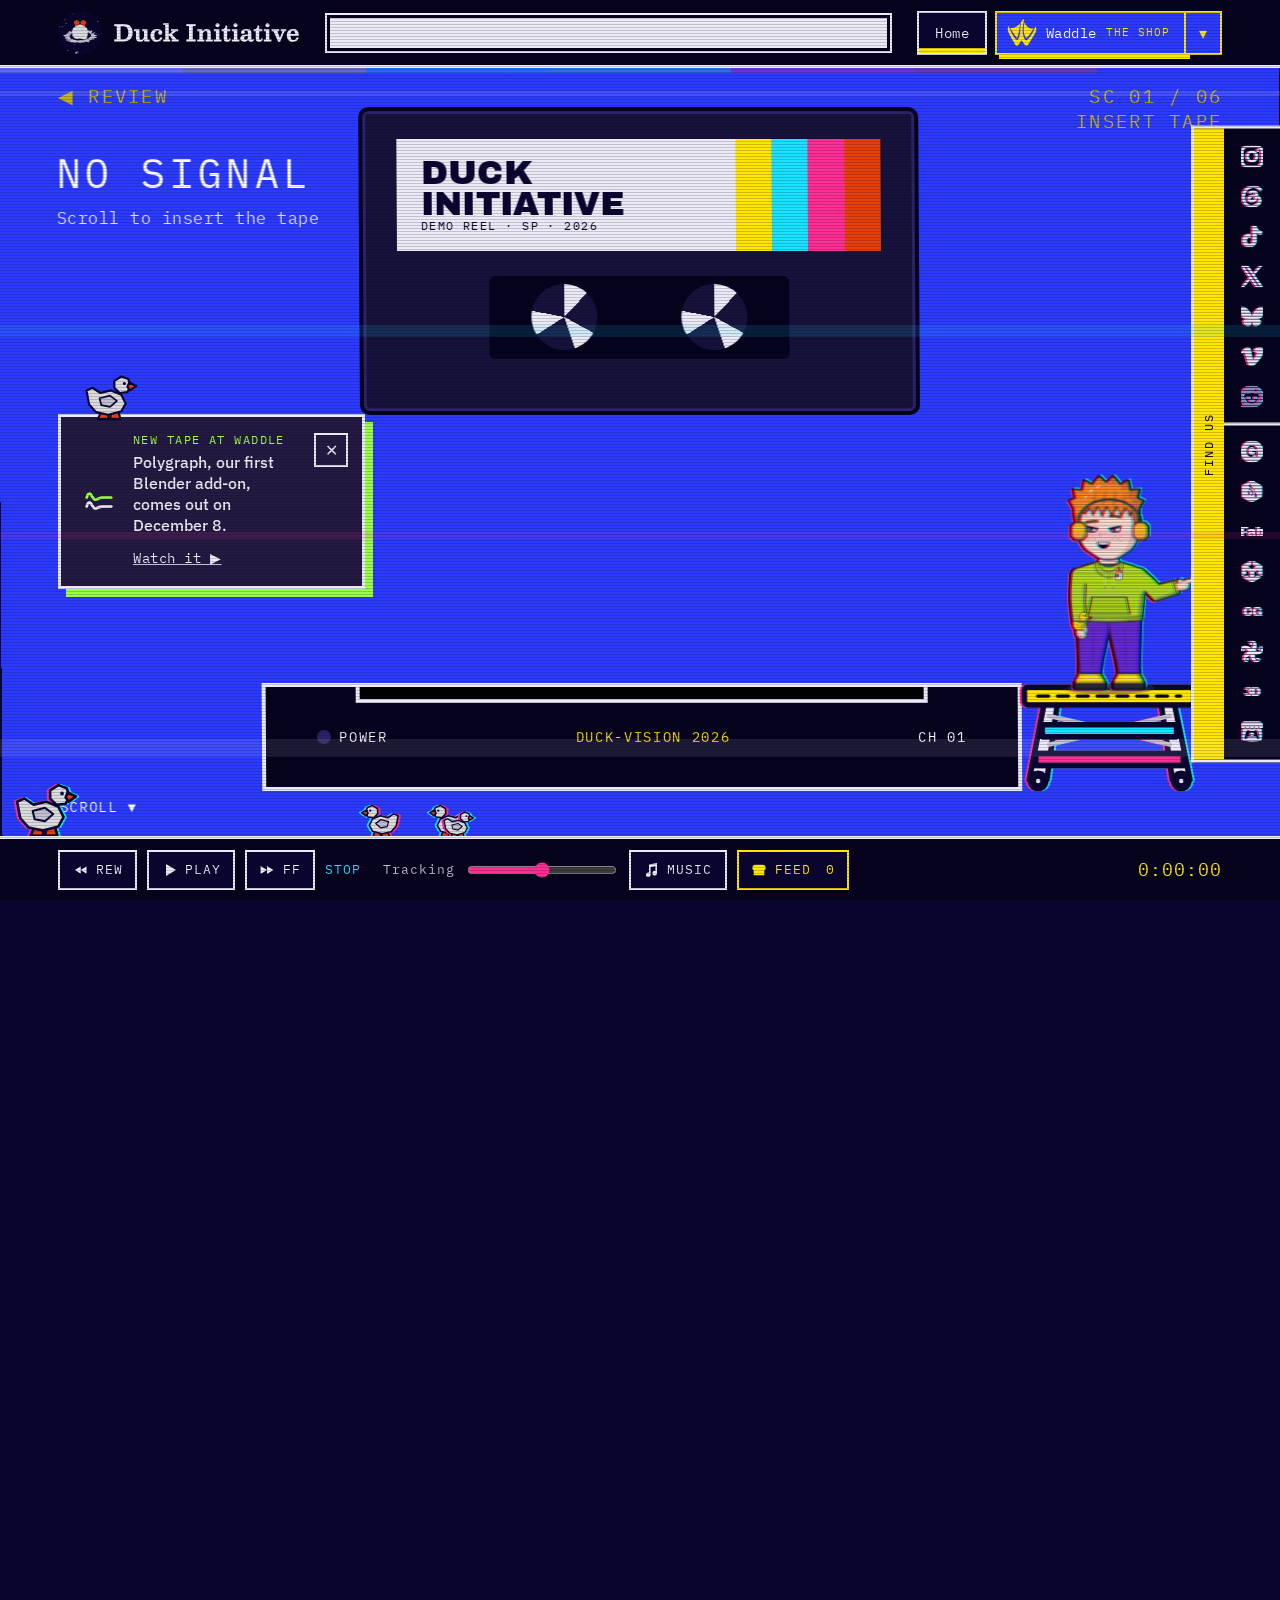
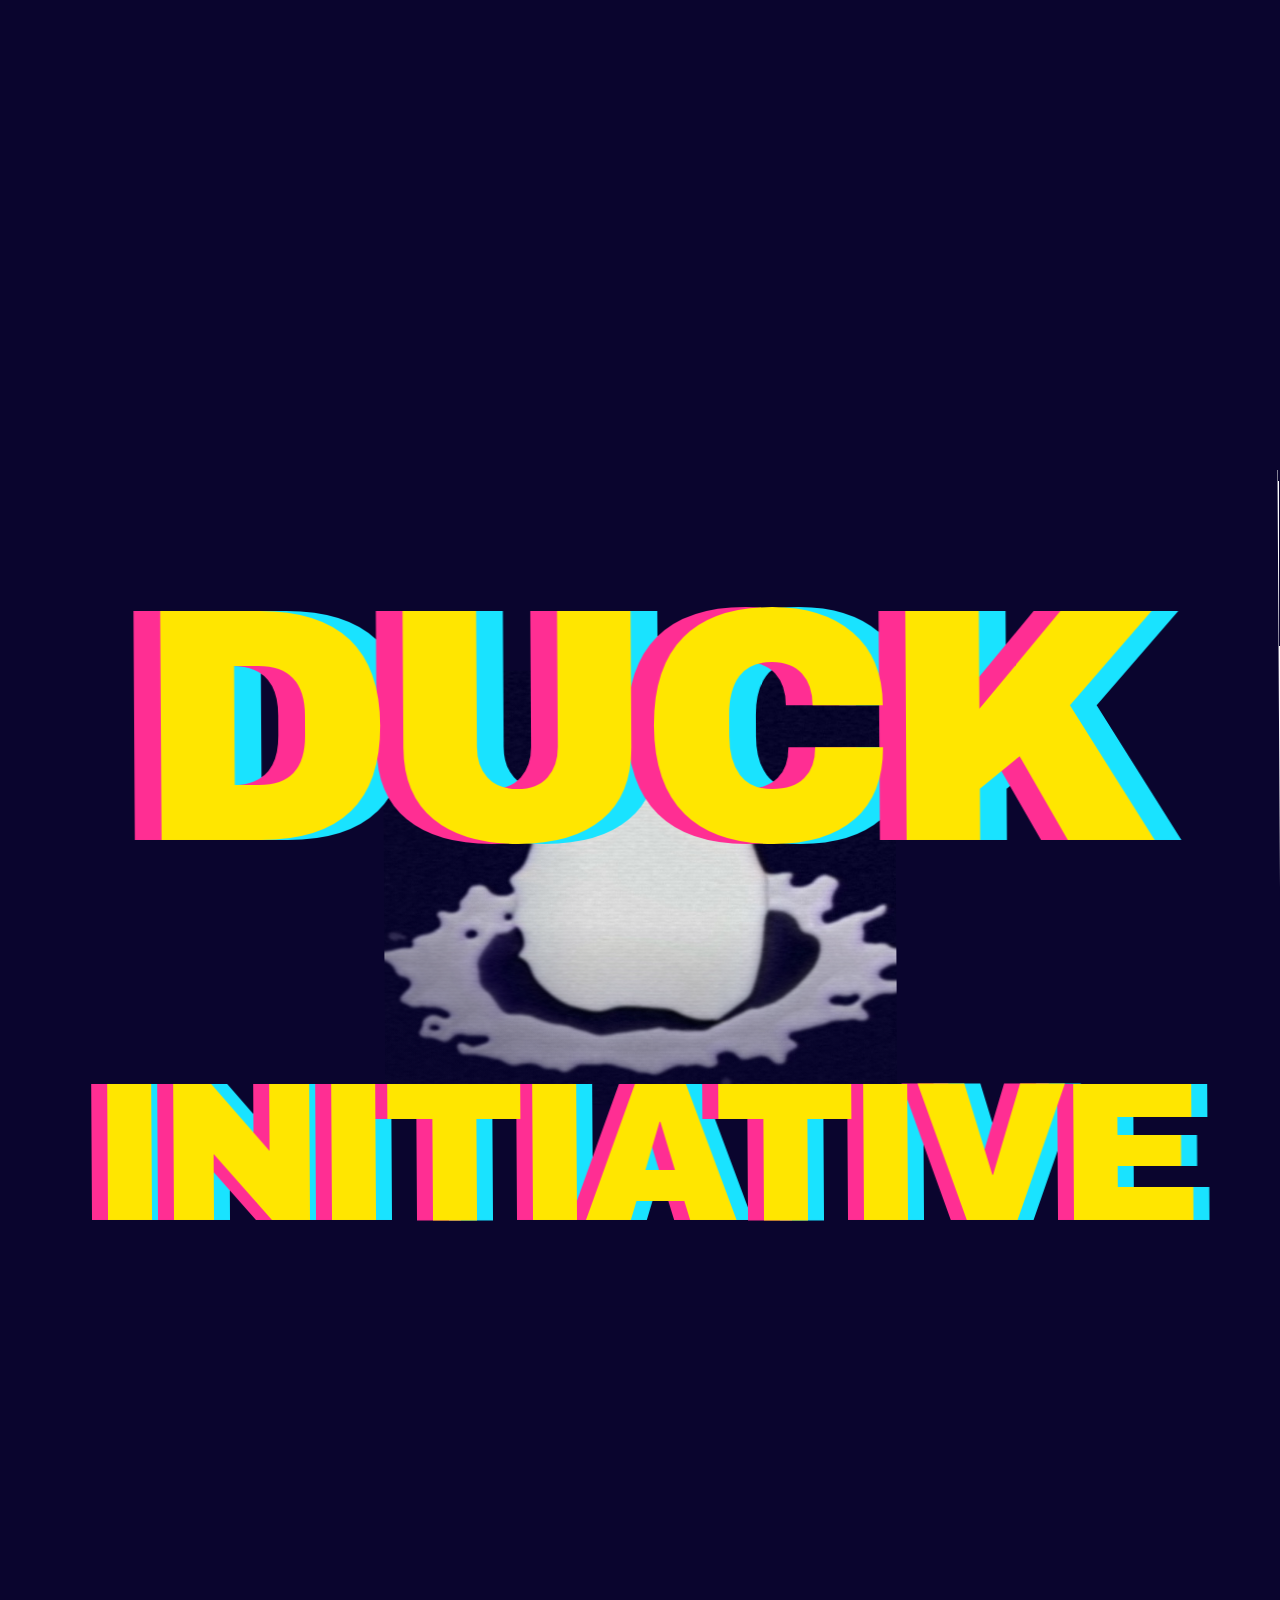
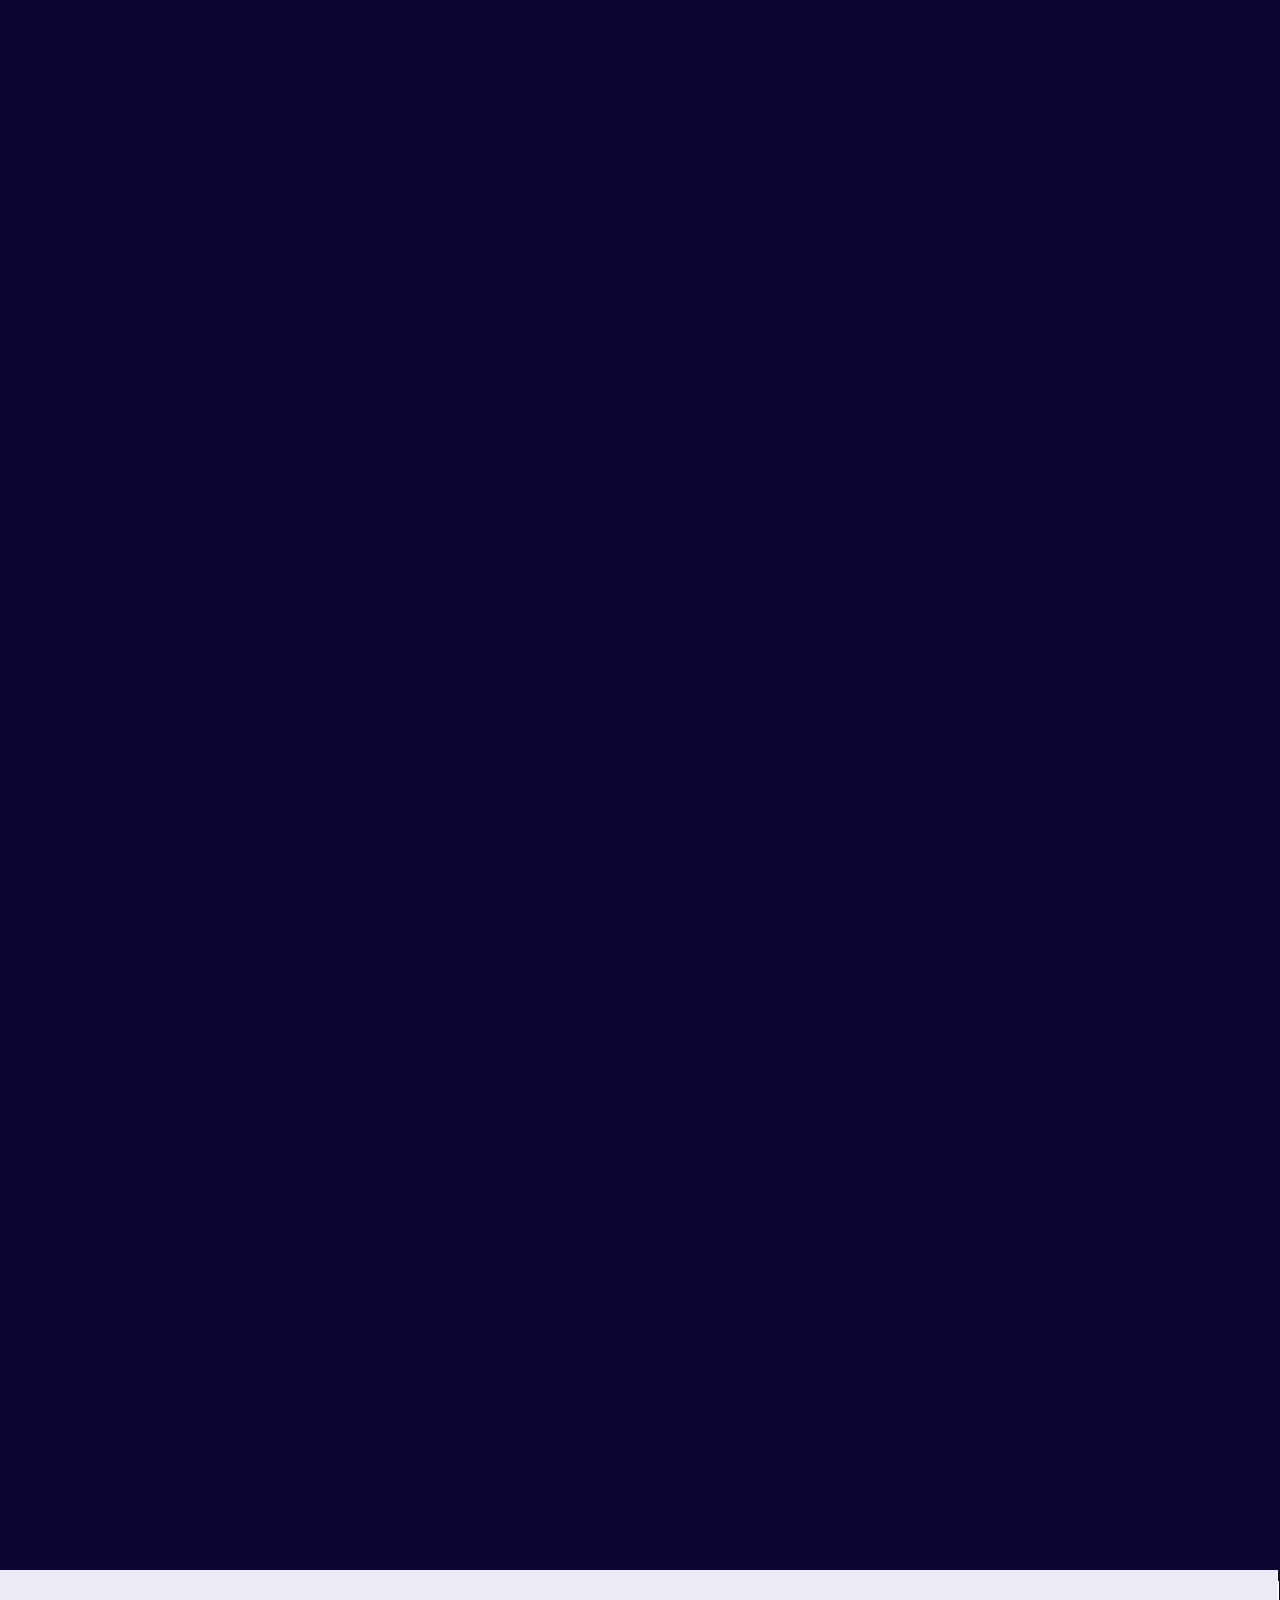
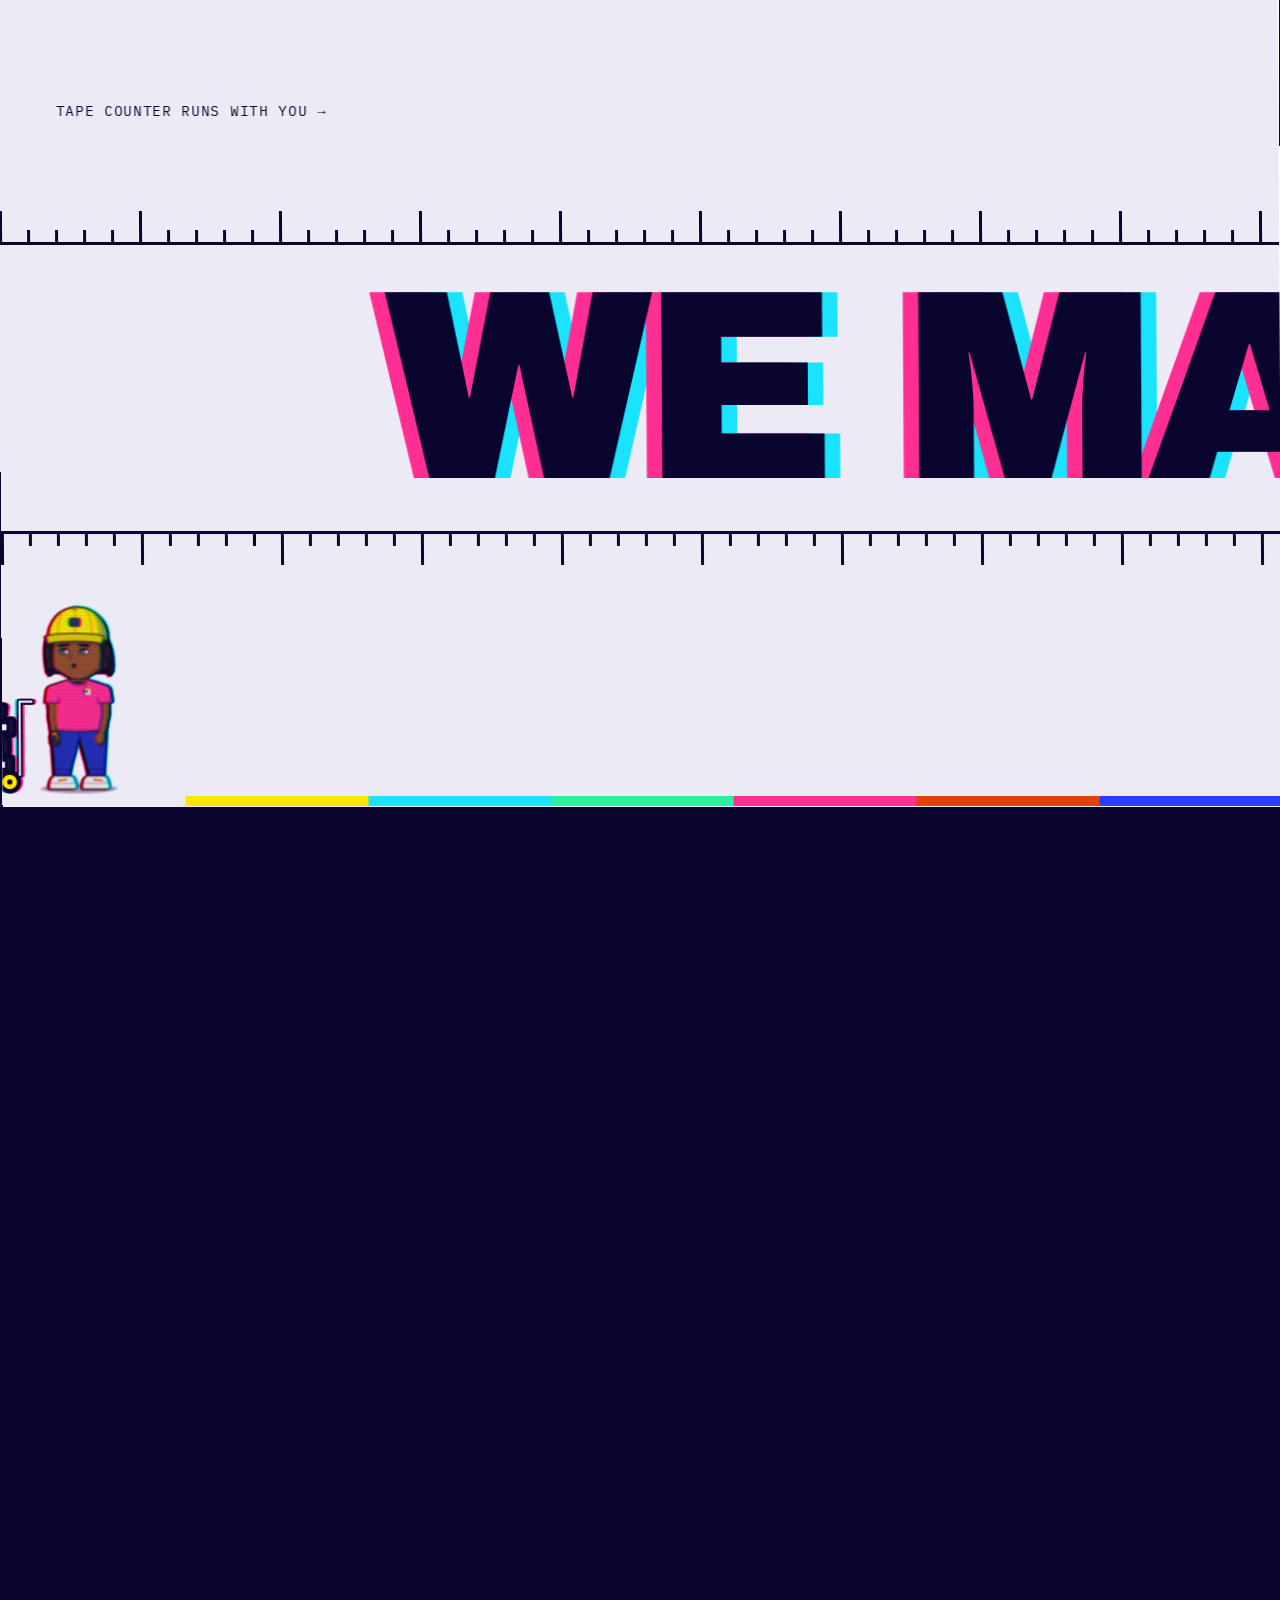
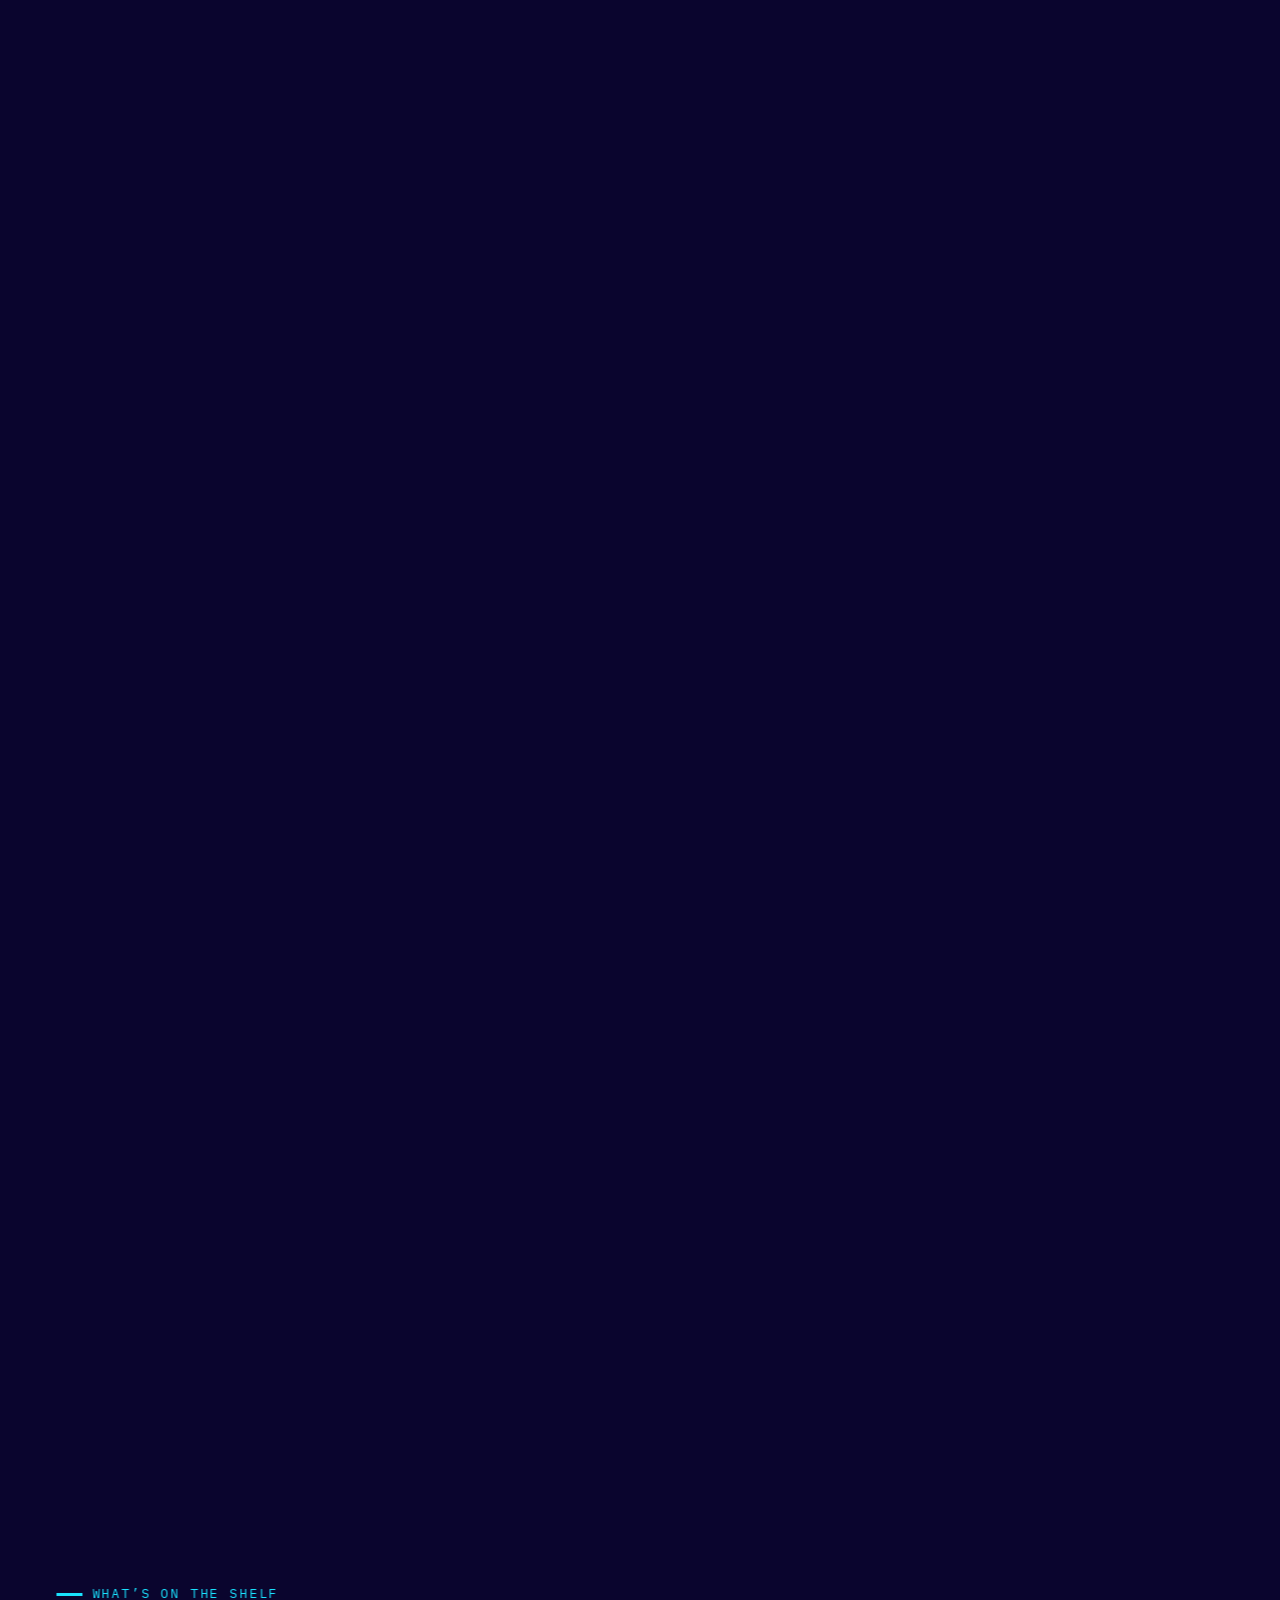
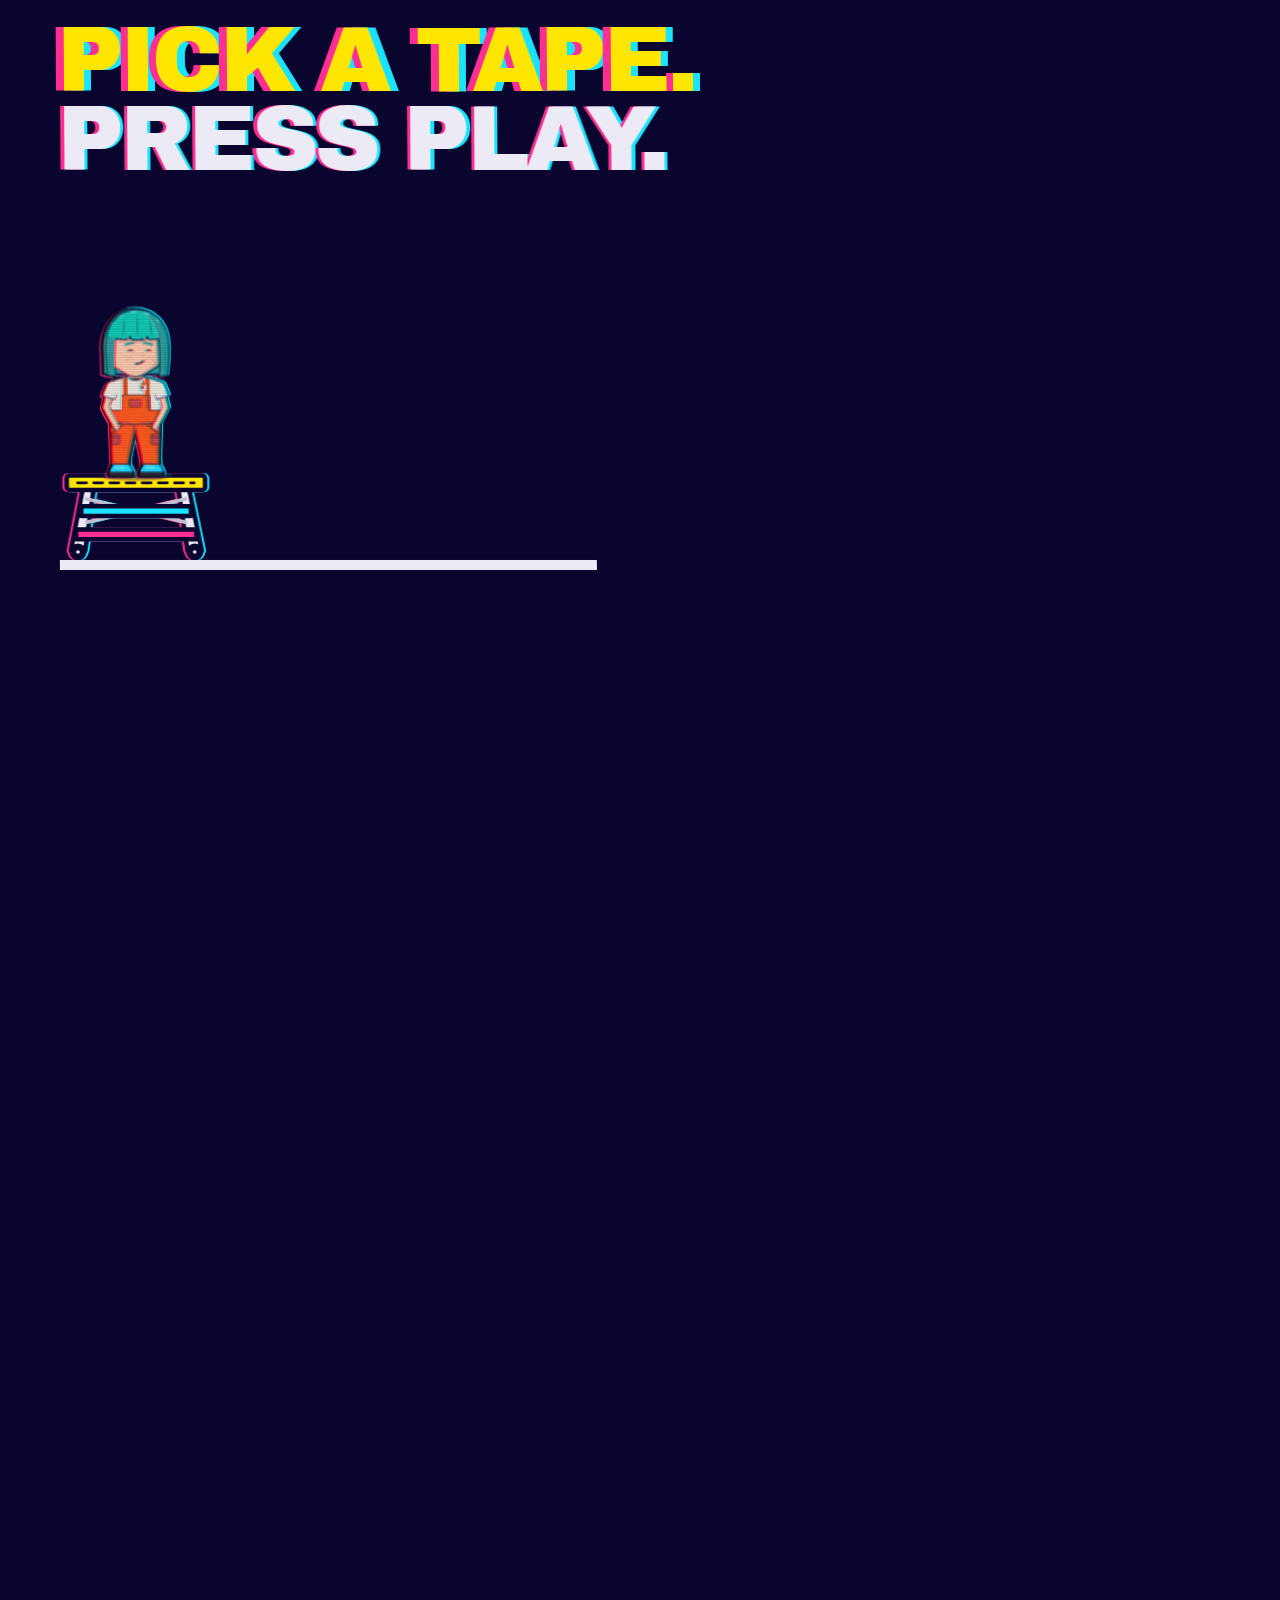
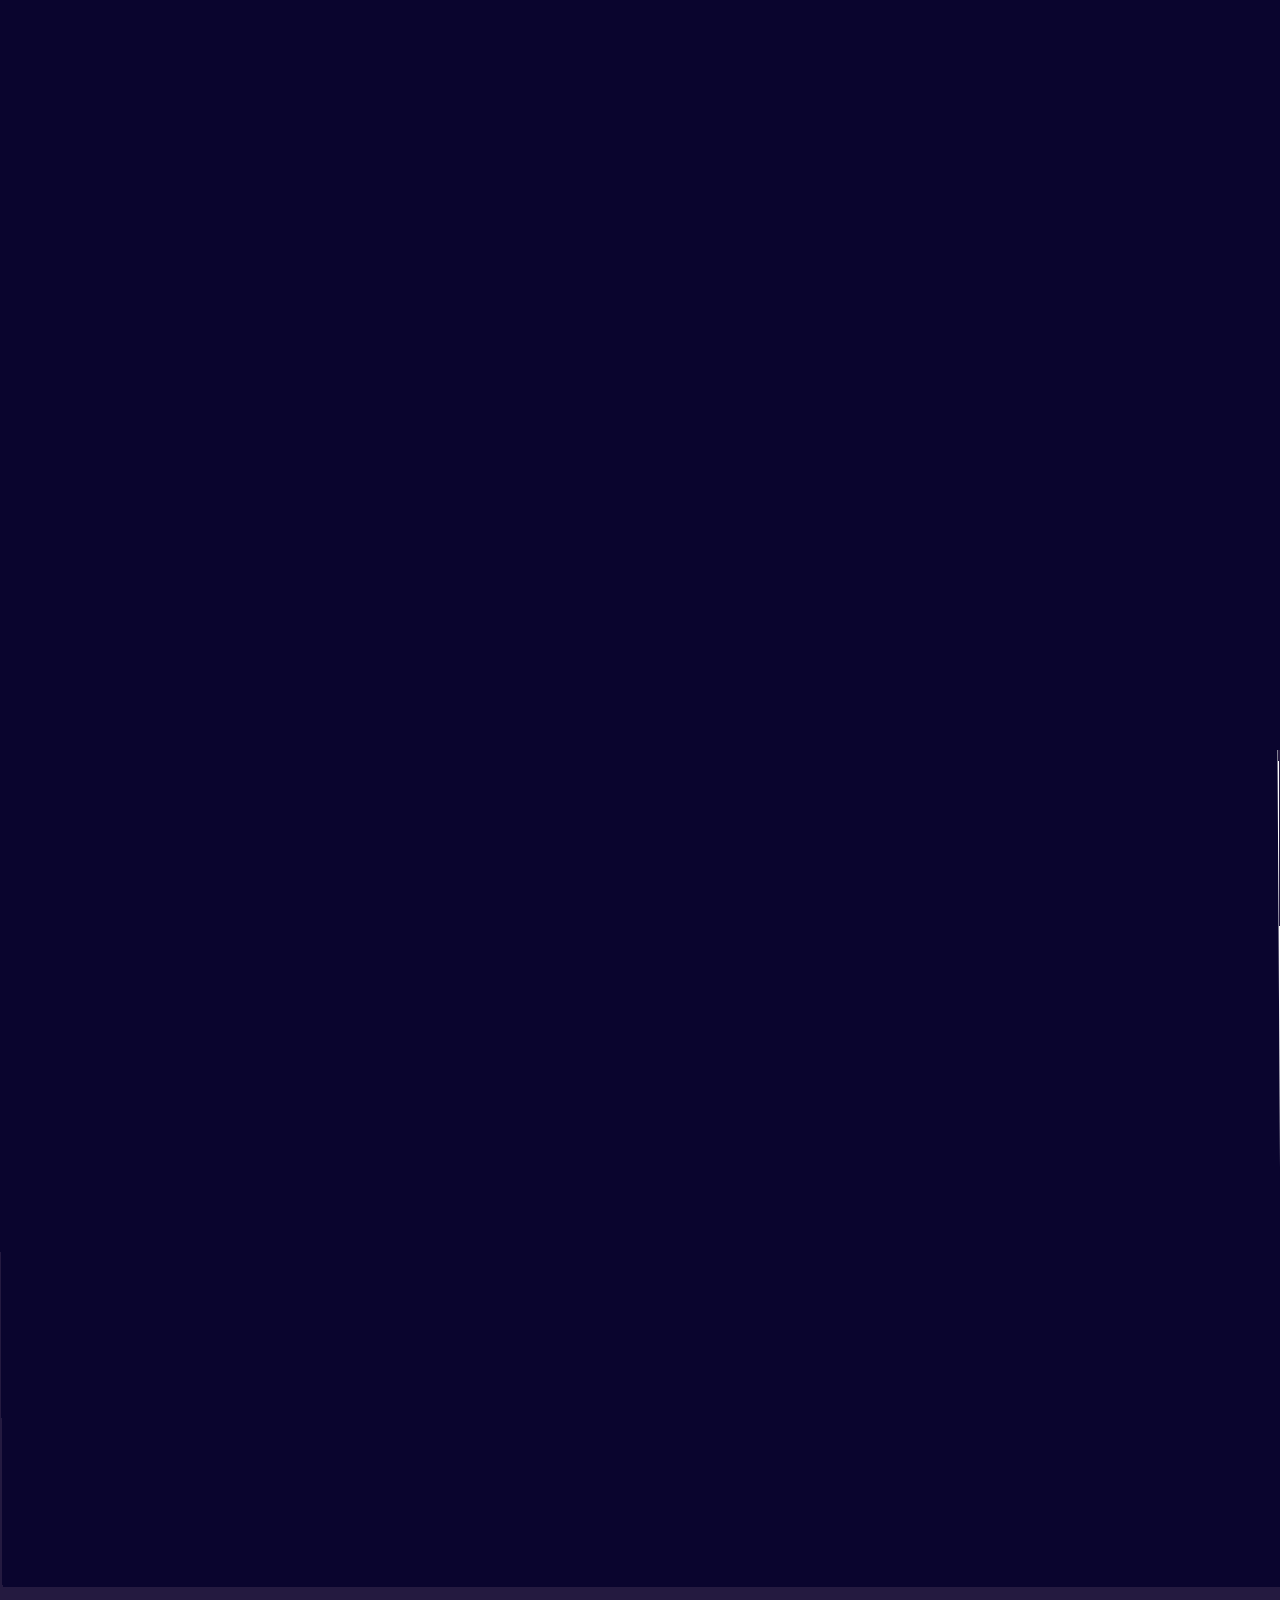
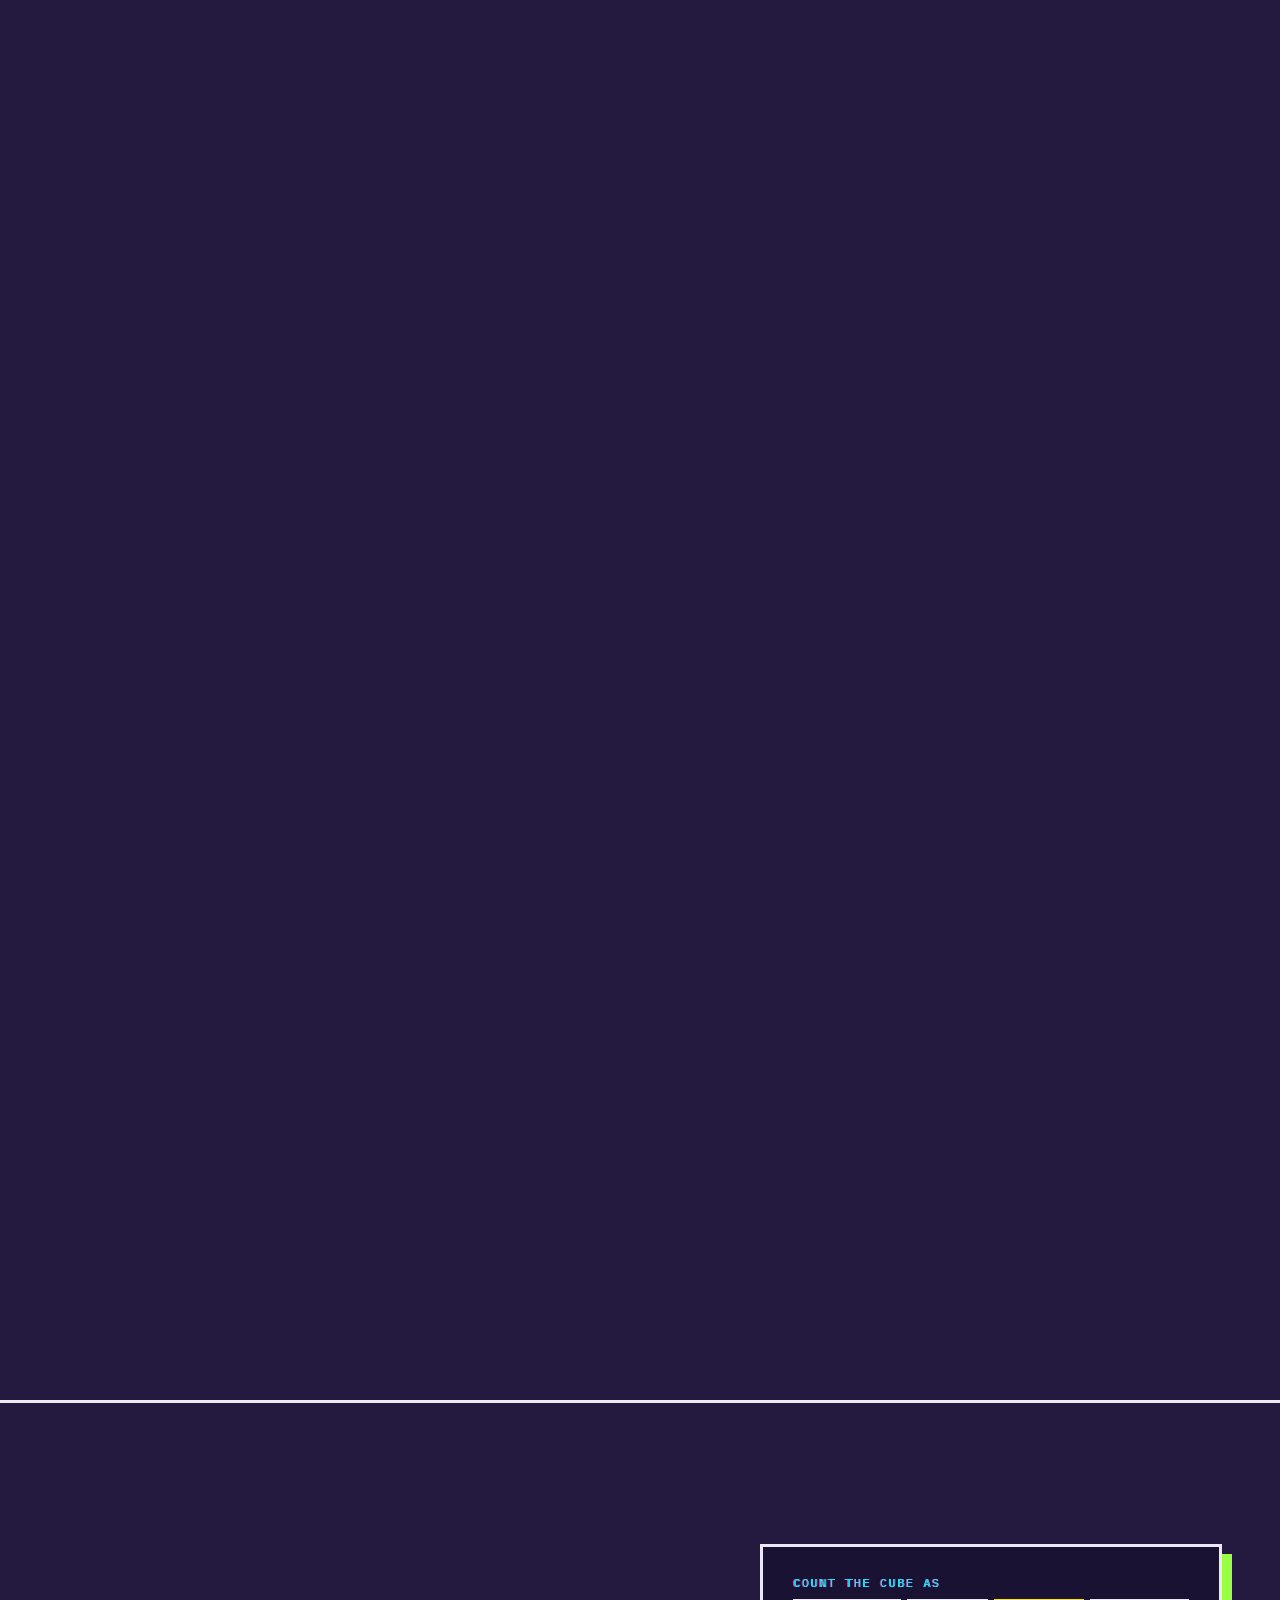
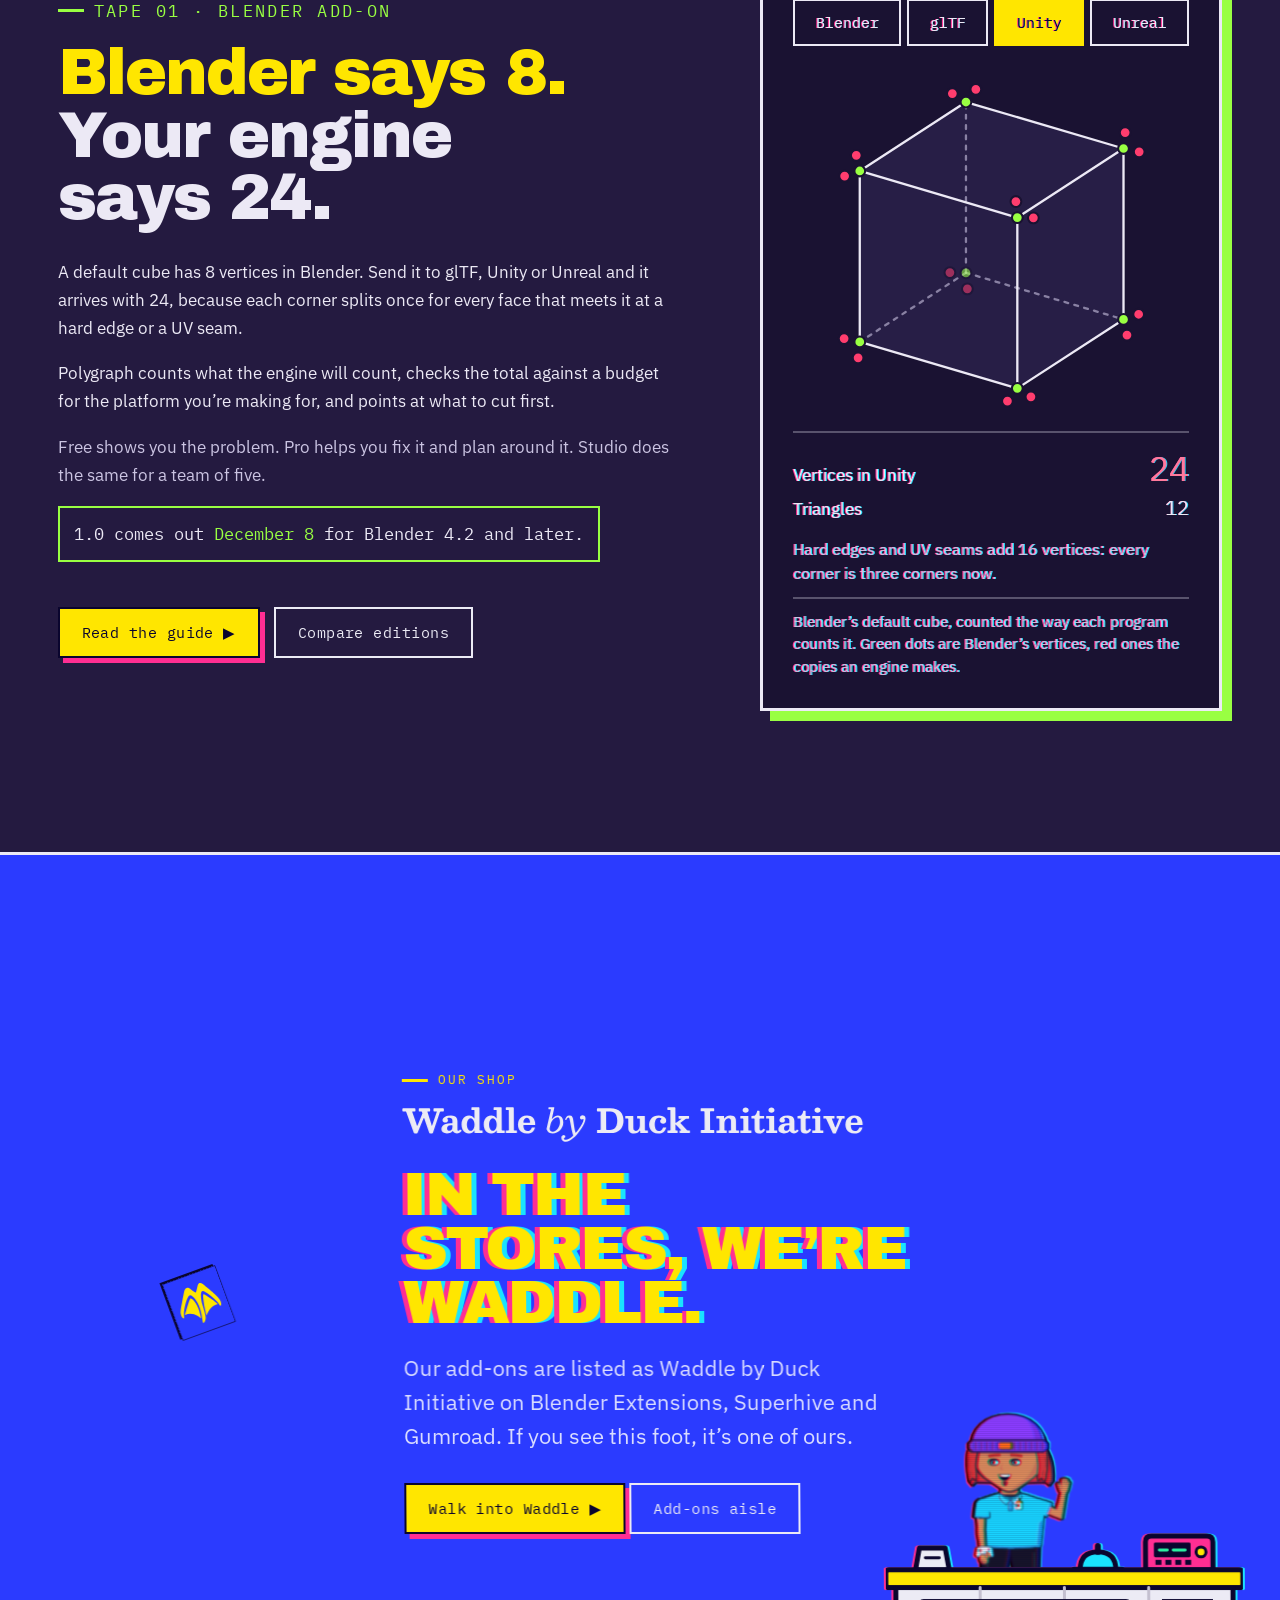
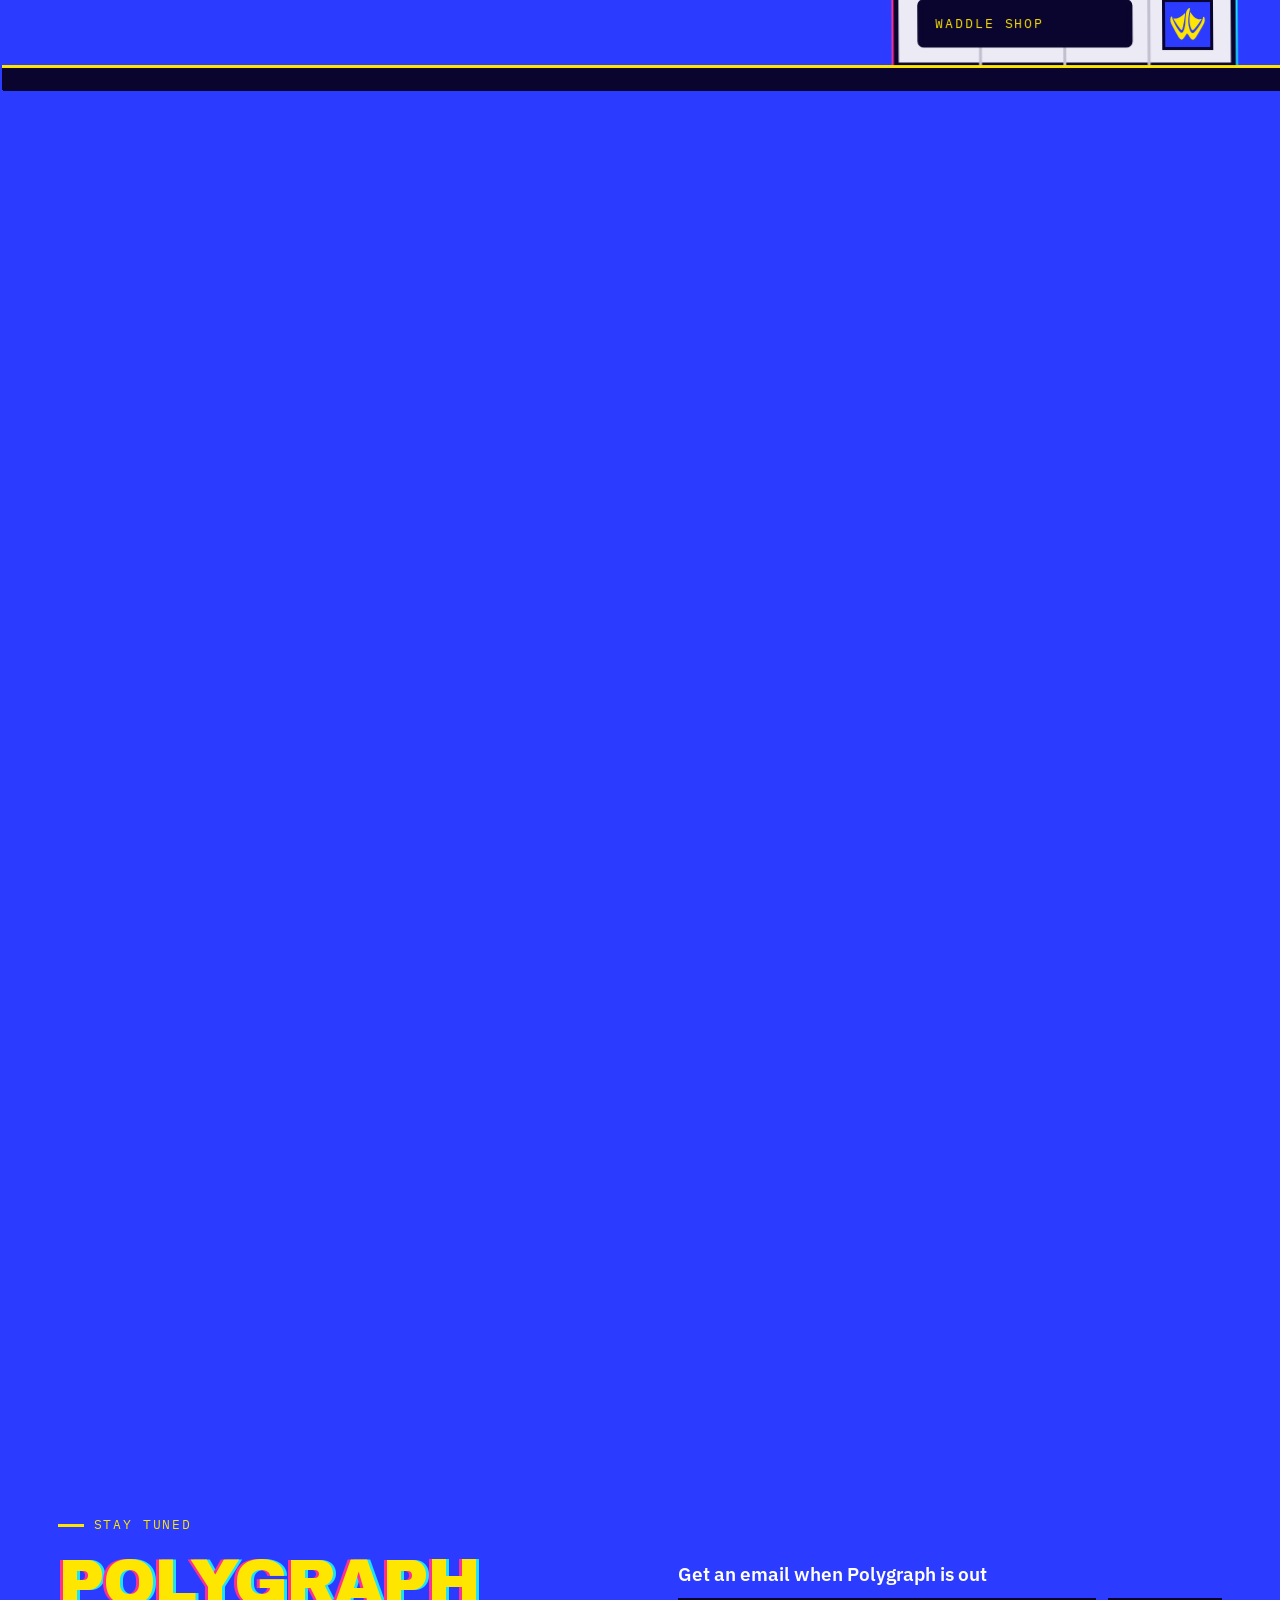
<file: index.html>
<!doctype html>
<html lang="en">
<head>
<meta charset="utf-8">
<meta name="viewport" content="width=device-width, initial-scale=1">
<title>Duck Initiative · Blender add-ons</title>
<meta name="description" content="Duck Initiative is a small studio making add-ons for Blender. The first one, Polygraph, shows the vertex count your game engine will see.">
<link rel="icon" href="favicon.ico" sizes="48x48">
<link rel="icon" href="img/icon-192.png" type="image/png" sizes="192x192">
<link rel="apple-touch-icon" href="apple-touch-icon.png">
<meta name="theme-color" content="#0A052E">
<meta name="color-scheme" content="dark">
<meta property="og:type" content="website">
<meta property="og:site_name" content="Duck Initiative">
<meta property="og:title" content="Duck Initiative">
<meta property="og:description" content="A small studio making add-ons for Blender. The first one is Polygraph.">
<meta property="og:url" content="https://duckinitiative.com/">
<meta property="og:image" content="https://duckinitiative.com/img/og.jpg">
<meta property="og:image:width" content="1200">
<meta property="og:image:height" content="630">
<meta property="og:image:alt" content="The Duck Initiative duck, tail up in a splash, on dark blue">
<meta name="twitter:card" content="summary_large_image">
<link rel="canonical" href="https://duckinitiative.com/">
<link rel="preload" href="assets/fonts/archivo-black.woff2" as="font" type="font/woff2" crossorigin>
<link rel="preload" href="assets/fonts/plex-sans.woff2" as="font" type="font/woff2" crossorigin>
<link rel="preload" href="assets/fonts/plex-mono.woff2" as="font" type="font/woff2" crossorigin>
<script type="application/ld+json">{"@context":"https://schema.org","@graph":[{"@type":"Organization","@id":"https://duckinitiative.com/#org","name":"Duck Initiative","url":"https://duckinitiative.com/","logo":{"@type":"ImageObject","url":"https://duckinitiative.com/img/duck-512.png","width":512,"height":512},"description":"A small studio making add-ons for Blender. Its add-ons are sold under the label Waddle by Duck Initiative.","email":"hello@duckinitiative.com","brand":{"@type":"Brand","@id":"https://duckinitiative.com/#waddle","name":"Waddle by Duck Initiative","url":"https://duckinitiative.com/waddle.html"},"contactPoint":[{"@type":"ContactPoint","contactType":"customer support","email":"support@duckinitiative.com","availableLanguage":"en"},{"@type":"ContactPoint","contactType":"press","email":"hello@duckinitiative.com","availableLanguage":"en"}],"sameAs":["https://waddlebyduck.gumroad.com/","https://superhivemarket.com/creators/waddlebyduck","https://vimeo.com/duckinitiative","https://waddlebyduck.itch.io/","https://www.cgtrader.com/designers/waddlebyduck","https://www.instagram.com/duckinitiative/","https://www.threads.com/@duckinitiative","https://www.tiktok.com/@duckinitiative","https://x.com/duck_initiative","https://bsky.app/profile/duckinitiative.com"]},{"@type":"WebSite","@id":"https://duckinitiative.com/#site","url":"https://duckinitiative.com/","name":"Duck Initiative","inLanguage":"en","publisher":{"@id":"https://duckinitiative.com/#org"}},{"@type":"WebPage","@id":"https://duckinitiative.com/#page","url":"https://duckinitiative.com/","name":"Duck Initiative · Blender add-ons","isPartOf":{"@id":"https://duckinitiative.com/#site"},"about":{"@id":"https://duckinitiative.com/#org"},"mainEntity":{"@id":"https://duckinitiative.com/polygraph/#software"},"inLanguage":"en"},{"@type":"SoftwareApplication","@id":"https://duckinitiative.com/polygraph/#software","name":"Polygraph","alternateName":["Polygraph for Blender","Polygraph by Waddle"],"disambiguatingDescription":"Polygraph for Blender, the Blender add-on by Waddle by Duck Initiative that counts vertices the way game engines import them and checks them against platform polycount budgets. Not related to other software called PolyGraph.","description":"Polygraph is a Blender add-on that shows the vertex count your game engine will really get, checks it against a real platform budget, and tells you what to cut first.","url":"https://duckinitiative.com/polygraph/","image":"https://duckinitiative.com/polygraph/og.png","applicationCategory":"DesignApplication","applicationSubCategory":"Blender add-on","operatingSystem":"Windows, macOS, Linux","softwareRequirements":"Blender 4.2 or later","softwareVersion":"1.0.0","datePublished":"2026-12-08","license":"https://www.gnu.org/licenses/gpl-3.0.html","softwareHelp":{"@type":"CreativeWork","url":"https://duckinitiative.com/polygraph/"},"releaseNotes":"https://duckinitiative.com/polygraph/#changes","author":{"@id":"https://duckinitiative.com/#org"},"publisher":{"@id":"https://duckinitiative.com/#org"},"brand":{"@id":"https://duckinitiative.com/#waddle"},"featureList":["Engine vertex counts for glTF, Unity and Unreal Engine","A verdict against 32 platform budgets, or limits you type in","21 mesh checks","Where to Cut: the changes that would save the most","What If, edit receipts and snapshots (Pro)","In Camera and Pixel Preview (Pro)","HTML, JSON, CSV and Markdown reports","Command line check with JUnit results and a Python API (Studio)"],"offers":[{"@type":"Offer","name":"Polygraph Free","price":"0","priceCurrency":"USD","url":"https://waddlebyduck.gumroad.com/l/polygraph-free","availabilityStarts":"2026-12-08","seller":{"@id":"https://duckinitiative.com/#org"}},{"@type":"Offer","name":"Polygraph Pro","price":"19","priceCurrency":"USD","url":"https://waddlebyduck.gumroad.com/l/polygraph","availabilityStarts":"2026-12-08","seller":{"@id":"https://duckinitiative.com/#org"},"description":"For one person. $25 from January 12, 2027.","priceValidUntil":"2027-01-11"},{"@type":"Offer","name":"Polygraph Studio","price":"249","priceCurrency":"USD","url":"https://waddlebyduck.gumroad.com/l/polygraph","availabilityStarts":"2026-12-08","seller":{"@id":"https://duckinitiative.com/#org"},"description":"For a team of five. $329 from January 12, 2027.","priceValidUntil":"2027-01-11"}]}]}</script>
<link rel="stylesheet" href="assets/css/site.css">
<link rel="stylesheet" href="assets/css/story.css">
<link rel="stylesheet" href="assets/css/extras.css">
<script data-goatcounter="https://duckinitiative.goatcounter.com/count" async src="/assets/js/count.js"></script>
<script defer src="/assets/js/clicks.js"></script>
</head>
<body data-no-boot data-page="home" data-notify>
<main>
  <!-- 00: insert the tape -->
  <section id="s-insert" data-scene="INSERT TAPE" aria-label="Insert tape">
    <div class="pin">
      <p class="nosig">NO SIGNAL<small>Scroll to insert the tape</small></p>
      <div class="chute" aria-hidden="true">
        <div class="cass"><div class="lbl"><b>DUCK<br>INITIATIVE</b><span>DEMO REEL · SP · 2026</span><i></i></div><div class="win"><i></i><i></i></div></div>
      </div>
      <div class="vcr" aria-hidden="true"><span><i class="lamp"></i>POWER</span><b>DUCK-VISION 2026</b><span>CH 01</span></div>
      <div class="flash" aria-hidden="true"><i style="background:#ECEBF5"></i><i style="background:#FFE600"></i><i style="background:#19E3FF"></i><i style="background:#2BF0A0"></i><i style="background:#FF2E93"></i><i style="background:#E63F0A"></i><i style="background:#2B3BFF"></i></div>
      <button data-worker="rewinder" data-pose="point" data-facing="left"></button>
      <div class="prop steps stool" aria-hidden="true"></div>
      <span class="scroll-hint" aria-hidden="true">SCROLL ▼</span>
    </div>
  </section>

  <!-- 01: title card. The name parts like curtains and the screen takes over -->
  <section id="s-title" data-scene="TITLE" aria-label="Duck Initiative">
    <div class="pin hero">
      <div class="tvbox">
        <video muted loop playsinline preload="none" data-poster="assets/brand/duck-initiative-hero-1920x1080.jpg" data-src="assets/brand/duck-loop.mp4" width="1920" height="1080" aria-hidden="true" tabindex="-1"></video>
        <noscript><img class="poster" src="assets/brand/duck-initiative-hero-1920x1080.jpg" alt="" width="1920" height="1080"></noscript>
      </div>
      <p class="huge a" aria-hidden="true">Duck</p>
      <p class="huge b" aria-hidden="true">Initiative</p>
      <span class="osd tr" aria-hidden="true">SP<br>TAP THE SCREEN</span>
      <div class="hero-copy">
        <h1 class="sr">Duck Initiative</h1>
        <p class="tag">Add-ons, assets and games. <span class="split">Fresh off the tape.</span></p>
        <p class="hero-news"><a href="#cube" data-after="Our first, Polygraph, is out now. ▶">Our first, Polygraph, comes out on December&nbsp;8. ▶</a></p>
        <div class="cta">
          <a class="btn" href="#shelf">▶ Keep scrolling</a>
          <a class="btn ghost" href="waddle.html" data-ch>Sold at Waddle ▶</a>
        </div>
      </div>
      <button data-worker="operator" data-pose="tablet" data-facing="left"></button>
      <div class="prop desk" aria-hidden="true"><span>Control desk</span></div>
    </div>
  </section>

  <!-- 02: the runway. Words run sideways, the courier runs with you -->
  <section id="s-run" data-scene="WHAT WE MAKE" aria-label="What we make">
    <div class="pin">
      <span class="cap" aria-hidden="true">Tape counter runs with you →</span>
      <div class="ruler" aria-hidden="true"></div>
      <p class="run-line">We make <span>▶</span> Blender add-ons <span>●</span> <u>assets</u> <span>●</span> mobile games <span>●</span> <u>PC games</u> <span>●</span> and sell them at Waddle.</p>
      <div class="ruler b" aria-hidden="true"></div>
      <button data-worker="courier" data-pose="stand" data-facing="right"></button>
      <div class="run-floor" aria-hidden="true"><i style="background:#ECEBF5"></i><i style="background:#FFE600"></i><i style="background:#19E3FF"></i><i style="background:#2BF0A0"></i><i style="background:#FF2E93"></i><i style="background:#E63F0A"></i><i style="background:#2B3BFF"></i></div>
    </div>
  </section>

  <!-- 03: the shelf. Tapes drop in as you scroll -->
  <section id="shelf" data-scene="PICK A TAPE">
    <div class="pin">
      <p class="eyebrow">What’s on the shelf</p>
      <h2>Pick a tape. <em>Press play.</em></h2>
      <div class="shelf-wrap">
        <div class="shelf" role="group" aria-label="Tapes: pick one to play it on the screen">
          <div class="prop steps" aria-hidden="true"></div>
          <button data-worker="clerk" data-pose="pockets" data-facing="right"></button>
          <button class="tape" type="button" aria-pressed="false" data-tape="addons" data-osd="CH 02 ▶" data-say="Good pick. That one is finished." style="--i:0;--c:#FFE600;--h:300px">Add-ons<small>01</small></button>
          <button class="tape" type="button" aria-pressed="false" data-tape="assets" data-osd="CH 03 ●REC" data-say="Still recording. Soon." style="--i:1;--c:#19E3FF;--h:270px">Assets<small>02</small></button>
          <button class="tape" type="button" aria-pressed="false" data-tape="mobile" data-osd="CH 04 ●REC" data-say="Not rewound yet." style="--i:2;--c:#FF2E93;--k:#0A052E;--h:310px">Mobile games<small>03</small></button>
          <button class="tape" type="button" aria-pressed="false" data-tape="pc" data-osd="CH 05 ●REC" data-say="That one is a long tape." style="--i:3;--c:#E63F0A;--k:#0A052E;--h:284px">PC games<small>04</small></button>
        </div>
        <div class="tv" role="region" aria-label="The tape now playing" aria-live="polite" data-osd="CH 02 ▶"></div>
      </div>
    </div>
    <template id="ch-addons"><span class="state">NOW PLAYING</span><h3>Blender add-ons</h3><p>One tape so far, and it is a good one: Polygraph, our first Blender add-on. Recording next: Dancefloor, Abandonify and Proxyforge.</p><a class="btn" href="addons.html" data-ch>Get it at Waddle ▶</a></template>
    <template id="ch-assets"><span class="state rec">RECORDING</span><h3>Assets</h3><p>Models, materials and bits you can drop straight into a scene. Nothing on the shelf yet.</p></template>
    <template id="ch-mobile"><span class="state rec">RECORDING</span><h3>Mobile games</h3><p>Small games for small screens. Still in the recorder.</p></template>
    <template id="ch-pc"><span class="state rec">RECORDING</span><h3>PC games</h3><p>Bigger tapes take longer. This one is not ready to show.</p></template>
  </section>

  <!-- 04: Polygraph. Scrolling disturbs the needle; stopping settles it -->
  <section class="pg" id="polygraph" data-scene="POLYGRAPH">
    <div class="pin">
      <div class="pg-grid">
        <div>
          <p class="eyebrow">Now playing · Blender add-on · at Waddle</p>
          <img class="logo" src="assets/brand/polygraph-logo-dark.svg" alt="Polygraph" width="599" height="105" loading="lazy" decoding="async">
          <h2>Two lines that settle.</h2>
          <p class="lede">A polygraph needle jumps when something is off and goes still when the answer is true. Keep scrolling and watch it jump. Stop, and it tells the truth.</p>
          <a class="btn" href="#cube">What it does ▼</a>
        </div>
        <div class="needle" data-needle>
          <svg viewBox="0 0 600 200" role="img" aria-label="Two chart lines that wobble while you scroll and settle when you stop">
            <path class="pen"/><path class="ink"/>
          </svg>
          <div class="read"><b>= settled</b><span>Scroll, move or click to disturb it</span></div>
          <p class="meter" aria-hidden="true">= you stopped. It settles.</p>
        </div>
      </div>
      <button data-worker="inspector" data-pose="arms" data-facing="left"></button>
      <div class="prop bench" aria-hidden="true"><span>Needle lab</span></div>
    </div>
  </section>


  <!-- 04b: what Polygraph is for, in one cube -->
  <section class="pitch" id="cube" aria-labelledby="pg-title">
    <div class="pitch-grid">
      <div class="pitch-copy">
        <p class="eyebrow">Tape 01 · Blender add-on</p>
        <h2 id="pg-title">Blender says 8. <span>Your engine says 24.</span></h2>
        <p>A default cube has 8 vertices in Blender. Send it to glTF, Unity or Unreal and it arrives with 24, because each corner splits once for every face that meets it at a hard edge or a UV seam.</p>
        <p>Polygraph counts what the engine will count, checks the total against a budget for the platform you’re making for, and points at what to cut first.</p>
        <p class="eds">Free shows you the problem. Pro helps you fix it and plan around it. Studio does the same for a team of five.</p>
        <p class="when" data-after="1.0 is out now for Blender 4.2 and later.">1.0 comes out <b>December 8</b> for Blender 4.2 and later.</p>
        <div class="cta"><a class="btn" href="polygraph/">Read the guide ▶</a> <a class="btn ghost" href="polygraph/#editions">Compare editions</a></div>
      </div>
      <figure class="demo split" id="demo">
        <fieldset class="engines"><legend>Count the cube as</legend>
          <label><input type="radio" name="engine" value="blender">Blender</label>
          <label><input type="radio" name="engine" value="glTF">glTF</label>
          <label><input type="radio" name="engine" value="Unity" checked>Unity</label>
          <label><input type="radio" name="engine" value="Unreal">Unreal</label>
        </fieldset>
        <svg class="cube" viewBox="-129 -138 257 275" role="img" aria-labelledby="cube-cap">
<polygon class="face" points="20.0,-21.5 102.7,-75.3 102.7,57.8 20.0,111.5"/>
<polygon class="face" points="-20.0,-111.5 102.7,-75.3 20.0,-21.5 -102.7,-57.8"/>
<polygon class="face" points="-102.7,-57.8 20.0,-21.5 20.0,111.5 -102.7,75.3"/>
<line class="edge back" x1="-20.0" y1="21.5" x2="-102.7" y2="75.3"/>
<line class="edge back" x1="-20.0" y1="21.5" x2="-20.0" y2="-111.5"/>
<line class="edge back" x1="-20.0" y1="21.5" x2="102.7" y2="57.8"/>
<line class="edge" x1="-102.7" y1="75.3" x2="-102.7" y2="-57.8"/>
<line class="edge" x1="-102.7" y1="75.3" x2="20.0" y2="111.5"/>
<line class="edge" x1="-20.0" y1="-111.5" x2="-102.7" y2="-57.8"/>
<line class="edge" x1="-20.0" y1="-111.5" x2="102.7" y2="-75.3"/>
<line class="edge" x1="-102.7" y1="-57.8" x2="20.0" y2="-21.5"/>
<line class="edge" x1="102.7" y1="57.8" x2="20.0" y2="111.5"/>
<line class="edge" x1="102.7" y1="57.8" x2="102.7" y2="-75.3"/>
<line class="edge" x1="20.0" y1="111.5" x2="20.0" y2="-21.5"/>
<line class="edge" x1="102.7" y1="-75.3" x2="20.0" y2="-21.5"/>
<g class="corner back" transform="translate(-20.0 21.5)"><circle class="v" r="4.2"/><circle class="v extra" r="4.2" style="--dx:1.1px;--dy:12.5px"/><circle class="v extra" r="4.2" style="--dx:-12.5px;--dy:-0.2px"/></g>
<g class="corner" transform="translate(-102.7 75.3)"><circle class="v" r="4.2"/><circle class="v extra" r="4.2" style="--dx:-1.3px;--dy:12.4px"/><circle class="v extra" r="4.2" style="--dx:-12.2px;--dy:-2.6px"/></g>
<g class="corner" transform="translate(-20.0 -111.5)"><circle class="v" r="4.2"/><circle class="v extra" r="4.2" style="--dx:-10.6px;--dy:-6.6px"/><circle class="v extra" r="4.2" style="--dx:7.7px;--dy:-9.9px"/></g>
<g class="corner" transform="translate(-102.7 -57.8)"><circle class="v" r="4.2"/><circle class="v extra" r="4.2" style="--dx:-11.8px;--dy:4.0px"/><circle class="v extra" r="4.2" style="--dx:-2.7px;--dy:-12.2px"/></g>
<g class="corner" transform="translate(102.7 57.8)"><circle class="v" r="4.2"/><circle class="v extra" r="4.2" style="--dx:11.8px;--dy:-4.0px"/><circle class="v extra" r="4.2" style="--dx:2.7px;--dy:12.2px"/></g>
<g class="corner" transform="translate(20.0 111.5)"><circle class="v" r="4.2"/><circle class="v extra" r="4.2" style="--dx:10.6px;--dy:6.6px"/><circle class="v extra" r="4.2" style="--dx:-7.7px;--dy:9.9px"/></g>
<g class="corner" transform="translate(102.7 -75.3)"><circle class="v" r="4.2"/><circle class="v extra" r="4.2" style="--dx:1.3px;--dy:-12.4px"/><circle class="v extra" r="4.2" style="--dx:12.2px;--dy:2.6px"/></g>
<g class="corner" transform="translate(20.0 -21.5)"><circle class="v" r="4.2"/><circle class="v extra" r="4.2" style="--dx:-1.1px;--dy:-12.5px"/><circle class="v extra" r="4.2" style="--dx:12.5px;--dy:0.2px"/></g>
</svg>
        <div class="readout" aria-live="polite">
          <div class="r main"><span id="vlabel">Vertices in Unity</span><span class="n" id="vcount">24</span></div>
          <div class="r"><span>Triangles</span><span class="n">12</span></div>
          <p class="cut" id="vnote">Hard edges and UV seams add 16 vertices: every corner is three corners now.</p>
        </div>
        <figcaption id="cube-cap">Blender’s default cube, counted the way each program counts it. Green dots are Blender’s vertices, red ones the copies an engine makes.</figcaption>
      </figure>
    </div>
  </section>

  <!-- 05: Waddle. The tape goes over the counter -->
  <section class="waddle" id="waddle" data-scene="WADDLE">
    <div class="pin">
      <div class="waddle-grid">
        <img class="tile" src="assets/brand/waddle-mark-tile-site-duo.svg" alt="The Waddle mark: a duck’s foot drawn as a W" width="300" height="300" loading="lazy" decoding="async">
        <div>
          <p class="eyebrow">Our shop</p>
          <img class="word" src="assets/brand/waddle-by-duck-initiative-wordmark-light.svg" alt="Waddle by Duck Initiative" width="1379" height="106" loading="lazy" decoding="async">
          <h2>In the stores, we’re Waddle.</h2>
          <p class="lede">Our add-ons are listed as Waddle by Duck Initiative on Blender Extensions, Superhive and Gumroad. If you see this foot, it’s one of ours.</p>
          <div class="cta"><a class="btn" href="waddle.html" data-ch>Walk into Waddle ▶</a> <a class="btn ghost" href="addons.html" data-ch>Add-ons aisle</a></div>
        </div>
      </div>
      <div class="cass" aria-hidden="true"><div class="lbl"><b>POLYGRAPH</b><span>TAPE 01</span><i></i></div><div class="win"><i></i><i></i></div></div>
      <div class="counter" aria-hidden="true"></div>
      <button data-worker="shopkeeper" data-pose="wave" data-facing="left"></button>
      <div class="prop till" aria-hidden="true"><span>Waddle shop</span></div>
    </div>
  </section>

  <!-- 06: stay tuned. Sign-up, contact, privacy -->
  <section class="tune" id="news" aria-labelledby="tune-title">
    <div class="tune-grid">
      <div>
        <p class="eyebrow">Stay tuned</p>
        <h2 id="tune-title" data-after="Polygraph is out now.">Polygraph comes out on December&nbsp;8.</h2>
      </div>
      <form class="signup" action="https://buttondown.com/api/emails/embed-subscribe/duckinitiative" method="post">
        <label for="email" data-after="Get an email when we ship something new">Get an email when Polygraph is out</label>
        <div class="row"><input type="email" id="email" name="email" required autocomplete="email" spellcheck="false" placeholder="you@example.com"><input type="hidden" name="embed" value="1"><button class="btn" type="submit">Sign up</button></div>
        <p class="fine">Only release news, a few times a year. <a href="#privacy">Where your address goes</a></p>
      </form>
    </div>
  </section>

  <section class="desk-info" id="contact" aria-labelledby="contact-title">
    <div class="info-grid">
      <div>
        <h2 id="contact-title">Write to us</h2>
        <dl>
          <div><dt>Help with an add-on</dt><dd><a href="mailto:support@duckinitiative.com">support@duckinitiative.com</a></dd></div>
          <div><dt>Anything else</dt><dd><a href="mailto:hello@duckinitiative.com">hello@duckinitiative.com</a></dd></div>
          <div><dt>Writing about Polygraph?</dt><dd><a href="polygraph/press/">Logos, screenshots and facts</a></dd></div>
        </dl>
      </div>
      <div id="privacy">
        <h2>Privacy</h2>
        <p>This site sets no cookies, and everything on it is served from here. We count visits with GoatCounter, which keeps no personal data and can’t follow you to other sites. GitHub Pages, which hosts it, keeps ordinary server logs.</p>
        <p>If you sign up for email, your address is kept by Buttondown, the service that sends it. We use it for release news and nothing else, and every email has a link to unsubscribe.</p>
      </div>
    </div>
  </section>
</main>

<footer class="end">
  <div class="rewind-row">
    <button class="rewind" data-rewind>Be kind,<br>rewind. ◀◀</button>
    <div class="rewind-post"><button data-worker="rewinder" data-pose="point" data-facing="left"></button><div class="machine" aria-hidden="true"><i></i><i></i><span>Rewinder</span></div></div>
  </div>
  <div class="meta"><span><a href="polygraph/">Polygraph guide</a> · <a href="polygraph/license/">Licence</a> · <a href="polygraph/refunds/">Refunds</a> · <a href="polygraph/press/">Press kit</a></span><span><a href="waddle.html" data-ch>Waddle</a> · <a href="addons.html" data-ch>Add-ons</a> · <a href="picker.html">Staff room (design the workers)</a></span></div>
  <p class="legal">© 2026 Waddle by Duck Initiative. Blender is a trademark of the Blender Foundation, and we’re not affiliated with it.</p>
</footer>

<script src="assets/js/duck-avatar.js"></script>
<script src="assets/js/workers.js"></script>
<script src="assets/js/workers-store.js"></script>
<script src="assets/js/icons.js"></script>
<script src="assets/js/links.js"></script>
<script src="assets/js/audio.js"></script>
<script src="assets/js/ducks.js"></script>
<script src="assets/js/duck-story.js"></script>
<script src="assets/js/site.js"></script>
<script src="assets/js/launch.js"></script>
<script src="assets/js/story.js"></script>
</body>
</html>
</file>
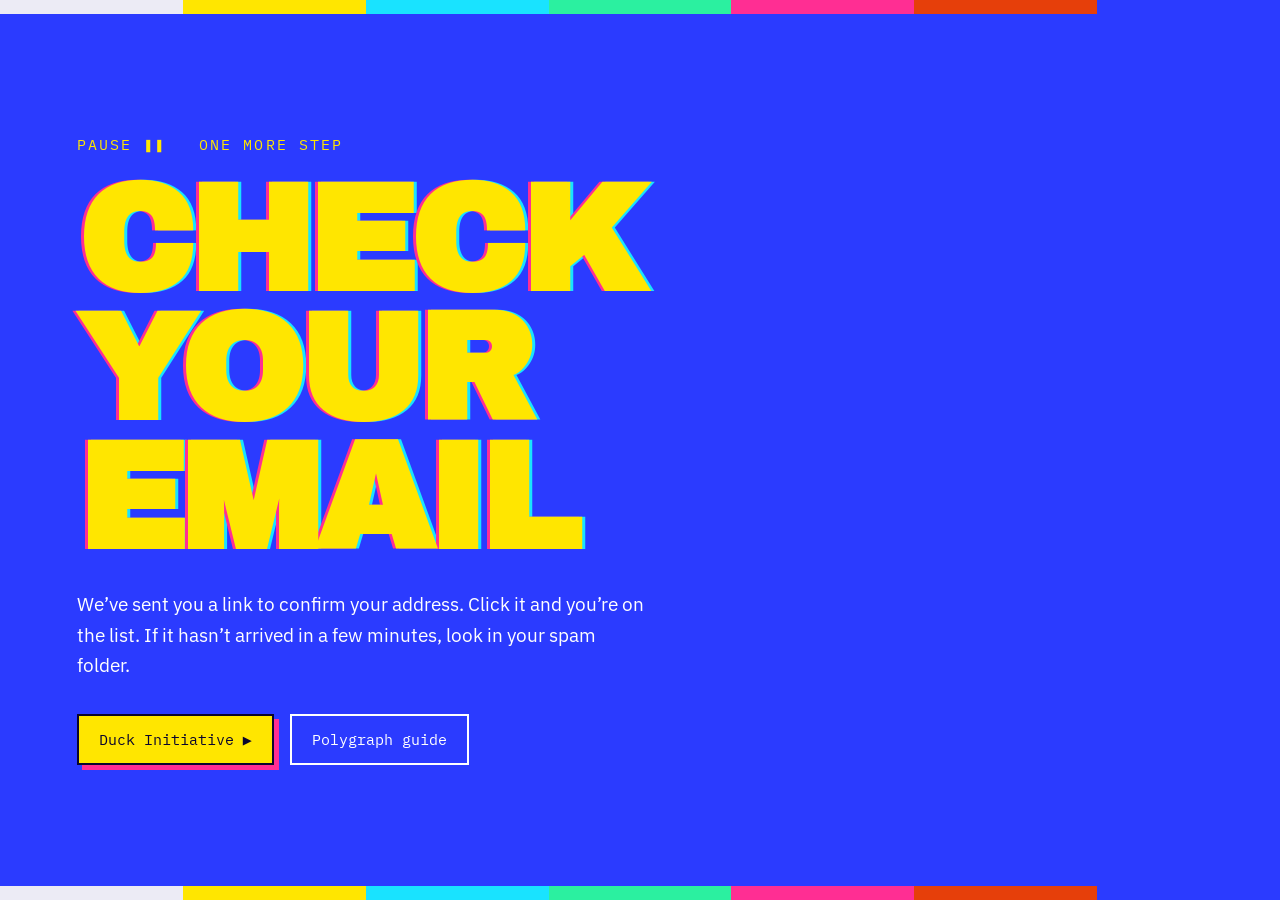
<file: newsletter/check-email/index.html>
<!doctype html>
<html lang="en">
<head>
<meta charset="utf-8">
<meta name="viewport" content="width=device-width, initial-scale=1, viewport-fit=cover">
<title>Check your email · Duck Initiative</title>
<meta name="robots" content="noindex">
<link rel="icon" href="/favicon.ico" sizes="48x48">
<meta name="theme-color" content="#0A052E">
<meta name="color-scheme" content="dark">
<script>/* Buttondown adds the address to this page's URL. Take it off so it stays out of the history. */ if (location.search) history.replaceState(null, "", location.pathname);</script>
<style>
/* Absolute addresses on purpose: these pages are served from /newsletter/... and, for the 404, from any address at all. */
@font-face { font-family: "Archivo Black"; src: url("/assets/fonts/archivo-black-ext.woff2") format("woff2"); font-weight: 400; font-display: swap; unicode-range: U+0100-02BA, U+02BD-02C5, U+02C7-02CC, U+02CE-02D7, U+02DD-02FF, U+0304, U+0308, U+0329, U+1D00-1DBF, U+1E00-1E9F, U+1EF2-1EFF, U+2020, U+20A0-20AB, U+20AD-20C4, U+2113, U+2C60-2C7F, U+A720-A7FF; }
@font-face { font-family: "Archivo Black"; src: url("/assets/fonts/archivo-black.woff2") format("woff2"); font-weight: 400; font-display: swap; unicode-range: U+0000-00FF, U+0131, U+0152-0153, U+02BB-02BC, U+02C6, U+02DA, U+02DC, U+0304, U+0308, U+0329, U+2000-206F, U+20AC, U+2122, U+2191, U+2193, U+2212, U+2215, U+FEFF, U+FFFD; }
@font-face { font-family: "IBM Plex Sans"; src: url("/assets/fonts/plex-sans.woff2") format("woff2"); font-weight: 100 700; font-display: swap; }
@font-face { font-family: "IBM Plex Mono"; src: url("/assets/fonts/plex-mono.woff2") format("woff2"); font-weight: 400 600; font-display: swap; }
* { box-sizing: border-box; }
body { margin: 0; min-height: 100vh; display: flex; flex-direction: column; background: #2B3BFF; color: #fff; font: 19px/1.6 "IBM Plex Sans", system-ui, "Segoe UI", sans-serif; -webkit-font-smoothing: antialiased; }
::selection { background: #FFE600; color: #0A052E; }
.bars { display: flex; height: 14px; } .bars i { flex: 1; }
main { flex: 1; display: flex; flex-direction: column; justify-content: center; padding: clamp(28px, 6vw, 90px); max-width: 1100px; }
.osd { margin: 0 0 22px; font: 600 15px/1.3 "IBM Plex Mono", ui-monospace, Menlo, monospace; letter-spacing: .14em; color: #FFE600; }
h1 { margin: 0 0 26px; font: 900 clamp(50px, 12vw, 150px)/.86 "Archivo Black", "Arial Black", Impact, sans-serif; letter-spacing: -.04em; text-transform: uppercase; color: #FFE600; text-shadow: -3px 0 0 #FF2E93, 3px 0 0 #19E3FF; }
p { margin: 0 0 34px; max-width: 30em; }
nav { display: flex; flex-wrap: wrap; gap: 16px; }
a { display: inline-block; font: 600 15px/1 "IBM Plex Mono", ui-monospace, Menlo, monospace; padding: 16px 20px; text-decoration: none; background: #FFE600; color: #0A052E; border: 2px solid #0A052E; box-shadow: 5px 5px 0 #FF2E93; }
a + a { background: none; color: #fff; border-color: #fff; box-shadow: none; }
a:hover { background: #19E3FF; color: #0A052E; }
a:focus-visible { outline: 3px solid #fff; outline-offset: 4px; }
</style>
<script data-goatcounter="https://duckinitiative.goatcounter.com/count" async src="/assets/js/count.js"></script>
<script defer src="/assets/js/clicks.js"></script>
</head>
<body>
<div class="bars" aria-hidden="true"><i style="background:#ECEBF5"></i><i style="background:#FFE600"></i><i style="background:#19E3FF"></i><i style="background:#2BF0A0"></i><i style="background:#FF2E93"></i><i style="background:#E63F0A"></i><i style="background:#2B3BFF"></i></div>
<main>
<p class="osd">PAUSE ❚❚ &nbsp; ONE MORE STEP</p>
<h1>Check your email</h1>
<p>We’ve sent you a link to confirm your address. Click it and you’re on the list. If it hasn’t arrived in a few minutes, look in your spam folder.</p>
<nav aria-label="Where to next"><a href="/">Duck Initiative ▶</a><a href="/polygraph/">Polygraph guide</a></nav>
</main>
<div class="bars" aria-hidden="true"><i style="background:#ECEBF5"></i><i style="background:#FFE600"></i><i style="background:#19E3FF"></i><i style="background:#2BF0A0"></i><i style="background:#FF2E93"></i><i style="background:#E63F0A"></i><i style="background:#2B3BFF"></i></div>
</body>
</html>
</file>
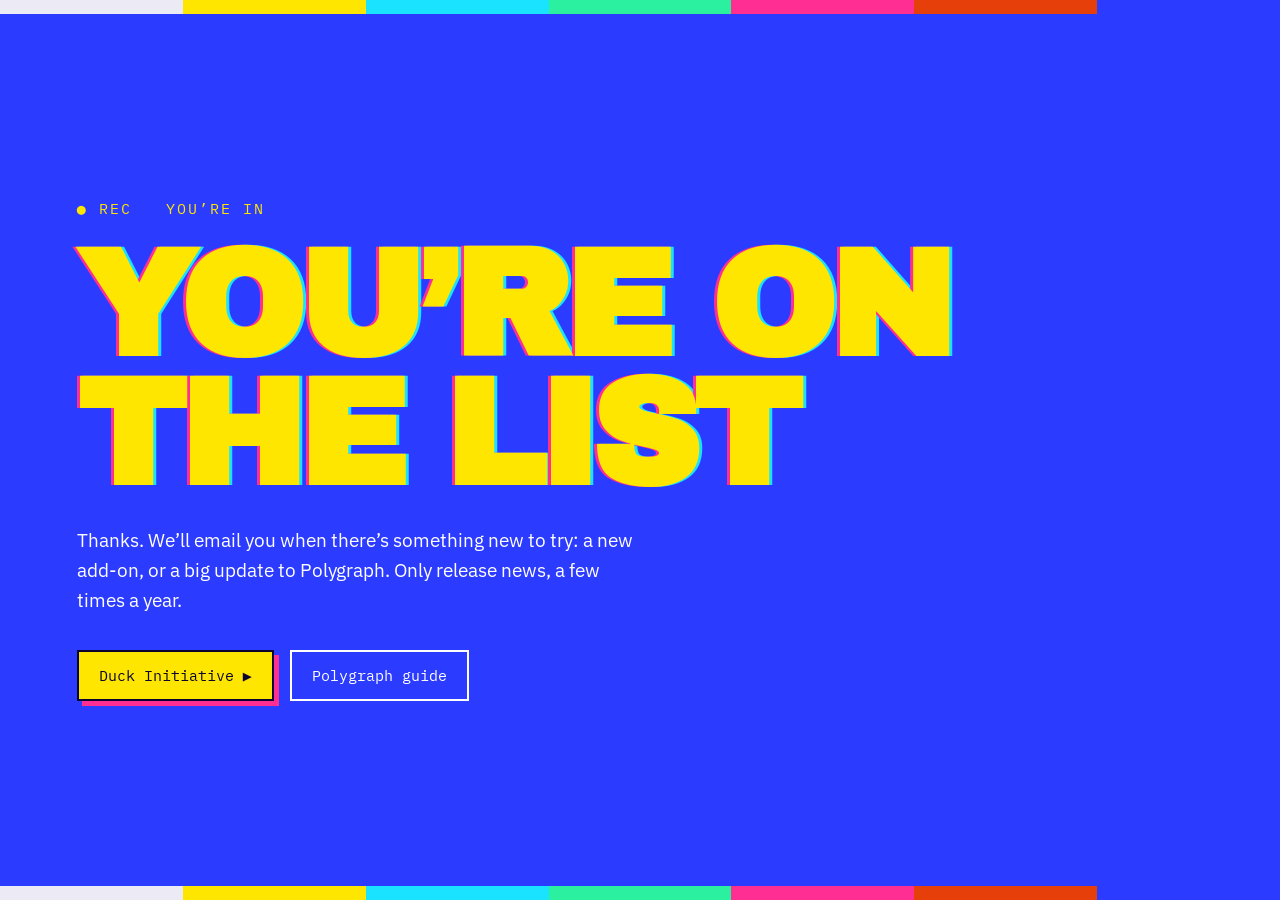
<file: newsletter/confirmed/index.html>
<!doctype html>
<html lang="en">
<head>
<meta charset="utf-8">
<meta name="viewport" content="width=device-width, initial-scale=1, viewport-fit=cover">
<title>You’re on the list · Duck Initiative</title>
<meta name="robots" content="noindex">
<link rel="icon" href="/favicon.ico" sizes="48x48">
<meta name="theme-color" content="#0A052E">
<meta name="color-scheme" content="dark">
<script>/* Buttondown adds the address to this page's URL. Take it off so it stays out of the history. */ if (location.search) history.replaceState(null, "", location.pathname);</script>
<style>
/* Absolute addresses on purpose: these pages are served from /newsletter/... and, for the 404, from any address at all. */
@font-face { font-family: "Archivo Black"; src: url("/assets/fonts/archivo-black-ext.woff2") format("woff2"); font-weight: 400; font-display: swap; unicode-range: U+0100-02BA, U+02BD-02C5, U+02C7-02CC, U+02CE-02D7, U+02DD-02FF, U+0304, U+0308, U+0329, U+1D00-1DBF, U+1E00-1E9F, U+1EF2-1EFF, U+2020, U+20A0-20AB, U+20AD-20C4, U+2113, U+2C60-2C7F, U+A720-A7FF; }
@font-face { font-family: "Archivo Black"; src: url("/assets/fonts/archivo-black.woff2") format("woff2"); font-weight: 400; font-display: swap; unicode-range: U+0000-00FF, U+0131, U+0152-0153, U+02BB-02BC, U+02C6, U+02DA, U+02DC, U+0304, U+0308, U+0329, U+2000-206F, U+20AC, U+2122, U+2191, U+2193, U+2212, U+2215, U+FEFF, U+FFFD; }
@font-face { font-family: "IBM Plex Sans"; src: url("/assets/fonts/plex-sans.woff2") format("woff2"); font-weight: 100 700; font-display: swap; }
@font-face { font-family: "IBM Plex Mono"; src: url("/assets/fonts/plex-mono.woff2") format("woff2"); font-weight: 400 600; font-display: swap; }
* { box-sizing: border-box; }
body { margin: 0; min-height: 100vh; display: flex; flex-direction: column; background: #2B3BFF; color: #fff; font: 19px/1.6 "IBM Plex Sans", system-ui, "Segoe UI", sans-serif; -webkit-font-smoothing: antialiased; }
::selection { background: #FFE600; color: #0A052E; }
.bars { display: flex; height: 14px; } .bars i { flex: 1; }
main { flex: 1; display: flex; flex-direction: column; justify-content: center; padding: clamp(28px, 6vw, 90px); max-width: 1100px; }
.osd { margin: 0 0 22px; font: 600 15px/1.3 "IBM Plex Mono", ui-monospace, Menlo, monospace; letter-spacing: .14em; color: #FFE600; }
h1 { margin: 0 0 26px; font: 900 clamp(50px, 12vw, 150px)/.86 "Archivo Black", "Arial Black", Impact, sans-serif; letter-spacing: -.04em; text-transform: uppercase; color: #FFE600; text-shadow: -3px 0 0 #FF2E93, 3px 0 0 #19E3FF; }
p { margin: 0 0 34px; max-width: 30em; }
nav { display: flex; flex-wrap: wrap; gap: 16px; }
a { display: inline-block; font: 600 15px/1 "IBM Plex Mono", ui-monospace, Menlo, monospace; padding: 16px 20px; text-decoration: none; background: #FFE600; color: #0A052E; border: 2px solid #0A052E; box-shadow: 5px 5px 0 #FF2E93; }
a + a { background: none; color: #fff; border-color: #fff; box-shadow: none; }
a:hover { background: #19E3FF; color: #0A052E; }
a:focus-visible { outline: 3px solid #fff; outline-offset: 4px; }
</style>
<script data-goatcounter="https://duckinitiative.goatcounter.com/count" async src="/assets/js/count.js"></script>
<script defer src="/assets/js/clicks.js"></script>
</head>
<body>
<div class="bars" aria-hidden="true"><i style="background:#ECEBF5"></i><i style="background:#FFE600"></i><i style="background:#19E3FF"></i><i style="background:#2BF0A0"></i><i style="background:#FF2E93"></i><i style="background:#E63F0A"></i><i style="background:#2B3BFF"></i></div>
<main>
<p class="osd">● REC &nbsp; YOU’RE IN</p>
<h1>You’re on the list</h1>
<p>Thanks. We’ll email you when there’s something new to try: a new add-on, or a big update to Polygraph. Only release news, a few times a year.</p>
<nav aria-label="Where to next"><a href="/">Duck Initiative ▶</a><a href="/polygraph/">Polygraph guide</a></nav>
</main>
<div class="bars" aria-hidden="true"><i style="background:#ECEBF5"></i><i style="background:#FFE600"></i><i style="background:#19E3FF"></i><i style="background:#2BF0A0"></i><i style="background:#FF2E93"></i><i style="background:#E63F0A"></i><i style="background:#2B3BFF"></i></div>
</body>
</html>
</file>
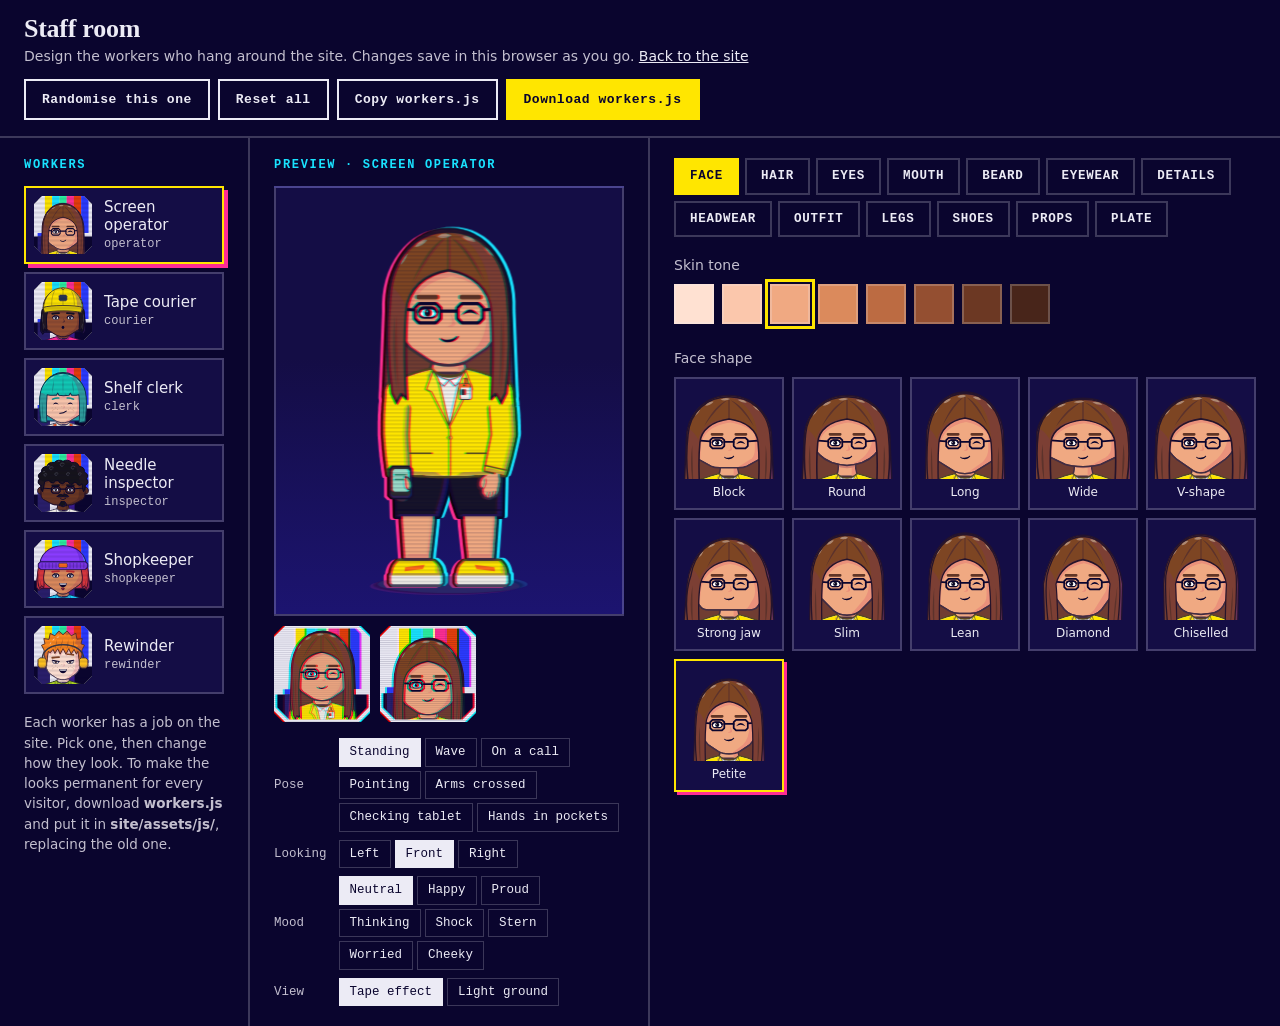
<file: picker.html>
<!doctype html>
<html lang="en">
<head>
<meta charset="utf-8">
<meta name="viewport" content="width=device-width, initial-scale=1">
<title>Staff room — design the workers · Duck Initiative</title>
<meta name="robots" content="noindex">
<link rel="icon" href="favicon.ico" sizes="48x48">
<link rel="icon" href="img/icon-192.png" type="image/png" sizes="192x192">
<style>
  :root { --water: #0A052E; --panel: #140D45; --line: rgba(236, 235, 245, .22); --light: #ECEBF5; --splash: #C3BFCF; --feet: #E63F0A; --cyan: #19E3FF; --magenta: #FF2E93; --yellow: #FFE600; --mint: #2BF0A0;
    --display: "Besley", Georgia, serif; --mono: "IBM Plex Mono", ui-monospace, Menlo, Consolas, monospace; --sans: "IBM Plex Sans", system-ui, -apple-system, "Segoe UI", sans-serif; }
  * { box-sizing: border-box; }
  body { margin: 0; background: var(--water); color: var(--light); font: 15px/1.5 var(--sans); }
  :focus-visible { outline: 2px dashed var(--cyan); outline-offset: 3px; }
  button { font: inherit; color: inherit; }
  header { display: flex; flex-wrap: wrap; gap: 12px 24px; align-items: center; justify-content: space-between; padding: 16px 24px; border-bottom: 2px solid var(--line); }
  header h1 { font: 900 26px/1 var(--display); letter-spacing: -.01em; margin: 0; }
  header p { margin: 4px 0 0; color: var(--splash); font-size: 14px; }
  header a { color: var(--light); }
  .acts { display: flex; flex-wrap: wrap; gap: 8px; }
  .key { font: 600 13px/1 var(--mono); letter-spacing: .04em; padding: 12px 16px; border: 2px solid var(--light); background: transparent; cursor: pointer; }
  .key:hover { background: var(--light); color: var(--water); }
  .key.go { background: var(--yellow); border-color: var(--yellow); color: var(--water); }
  .key.go:hover { background: var(--mint); border-color: var(--mint); }
  .app { display: grid; grid-template-columns: 250px minmax(280px, 400px) minmax(0, 1fr); min-height: calc(100vh - 82px); }
  .col { padding: 20px 24px; border-right: 2px solid var(--line); min-width: 0; }
  .col:last-child { border-right: 0; }
  h2 { font: 600 12px/1.2 var(--mono); letter-spacing: .14em; text-transform: uppercase; color: var(--cyan); margin: 0 0 14px; }
  /* workers list */
  .slots { display: grid; gap: 8px; }
  .slot { display: grid; grid-template-columns: 58px 1fr; gap: 12px; align-items: center; text-align: left; padding: 8px 12px 8px 8px; border: 2px solid var(--line); background: var(--panel); cursor: pointer; }
  .slot svg { display: block; width: 58px; height: auto; }
  .slot b { display: block; font: 500 15px/1.2 var(--sans); }
  .slot small { display: block; color: var(--splash); font: 500 12px/1.3 var(--mono); margin-top: 3px; }
  .slot[aria-pressed="true"] { border-color: var(--yellow); box-shadow: 4px 4px 0 var(--magenta); }
  .note { color: var(--splash); font-size: 13.5px; margin: 18px 0 0; }
  /* preview */
  .stage { position: sticky; top: 16px; }
  .screen { background: linear-gradient(to top, #1C1470, var(--panel) 60%); border: 2px solid var(--line); display: grid; place-items: end center; height: 430px; padding-bottom: 14px; overflow: hidden; }
  .screen.lightbg { background: var(--light); }
  .screen svg { display: block; height: 400px; width: auto; }
  .plates { display: flex; gap: 10px; margin-top: 10px; }
  .plates svg { display: block; width: 96px; height: auto; }
  .ctl { display: grid; grid-template-columns: auto 1fr; gap: 8px 12px; align-items: center; margin-top: 16px; font: 500 12.5px/1.2 var(--mono); color: var(--splash); }
  .seg { display: flex; flex-wrap: wrap; gap: 4px; }
  .seg button { padding: 7px 10px; border: 1.5px solid var(--line); background: transparent; cursor: pointer; font: 500 12.5px/1 var(--mono); color: var(--light); }
  .seg button[aria-pressed="true"] { background: var(--light); color: var(--water); border-color: var(--light); }
  /* options */
  .tabs { display: flex; flex-wrap: wrap; gap: 6px; margin-bottom: 20px; }
  .tabs button { padding: 10px 14px; border: 2px solid var(--line); background: transparent; cursor: pointer; font: 600 12.5px/1 var(--mono); letter-spacing: .06em; }
  .tabs button[aria-selected="true"] { background: var(--yellow); border-color: var(--yellow); color: var(--water); }
  .sec { margin-bottom: 26px; }
  .sec h3 { font: 500 14px/1.2 var(--sans); color: var(--splash); margin: 0 0 10px; }
  .opts { display: grid; grid-template-columns: repeat(auto-fill, minmax(92px, 1fr)); gap: 8px; }
  .opt { padding: 6px 6px 8px; border: 2px solid var(--line); background: var(--panel); cursor: pointer; text-align: center; font: 500 12px/1.25 var(--sans); min-width: 0; }
  .opt svg { display: block; width: 100%; height: auto; margin-bottom: 6px; }
  .opt:hover { border-color: var(--light); }
  .opt[aria-pressed="true"] { border-color: var(--yellow); box-shadow: 3px 3px 0 var(--magenta); }
  .sw { display: flex; flex-wrap: wrap; gap: 8px; }
  .sw button { width: 40px; height: 40px; border: 2px solid var(--line); cursor: pointer; padding: 0; }
  .sw button[aria-pressed="true"] { outline: 3px solid var(--yellow); outline-offset: 2px; }
  .toast { position: fixed; left: 50%; bottom: 24px; transform: translateX(-50%); background: var(--mint); color: var(--water); font: 600 14px/1.3 var(--mono); padding: 12px 18px; box-shadow: 4px 4px 0 var(--magenta); display: none; }
  .toast.on { display: block; }
  @media (max-width: 1050px) { .app { grid-template-columns: 1fr; } .col { border-right: 0; border-bottom: 2px solid var(--line); } .stage { position: static; } .slots { grid-template-columns: repeat(auto-fill, minmax(200px, 1fr)); } }
</style>
</head>
<body>
<header>
  <div>
    <h1>Staff room</h1>
    <p>Design the workers who hang around the site. Changes save in this browser as you go. <a href="index.html">Back to the site</a></p>
  </div>
  <div class="acts">
    <button class="key" id="rand">Randomise this one</button>
    <button class="key" id="reset">Reset all</button>
    <button class="key" id="copy">Copy workers.js</button>
    <button class="key go" id="dl">Download workers.js</button>
  </div>
</header>
<div class="app">
  <div class="col">
    <h2>Workers</h2>
    <div class="slots" id="slots"></div>
    <p class="note">Each worker has a job on the site. Pick one, then change how they look. To make the looks permanent for every visitor, download <b>workers.js</b> and put it in <b>site/assets/js/</b>, replacing the old one.</p>
  </div>
  <div class="col">
    <div class="stage">
      <h2 id="who">Preview</h2>
      <div class="screen" id="screen"></div>
      <div class="plates" id="plates"></div>
      <div class="ctl">
        <span>Pose</span><div class="seg" id="c-pose"></div>
        <span>Looking</span><div class="seg" id="c-facing"></div>
        <span>Mood</span><div class="seg" id="c-mood"></div>
        <span>View</span><div class="seg" id="c-view"></div>
      </div>
    </div>
  </div>
  <div class="col">
    <div class="tabs" id="tabs" role="tablist" aria-label="What to change"></div>
    <div id="panel"></div>
  </div>
</div>
<div class="toast" id="toast" role="status"></div>

<script src="assets/js/duck-avatar.js"></script>
<script src="assets/js/workers.js"></script>
<script src="assets/js/workers-store.js"></script>
<script>
(function () {
  var D = window.DuckAvatar, all = DuckWorkers.get(), ids = Object.keys(all), cur = ids[0], tab = 0;
  var view = { pose: 'stand', facing: 'front', mood: 'none', fx: true, light: false };
  var SKIP = { pose: 1, turn: 1, mood: 1, status: 1 };
  /* tabs from the engine, minus the preview-only ones; head-wrap colour sits with hair */
  var TABS = D.TABS.map(function (t) { return { label: t.label, sections: t.sections.filter(function (s) { return !SKIP[s.key] && D.OPTIONS[s.key]; }) }; }).filter(function (t) { return t.sections.length; });
  TABS.forEach(function (t) { if (t.sections.some(function (s) { return s.key === 'hair'; })) t.sections.push({ key: 'wrapColor', label: 'HEAD WRAP COLOUR (HIJAB STYLE)', preview: 's' }); });
  var RENAME = { BOOTS: 'SHOES', GEAR: 'PROPS', TROUSERS: 'LEGS', PLATE: 'PLATE' };
  function $(id) { return document.getElementById(id); }
  function spec() { return all[cur].spec; }
  function nice(s) { s = String(s).toLowerCase(); return s.charAt(0).toUpperCase() + s.slice(1); }
  function esc(s) { return String(s).replace(/[&<>"]/g, function (c) { return { '&': '&amp;', '<': '&lt;', '>': '&gt;', '"': '&quot;' }[c]; }); }

  function drawSlots() {
    $('slots').innerHTML = ids.map(function (id) {
      return '<button class="slot" data-id="' + id + '" aria-pressed="' + (id === cur) + '">' + D.renderSVG(all[id].spec, { mode: 'head', size: 116, title: all[id].job }) + '<span><b>' + esc(all[id].job) + '</b><small>' + id + '</small></span></button>';
    }).join('');
  }
  function drawPreview() {
    var s = spec();
    $('who').textContent = 'Preview · ' + all[cur].job;
    $('screen').className = 'screen' + (view.light ? ' lightbg' : '');
    $('screen').innerHTML = D.renderSVG(s, { mode: 'full', size: 300, pose: view.pose, facing: view.facing, mood: view.mood, fx: view.fx, title: all[cur].job });
    $('plates').innerHTML = D.renderSVG(s, { mode: 'bust', size: 192, edge: '#ECEBF5', fx: view.fx, facing: view.facing, mood: view.mood }) + D.renderSVG(s, { mode: 'head', size: 192, edge: '#ECEBF5', fx: view.fx, mood: view.mood });
  }
  function seg(elId, key, items) {
    $(elId).innerHTML = items.map(function (it) { return '<button data-v="' + it[0] + '" aria-pressed="' + (String(view[key]) === String(it[0])) + '">' + it[1] + '</button>'; }).join('');
    $(elId).onclick = function (e) { var b = e.target.closest('button'); if (!b) return; var v = b.getAttribute('data-v'); view[key] = v === 'true' ? true : v === 'false' ? false : v; drawControls(); drawPreview(); };
  }
  function drawControls() {
    seg('c-pose', 'pose', D.OPTIONS.pose.map(function (o) { return [o.id, o.label]; }));
    seg('c-facing', 'facing', [['left', 'Left'], ['front', 'Front'], ['right', 'Right']]);
    seg('c-mood', 'mood', D.OPTIONS.mood.map(function (o) { return [o.id, o.label]; }));
    $('c-view').innerHTML = '<button data-k="fx" aria-pressed="' + view.fx + '">Tape effect</button><button data-k="light" aria-pressed="' + view.light + '">Light ground</button>';
    $('c-view').onclick = function (e) { var b = e.target.closest('button'); if (!b) return; var k = b.getAttribute('data-k'); view[k] = !view[k]; drawControls(); drawPreview(); };
  }
  function drawTabs() {
    $('tabs').innerHTML = TABS.map(function (t, i) { return '<button role="tab" data-i="' + i + '" aria-selected="' + (i === tab) + '">' + (RENAME[t.label] || t.label) + '</button>'; }).join('');
  }
  function drawPanel() {
    var s = spec(), full = D.build ? Object.assign({}, s) : s, html = '';
    TABS[tab].sections.forEach(function (sec) {
      var list = D.OPTIONS[sec.key], val = s[sec.key];
      html += '<div class="sec"><h3>' + nice(sec.label) + '</h3>';
      if (list[0].color) {
        if (val == null) val = defaultOf(sec.key);
        html += '<div class="sw">' + list.map(function (o) { return '<button data-k="' + sec.key + '" data-v="' + o.id + '" aria-pressed="' + (o.id === val) + '" aria-label="' + esc(o.label) + '" title="' + esc(o.label) + '" style="background:' + o.color + '"></button>'; }).join('') + '</div>';
      } else {
        if (val == null) val = defaultOf(sec.key);
        var mode = { head: 'head', bust: 'bust', torso: 'torso', legs: 'legs', full: 'full' }[sec.preview] || 'head';
        html += '<div class="opts">' + list.map(function (o) {
          var t = Object.assign({}, s); t[sec.key] = o.id; if (mode !== 'bust') t.bg = 'none';
          return '<button class="opt" data-k="' + sec.key + '" data-v="' + o.id + '" aria-pressed="' + (o.id === val) + '">' + D.renderSVG(t, { mode: mode, size: 96, fx: false, ground: false }) + esc(o.label) + '</button>';
        }).join('') + '</div>';
      }
      html += '</div>';
    });
    $('panel').innerHTML = html;
  }
  var DEF = null;
  function defaultOf(k) { if (!DEF) { DEF = {}; } if (!(k in DEF)) { /* the engine's own default is what renders when the key is missing */ var probe = { hat: 'none', hatColor: 'yellow', sticker: 'none', top: 'hoodie', topColor: 'purple', pants: 'black', pantsStyle: 'jeans', shoes: 'sneaker', shoeColor: 'sand', acc: 'none', bg: 'bars', badge: 'none', skin: 's3', face: 'square', eyes: 'sharp', eyeColor: 'ink', brows: 'soft', mouth: 'smile', hair: 'crop', hairColor: 'dark', beard: 'none', glasses: 'none', age: 'none', marks: 'none', earwear: 'none', wrapColor: 'navy', mous: 'auto' }; DEF = probe; } return DEF[k]; }
  function save() { DuckWorkers.save(all); }
  function refresh(panel) { drawSlots(); drawPreview(); if (panel) drawPanel(); }
  function toast(t) { var e = $('toast'); e.textContent = t; e.classList.add('on'); clearTimeout(toast.t); toast.t = setTimeout(function () { e.classList.remove('on'); }, 2600); }
  function fileText() {
    var out = {}; ids.forEach(function (id) { out[id] = { job: all[id].job, lines: all[id].lines, spec: all[id].spec }; });
    var head = '/* The site\'s workers: avatars with a job, placed around the pages as part of the design (not a team roster).\n   Saved from picker.html on ' + new Date().toISOString().slice(0, 10) + '. Edit there, download, replace this file. */\n';
    return head + 'var DUCK_WORKERS = ' + JSON.stringify(out, null, 2) + ';\n\nif (typeof module !== \'undefined\' && module.exports) module.exports = DUCK_WORKERS;\n';
  }

  $('slots').onclick = function (e) { var b = e.target.closest('.slot'); if (!b) return; cur = b.getAttribute('data-id'); refresh(true); };
  $('tabs').onclick = function (e) { var b = e.target.closest('button'); if (!b) return; tab = +b.getAttribute('data-i'); drawTabs(); drawPanel(); };
  $('panel').onclick = function (e) { var b = e.target.closest('button[data-k]'); if (!b) return; spec()[b.getAttribute('data-k')] = b.getAttribute('data-v'); save(); refresh(true); };
  $('rand').onclick = function () { var r = D.randomSpec(); delete r.bg; all[cur].spec = Object.assign(r, { bg: spec().bg || 'bars', badge: 'none' }); save(); refresh(true); };
  $('reset').onclick = function () { if (!window.confirm('Reset every worker to the looks in workers.js? Your saved looks in this browser will be removed.')) return; DuckWorkers.reset(); all = DuckWorkers.get(); refresh(true); toast('Reset to workers.js'); };
  $('copy').onclick = function () { var t = fileText(); if (navigator.clipboard && navigator.clipboard.writeText) navigator.clipboard.writeText(t).then(function () { toast('Copied. Paste over site/assets/js/workers.js'); }, function () { toast('Could not copy. Use Download instead.'); }); else toast('Could not copy. Use Download instead.'); };
  $('dl').onclick = function () { var a = document.createElement('a'); a.href = URL.createObjectURL(new Blob([fileText()], { type: 'text/javascript' })); a.download = 'workers.js'; document.body.appendChild(a); a.click(); a.remove(); toast('Downloaded. Replace site/assets/js/workers.js with it.'); };

  drawSlots(); drawControls(); drawTabs(); drawPanel(); drawPreview();
})();
</script>
</body>
</html>
</file>
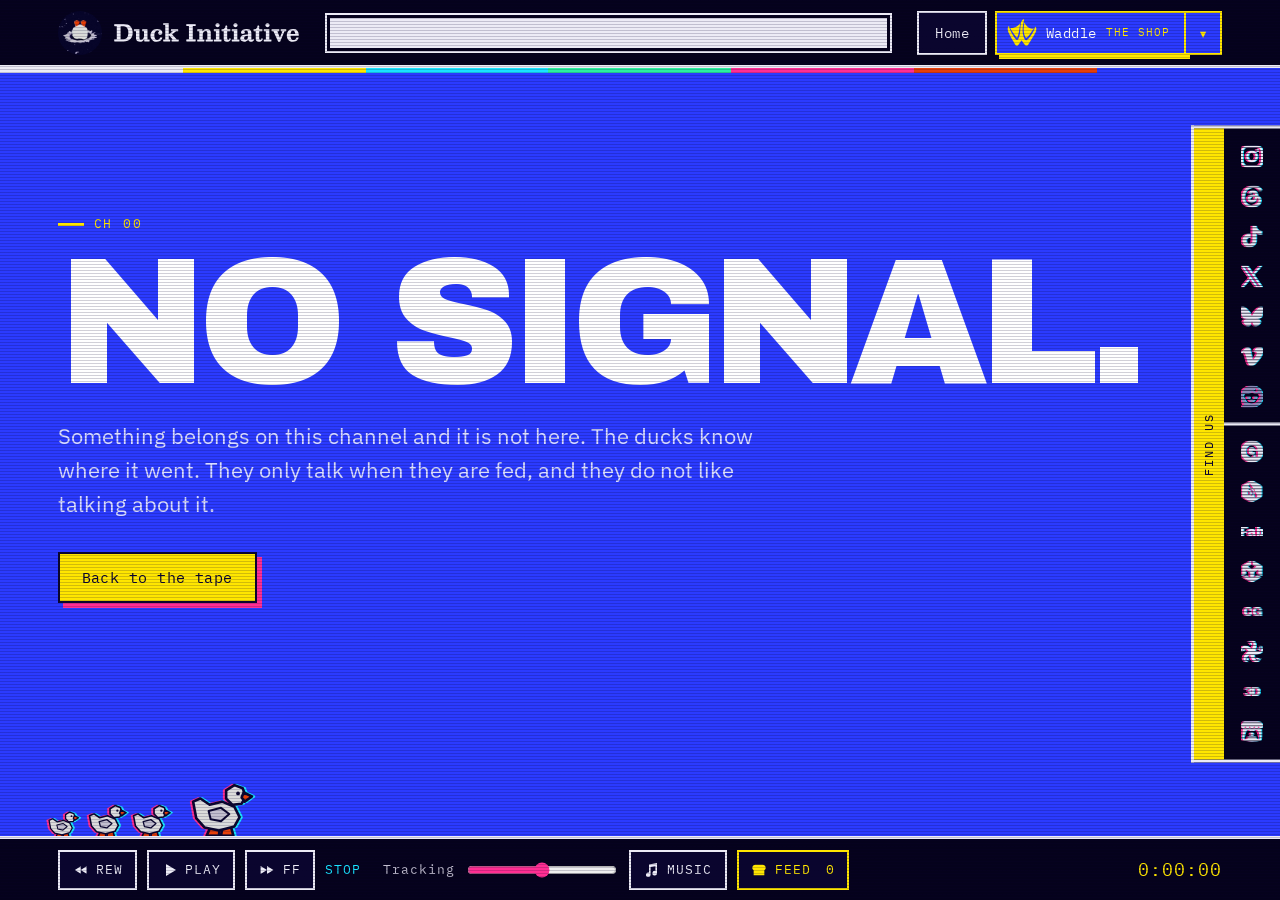
<file: pond.html>
<!doctype html>
<html lang="en">
<head>
<meta charset="utf-8">
<meta name="viewport" content="width=device-width, initial-scale=1">
<title>Tape 00 — Duck Initiative</title>
<meta name="robots" content="noindex">
<meta name="theme-color" content="#0A052E">
<link rel="icon" href="favicon.ico" sizes="48x48">
<link rel="icon" href="img/icon-192.png" type="image/png" sizes="192x192">
<link rel="stylesheet" href="assets/css/site.css">
<link rel="stylesheet" href="assets/css/addons.css">
<link rel="stylesheet" href="assets/css/extras.css">
</head>
<body data-page="pond">
<main>
  <!-- shown until the case is solved -->
  <section class="pond-locked" id="locked">
    <p class="eyebrow">CH 00</p>
    <h1>No signal.</h1>
    <p class="lede">Something belongs on this channel and it is not here. The ducks know where it went. They only talk when they are fed, and they do not like talking about it.</p>
    <p style="margin-top:30px"><a class="btn" href="index.html" data-ch>Back to the tape</a></p>
  </section>

  <!-- the recovered tape -->
  <section class="pond" id="tape" hidden>
    <video autoplay muted loop playsinline poster="assets/brand/duck-initiative-hero-1920x1080.jpg" aria-hidden="true">
      <source src="assets/brand/duck-loop.mp4" type="video/mp4">
    </video>
    <span class="osd tl" aria-hidden="true">PLAY ▶<br>TAPE 00</span>
    <span class="osd tr" aria-hidden="true">SP<br>RECOVERED</span>
    <div class="pond-copy">
      <p class="rec-line">● REC &nbsp;<b id="rec">0:00:00</b>&nbsp; AND STILL RECORDING</p>
      <h1>Tape 00. <em class="split">The pond.</em></h1>
      <div class="pond-story">
        <p>You brought it up. It is still warm.</p>
        <p>There is nothing on it but the pond. Hours of it. One duck, floating, looking down at something under the water. It never blinks and it never moves on.</p>
        <p>Near the end it stops looking down. It looks up instead, straight into the lens, and stays that way. The date stamped on that part of the tape is today.</p>
        <p>The ducks will not come near the screen while this is playing. They asked us to pass on two things: thank you for the bread, and whatever you do, do not rewind it.</p>
      </div>
      <div class="cta" style="display:flex;flex-wrap:wrap;gap:14px;margin-top:30px">
        <a class="btn" href="index.html" data-ch>Leave it playing</a>
        <button class="btn ghost" type="button" id="reseal">Put it back in the pond</button>
      </div>
    </div>
  </section>
</main>

<script src="assets/js/duck-avatar.js"></script>
<script src="assets/js/workers.js"></script>
<script src="assets/js/workers-store.js"></script>
<script src="assets/js/icons.js"></script>
<script src="assets/js/links.js"></script>
<script src="assets/js/audio.js"></script>
<script src="assets/js/ducks.js"></script>
<script src="assets/js/duck-story.js"></script>
<script src="assets/js/site.js"></script>
<script src="assets/js/launch.js"></script>
<script>
  (function () {
    /* open if it was ever solved, if all seven lines were heard this visit, or if we arrived by the tape's own link */
    var ok = window.location.hash === '#recovered';
    try { ok = ok || localStorage.getItem('duck.case') === '1' || sessionStorage.getItem('duck.case') === '1' || (+sessionStorage.getItem('duck.fed') || 0) >= 60; } catch (e) {}
    if (ok) { try { localStorage.setItem('duck.case', '1'); } catch (e) {} try { sessionStorage.setItem('duck.case', '1'); } catch (e) {} document.documentElement.classList.add('case-solved'); }
    document.getElementById('locked').hidden = ok; document.getElementById('tape').hidden = !ok;
    /* how long "it" has been recording: since the first thing a duck ever said to this visitor */
    var t0 = Date.now(); try { t0 = +sessionStorage.getItem('duck.case.t0') || t0; } catch (e) {}
    var rec = document.getElementById('rec');
    setInterval(function () { var s = Math.floor((Date.now() - t0) / 1000); rec.textContent = Math.floor(s / 3600) + ':' + ('0' + Math.floor(s / 60) % 60).slice(-2) + ':' + ('0' + s % 60).slice(-2); }, 250);
    /* they did ask */
    var rew = document.querySelector('.deck [data-k="rew"]');
    if (ok && rew) rew.addEventListener('click', function () {
      var w = document.createElement('div'); w.className = 'pond-warn'; w.setAttribute('role', 'alert'); w.innerHTML = '<div>We asked you<br>not to.<small>It saw you do that.</small></div>'; document.body.appendChild(w);
      if (window.DuckAudio && window.DuckAudio.dread) window.DuckAudio.dread(3);
      setTimeout(function () { w.remove(); }, 2600);
    });
    document.getElementById('reseal').addEventListener('click', function () {
      if (!window.confirm('Put Tape 00 back in the pond? Everything the ducks told you is forgotten, the bread count starts over, and the mother duck loses her gold.')) return;
      try { localStorage.removeItem('duck.case'); } catch (e) {} try { sessionStorage.removeItem('duck.case'); sessionStorage.removeItem('duck.case.t0'); sessionStorage.removeItem('duck.fed'); } catch (e) {}
      window.location.href = 'index.html';
    });
  })();
</script>
</body>
</html>
</file>
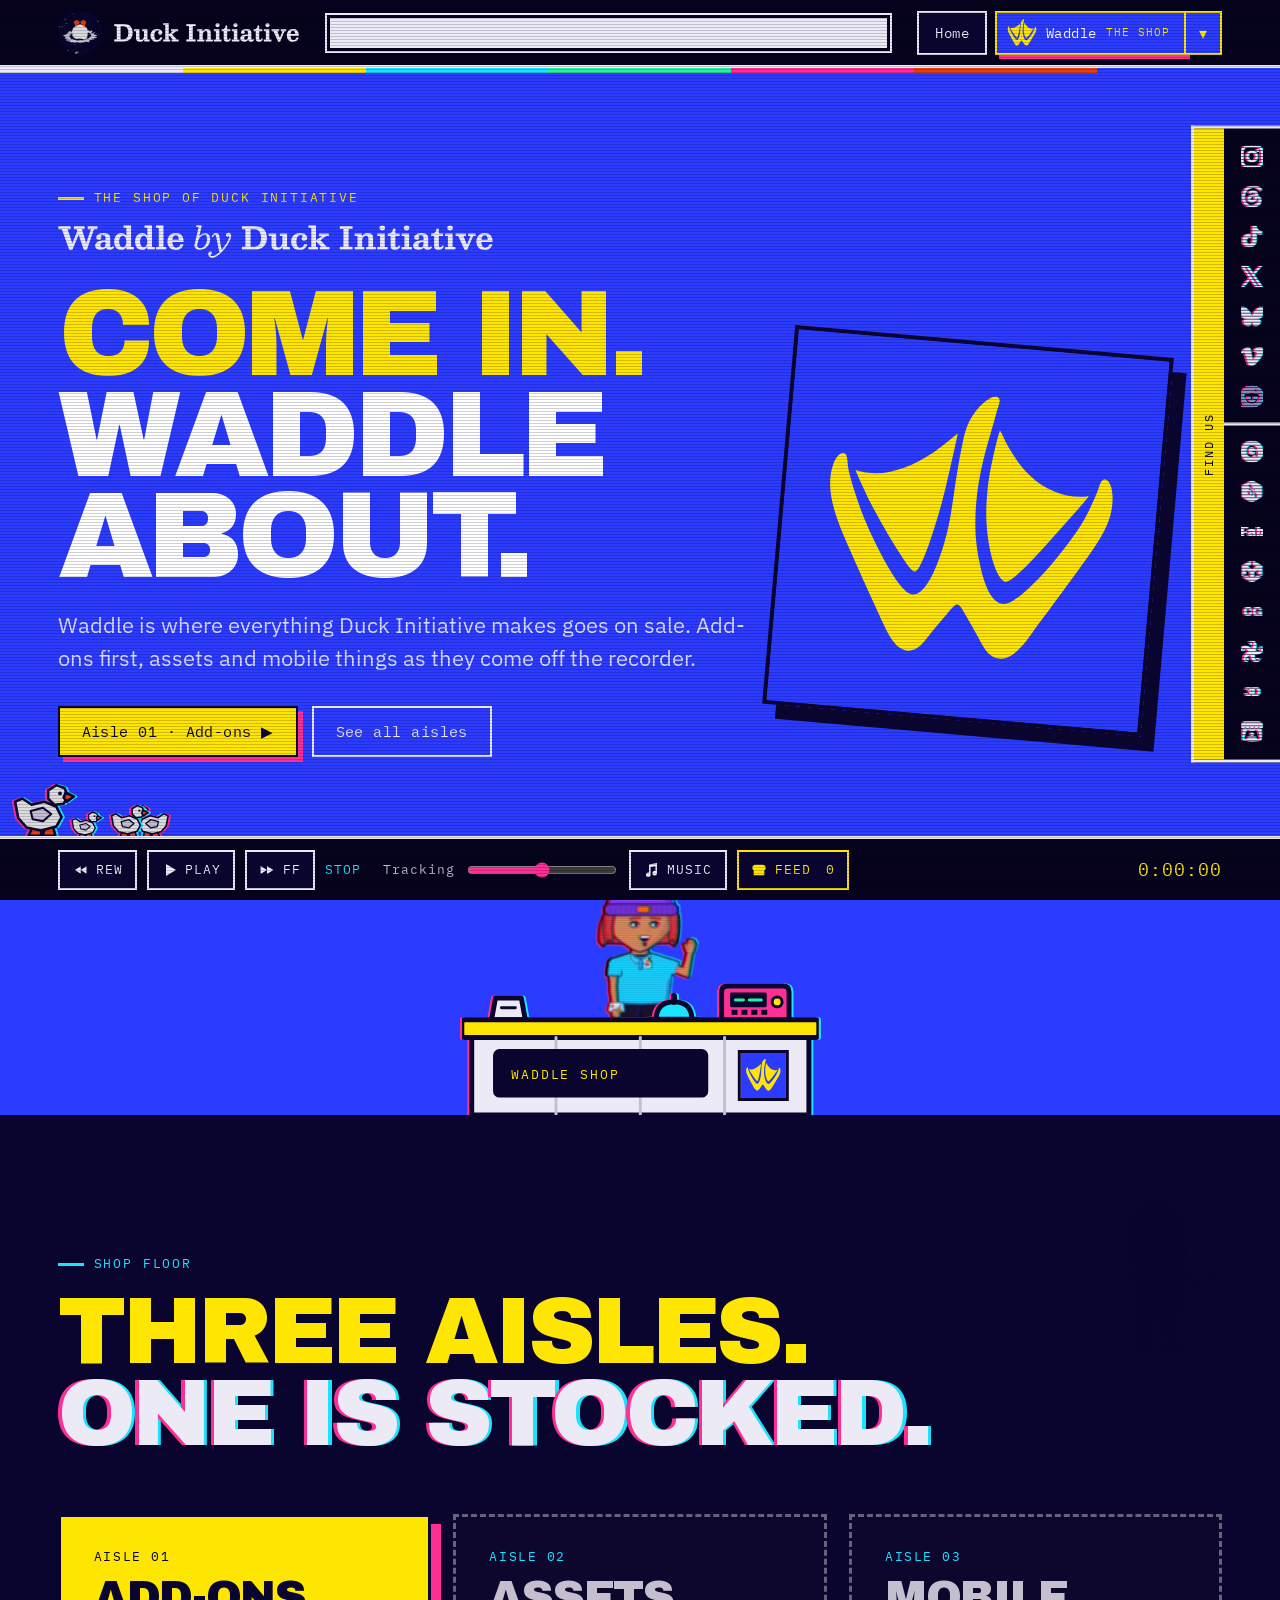
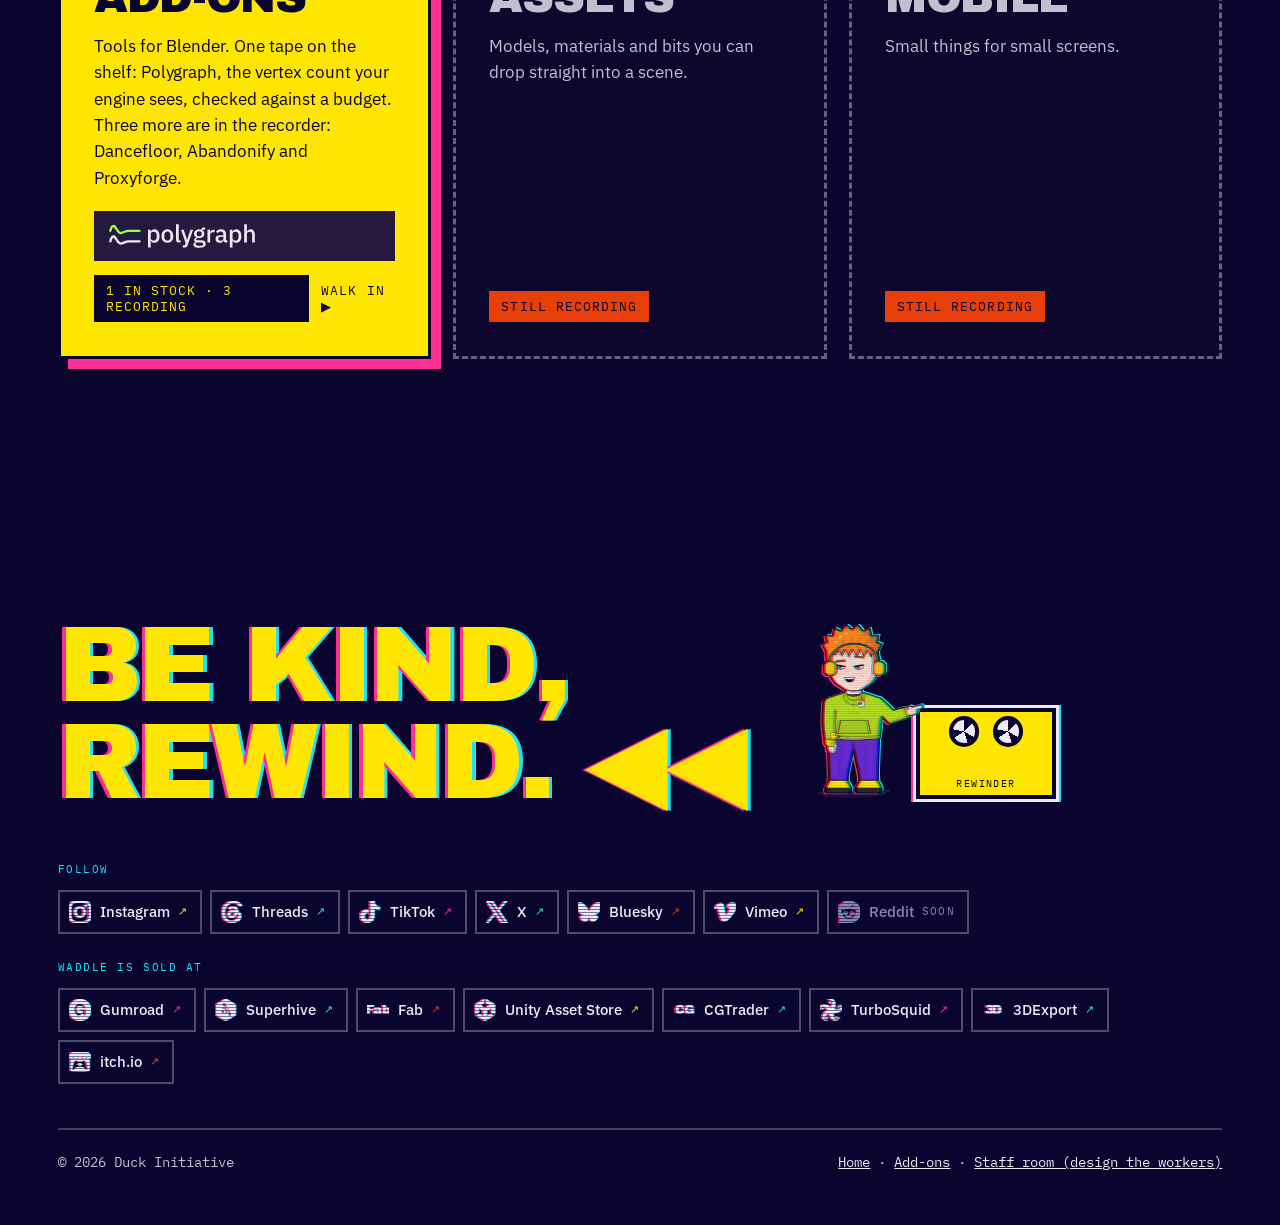
<file: waddle.html>
<!doctype html>
<html lang="en">
<head>
<meta charset="utf-8">
<meta name="viewport" content="width=device-width, initial-scale=1">
<title>Waddle by Duck Initiative · the shop for our Blender add-ons</title>
<meta name="description" content="Waddle is the shop label of Duck Initiative. Our Blender add-ons, starting with Polygraph, are listed as Waddle by Duck Initiative on Blender Extensions, Superhive and Gumroad.">
<meta name="theme-color" content="#2B3BFF">
<link rel="icon" href="favicon.ico" sizes="48x48">
<link rel="icon" href="img/icon-192.png" type="image/png" sizes="192x192">
<link rel="apple-touch-icon" href="apple-touch-icon.png">
<meta name="color-scheme" content="dark">
<link rel="canonical" href="https://duckinitiative.com/waddle.html">
<meta property="og:type" content="website">
<meta property="og:site_name" content="Duck Initiative">
<meta property="og:title" content="Waddle by Duck Initiative">
<meta property="og:description" content="The shop label of Duck Initiative. Blender add-ons, starting with Polygraph.">
<meta property="og:url" content="https://duckinitiative.com/waddle.html">
<meta property="og:image" content="https://duckinitiative.com/img/og.jpg">
<meta property="og:image:width" content="1200">
<meta property="og:image:height" content="630">
<meta property="og:image:alt" content="The Duck Initiative duck, tail up in a splash, on dark blue">
<meta name="twitter:card" content="summary_large_image">
<link rel="preload" href="assets/fonts/archivo-black.woff2" as="font" type="font/woff2" crossorigin>
<link rel="preload" href="assets/fonts/plex-sans.woff2" as="font" type="font/woff2" crossorigin>
<link rel="preload" href="assets/fonts/plex-mono.woff2" as="font" type="font/woff2" crossorigin>
<script type="application/ld+json">{"@context":"https://schema.org","@graph":[{"@type":"WebPage","@id":"https://duckinitiative.com/waddle.html#page","url":"https://duckinitiative.com/waddle.html","name":"Waddle by Duck Initiative","description":"Waddle is the shop label of Duck Initiative. Our Blender add-ons, starting with Polygraph, are listed as Waddle by Duck Initiative on Blender Extensions, Superhive and Gumroad.","isPartOf":{"@id":"https://duckinitiative.com/#site"},"about":{"@id":"https://duckinitiative.com/#waddle"},"publisher":{"@id":"https://duckinitiative.com/#org"},"inLanguage":"en"},{"@type":"Organization","@id":"https://duckinitiative.com/#org","name":"Duck Initiative","url":"https://duckinitiative.com/","logo":{"@type":"ImageObject","url":"https://duckinitiative.com/img/duck-512.png","width":512,"height":512},"description":"A small studio making add-ons for Blender. Its add-ons are sold under the label Waddle by Duck Initiative.","email":"hello@duckinitiative.com","brand":{"@type":"Brand","@id":"https://duckinitiative.com/#waddle","name":"Waddle by Duck Initiative","url":"https://duckinitiative.com/waddle.html"},"contactPoint":[{"@type":"ContactPoint","contactType":"customer support","email":"support@duckinitiative.com","availableLanguage":"en"},{"@type":"ContactPoint","contactType":"press","email":"hello@duckinitiative.com","availableLanguage":"en"}],"sameAs":["https://waddlebyduck.gumroad.com/","https://superhivemarket.com/creators/waddlebyduck","https://vimeo.com/duckinitiative","https://waddlebyduck.itch.io/","https://www.cgtrader.com/designers/waddlebyduck","https://www.instagram.com/duckinitiative/","https://www.threads.com/@duckinitiative","https://www.tiktok.com/@duckinitiative","https://x.com/duck_initiative","https://bsky.app/profile/duckinitiative.com"]},{"@type":"BreadcrumbList","itemListElement":[{"@type":"ListItem","position":1,"name":"Duck Initiative","item":"https://duckinitiative.com/"},{"@type":"ListItem","position":2,"name":"Waddle","item":"https://duckinitiative.com/waddle.html"}]}]}</script>

<link rel="stylesheet" href="assets/css/site.css">
<link rel="stylesheet" href="assets/css/addons.css">
<link rel="stylesheet" href="assets/css/extras.css">
<script data-goatcounter="https://duckinitiative.goatcounter.com/count" async src="/assets/js/count.js"></script>
<script defer src="/assets/js/clicks.js"></script>
</head>
<body data-page="waddle">
<main>
  <section class="shop-head">
    <div class="grid">
      <div>
        <p class="eyebrow">The shop of Duck Initiative</p>
        <img class="word" src="assets/brand/waddle-by-duck-initiative-wordmark-light.svg" alt="Waddle by Duck Initiative">
        <h1>Come in. <em>Waddle about.</em></h1>
        <p class="lede">Waddle is where everything Duck Initiative makes goes on sale. Add-ons first, assets and mobile things as they come off the recorder.</p>
        <div class="cta">
          <a class="btn" href="addons.html" data-ch>Aisle 01 · Add-ons ▶</a>
          <a class="btn ghost" href="#aisles">See all aisles</a>
        </div>
      </div>
      <img class="tile" src="assets/brand/waddle-mark-tile-site-duo.svg" alt="The Waddle mark: a duck’s foot drawn as a W" width="380" height="380">
    </div>
    <button data-worker="shopkeeper" data-pose="wave" data-facing="right"></button>
    <div class="prop till" aria-hidden="true"><span>Waddle shop</span></div>
  </section>

  <section class="aisles" id="aisles">
    <p class="eyebrow">Shop floor</p>
    <h2>Three aisles. <em>One is stocked.</em></h2>
    <div class="aisle-grid">
      <a class="aisle open" href="addons.html" data-ch>
        <span class="no">AISLE 01</span>
        <h3>Add-ons</h3>
        <p>Tools for Blender. One tape on the shelf: Polygraph, the vertex count your engine sees, checked against a budget. Three more are in the recorder: Dancefloor, Abandonify and Proxyforge.</p>
        <span class="mini"><img src="assets/brand/polygraph-logo-dark.svg" alt="Polygraph"></span>
        <span class="foot"><span class="tag">1 IN STOCK · 3 RECORDING</span><span>WALK IN ▶</span></span>
      </a>
      <div class="aisle shut">
        <span class="no">AISLE 02</span>
        <h3>Assets</h3>
        <p>Models, materials and bits you can drop straight into a scene.</p>
        <span class="foot"><span class="tag">STILL RECORDING</span></span>
      </div>
      <div class="aisle shut">
        <span class="no">AISLE 03</span>
        <h3>Mobile</h3>
        <p>Small things for small screens.</p>
        <span class="foot"><span class="tag">STILL RECORDING</span></span>
      </div>
    </div>
    <button data-worker="clerk" data-pose="point" data-facing="left" style="right:var(--pad);top:clamp(40px,6vw,90px);--wk-w:clamp(90px,10vw,150px)"></button>
  </section>
</main>

<footer class="end">
  <div class="rewind-row">
    <button class="rewind" data-rewind>Be kind,<br>rewind. ◀◀</button>
    <div class="rewind-post"><button data-worker="rewinder" data-pose="point" data-facing="left"></button><div class="machine" aria-hidden="true"><i></i><i></i><span>Rewinder</span></div></div>
  </div>
  <div class="meta"><span>© 2026 Duck Initiative</span><span><a href="index.html" data-ch>Home</a> · <a href="addons.html" data-ch>Add-ons</a> · <a href="picker.html">Staff room (design the workers)</a></span></div>
</footer>

<script src="assets/js/duck-avatar.js"></script>
<script src="assets/js/workers.js"></script>
<script src="assets/js/workers-store.js"></script>
<script src="assets/js/icons.js"></script>
<script src="assets/js/links.js"></script>
<script src="assets/js/audio.js"></script>
<script src="assets/js/ducks.js"></script>
<script src="assets/js/duck-story.js"></script>
<script src="assets/js/site.js"></script>
<script src="assets/js/launch.js"></script>
</body>
</html>
</file>
<file: assets/css/site.css>
/* Duck Initiative — site styles. Brand grounds from the logo kit, VHS signal colours as accents. */
@font-face { font-family: "Archivo Black"; src: url("../fonts/archivo-black-ext.woff2") format("woff2"); font-weight: 400; font-display: swap; unicode-range: U+0100-02BA, U+02BD-02C5, U+02C7-02CC, U+02CE-02D7, U+02DD-02FF, U+0304, U+0308, U+0329, U+1D00-1DBF, U+1E00-1E9F, U+1EF2-1EFF, U+2020, U+20A0-20AB, U+20AD-20C4, U+2113, U+2C60-2C7F, U+A720-A7FF; }
@font-face { font-family: "Archivo Black"; src: url("../fonts/archivo-black.woff2") format("woff2"); font-weight: 400; font-display: swap; unicode-range: U+0000-00FF, U+0131, U+0152-0153, U+02BB-02BC, U+02C6, U+02DA, U+02DC, U+0304, U+0308, U+0329, U+2000-206F, U+20AC, U+2122, U+2191, U+2193, U+2212, U+2215, U+FEFF, U+FFFD; }
@font-face { font-family: "Besley"; src: url("../fonts/besley.woff2") format("woff2"); font-weight: 400 900; font-display: swap; }
@font-face { font-family: "IBM Plex Sans"; src: url("../fonts/plex-sans.woff2") format("woff2"); font-weight: 100 700; font-display: swap; }
@font-face { font-family: "IBM Plex Mono"; src: url("../fonts/plex-mono.woff2") format("woff2"); font-weight: 400 600; font-display: swap; }
:root {
  --water: #0A052E; --deep: #0D062D; --light: #ECEBF5; --duck: #DCDCDC; --splash: #C3BFCF; --feet: #E63F0A;
  --cyan: #19E3FF; --magenta: #FF2E93; --yellow: #FFE600; --blue: #2B3BFF; --purple: #8B3DFF; --mint: #2BF0A0;
  --pg-paper: #241A40; --pg-pen: #99FF42; --pg-ink: #ECE9F5;
  --display: "Archivo Black", "Arial Black", "Helvetica Neue", Impact, sans-serif; --serif: "Besley", Georgia, serif;
  --mono: "IBM Plex Mono", ui-monospace, "SF Mono", Menlo, Consolas, monospace;
  --sans: "IBM Plex Sans", system-ui, -apple-system, "Segoe UI", sans-serif;
  --pad: clamp(18px, 4.5vw, 64px); --trk: .5; --deck-h: 64px;
}
* { box-sizing: border-box; }
[hidden] { display: none !important; }
html { scroll-behavior: smooth; }
body { font-synthesis: none; margin: 0; background: var(--water); color: var(--light); font: 17px/1.55 var(--sans); overflow-x: hidden; padding-bottom: var(--deck-h); -webkit-font-smoothing: antialiased; }
img, video, svg { max-width: 100%; }
a { color: inherit; }
:focus-visible { outline: 2px dashed var(--cyan); outline-offset: 4px; }
.sr { position: absolute; width: 1px; height: 1px; overflow: hidden; clip: rect(0 0 0 0); white-space: nowrap; }

/* ---------- tape texture over every page ---------- */
.tape-fx { position: fixed; inset: 0; pointer-events: none; z-index: 80; }
.tape-fx::before { content: ""; position: absolute; inset: 0; background: repeating-linear-gradient(to bottom, rgba(10, 5, 46, .9) 0 1px, transparent 1px 3px); opacity: calc(.08 + var(--trk) * .26); }
.tape-fx::after { content: ""; position: absolute; left: 0; right: 0; top: -120px; height: 120px; background: linear-gradient(to bottom, transparent, rgba(236, 235, 245, .06) 40%, rgba(25, 227, 255, .12) 50%, rgba(255, 46, 147, .08) 54%, transparent); animation: track 8s linear infinite; }
@keyframes track { to { transform: translateY(calc(100vh + 240px)); } }
body.is-jolt main, body.is-ff main, body.is-rew main { animation: jolt .28s steps(2) 1; }
@keyframes jolt { 0% { transform: translateX(-7px) skewX(-1.2deg); filter: hue-rotate(40deg) saturate(1.5); } 50% { transform: translateX(6px) skewX(.8deg); } 100% { transform: none; filter: none; } }
.static-burst { position: fixed; inset: 0; z-index: 90; pointer-events: none; opacity: 0; background-color: var(--water);
  background-image: repeating-linear-gradient(0deg, rgba(236, 235, 245, .5) 0 1px, transparent 1px 4px), repeating-linear-gradient(90deg, rgba(25, 227, 255, .28) 0 2px, transparent 2px 7px), repeating-linear-gradient(37deg, rgba(255, 46, 147, .3) 0 3px, transparent 3px 11px); }
.static-burst.on { opacity: 1; animation: static .26s steps(4) 1; }
@keyframes static { 0% { background-position: 0 0, 0 0, 0 0; } 50% { background-position: 0 7px, 13px 0, 9px 5px; } 100% { background-position: 0 2px, 5px 0, 21px 11px; } }

/* ---------- boot screen ---------- */
#boot { position: fixed; inset: 0; z-index: 100; background: var(--blue); color: #fff; font: 600 clamp(18px, 3vw, 30px)/1.2 var(--mono); letter-spacing: .1em; padding: var(--pad); display: flex; flex-direction: column; justify-content: space-between; animation: boot-out .35s steps(5) 1.05s forwards; }
#boot b { font-weight: 600; }
#boot .bars { display: flex; height: 26vh; }
#boot .bars i { flex: 1; }
@keyframes boot-out { to { opacity: 0; transform: scaleY(.02); visibility: hidden; } }

/* ---------- header ---------- */
.top { position: fixed; top: 0; left: 0; right: 0; z-index: 60; display: flex; align-items: center; gap: 18px; padding: 12px var(--pad); background: linear-gradient(to bottom, rgba(10, 5, 46, .92), rgba(10, 5, 46, 0)); }
.top .home { display: flex; align-items: center; gap: 12px; text-decoration: none; margin-right: auto; }
.top .home img.logo { width: 44px; height: 44px; border-radius: 50%; display: block; }
.top .home img.word { height: 18px; width: auto; display: block; }
.ch-nav { display: flex; gap: 6px; }
.ch-nav a { font: 600 13px/1 var(--mono); letter-spacing: .08em; text-decoration: none; padding: 11px 14px; border: 2px solid var(--light); background: rgba(10, 5, 46, .7); color: var(--light); display: flex; gap: 8px; align-items: center; }
.ch-nav a small { font-size: 11px; opacity: .7; }
.ch-nav a:hover { background: var(--light); color: var(--water); }
.ch-nav a[aria-current="page"] { background: var(--yellow); border-color: var(--yellow); color: var(--water); }
@media (max-width: 640px) { .top .home img.word { display: none; } .ch-nav a { padding: 10px 10px; } .ch-nav a small { display: none; } }

/* ---------- type ---------- */
.eyebrow { font: 600 13px/1.3 var(--mono); letter-spacing: .14em; text-transform: uppercase; color: var(--cyan); margin: 0 0 18px; display: flex; gap: 10px; align-items: center; }
.eyebrow::before { content: ""; width: 26px; height: 3px; background: currentColor; }
h1, h2, h3 { font-family: var(--display); font-weight: 900; letter-spacing: -.02em; line-height: .96; margin: 0; text-wrap: balance; }
h2 { font-size: clamp(40px, 7.4vw, 112px); }
h2 em, .split { font-style: normal; text-shadow: calc(var(--trk) * -.07em) 0 0 var(--magenta), calc(var(--trk) * .07em) 0 0 var(--cyan); }
h2 i { font-weight: 400; }
p.lede { font-size: clamp(18px, 1.7vw, 22px); max-width: 34em; margin: 22px 0 0; color: var(--splash); }
section { position: relative; padding: clamp(72px, 11vw, 150px) var(--pad); }
.btn { display: inline-flex; align-items: center; gap: 10px; font: 600 15px/1 var(--mono); letter-spacing: .03em; text-decoration: none; padding: 16px 22px; border: 2px solid var(--water); background: var(--yellow); color: var(--water); cursor: pointer; box-shadow: 5px 5px 0 var(--magenta); transition: transform .08s steps(2), box-shadow .08s steps(2); }
.btn:hover { transform: translate(-2px, -2px); box-shadow: 7px 7px 0 var(--cyan); }
.btn:active { transform: translate(3px, 3px); box-shadow: 2px 2px 0 var(--magenta); }
.btn.ghost { background: transparent; color: var(--light); border-color: var(--light); box-shadow: none; }
.btn.ghost:hover { background: var(--light); color: var(--water); box-shadow: 5px 5px 0 var(--feet); }
.btn[aria-disabled="true"] { background: transparent; color: var(--splash); border: 2px dashed var(--splash); box-shadow: none; cursor: default; transform: none; }

/* ---------- workers (avatars with a job) ---------- */
.wk { position: absolute; width: var(--wk-w, 150px); padding: 0; border: 0; background: none; color: inherit; cursor: grab; touch-action: none; -webkit-tap-highlight-color: transparent; z-index: 5; user-select: none; -webkit-user-select: none; }
.wk.is-drag { cursor: grabbing; z-index: 30; }
.wk.is-back { transition: transform .32s steps(6); }
.wk-fig { display: block; transform-origin: 50% 100%; animation: wk-idle 3.4s steps(4) infinite; animation-delay: var(--d, 0s); }
.wk-fig svg { display: block; width: 100%; height: auto; overflow: visible; }
.wk:hover .wk-fig { animation: wk-hop .5s steps(5) 1; }
.wk.is-glitch .wk-fig { animation: wk-glitch .42s steps(1) 1; }
.wk.is-walk .wk-fig { animation: wk-walk .36s steps(2) infinite; }
.wk-say { position: absolute; left: 50%; bottom: calc(100% + 6px); transform: translateX(-50%); width: max-content; max-width: min(240px, 70vw); font: 600 13px/1.4 var(--mono); padding: 10px 14px; background: var(--yellow); color: var(--water); box-shadow: 4px 4px 0 var(--magenta); pointer-events: none; text-align: left; z-index: 31; }
.wk-say::after { content: ""; position: absolute; left: 50%; top: 100%; margin-left: -7px; border: 7px solid transparent; border-top-color: var(--yellow); }
@keyframes wk-idle { 0%, 100% { transform: none; } 50% { transform: translateY(-1.5px) scaleY(1.006); } }
@keyframes wk-hop { 0% { transform: none; } 40% { transform: translateY(-10px) scale(1.03, .98); } 100% { transform: none; } }
@keyframes wk-walk { 0% { transform: translateY(0) rotate(-1.5deg); } 50% { transform: translateY(-4px) rotate(1.5deg); } }
@keyframes wk-glitch {
  0% { transform: translate(-6px, 0) skewX(-8deg); clip-path: inset(0 0 62% 0); filter: hue-rotate(60deg) saturate(1.6); }
  18% { transform: translate(7px, 0) skewX(6deg); clip-path: inset(34% 0 30% 0); filter: none; }
  36% { transform: translate(-3px, 1px); clip-path: inset(58% 0 0 0); filter: hue-rotate(-70deg); }
  54% { transform: translate(4px, 0) skewX(-3deg); clip-path: inset(10% 0 48% 0); filter: none; }
  72% { transform: translate(-2px, 0); clip-path: none; filter: saturate(1.8); }
  100% { transform: none; clip-path: none; filter: none; }
}

/* ---------- VCR deck (fixed transport bar) ---------- */
.deck { position: fixed; left: 0; right: 0; bottom: 0; height: var(--deck-h); z-index: 70; display: flex; align-items: center; gap: 10px; padding: 0 var(--pad); background: #05021C; border-top: 3px solid var(--light); font: 600 13px/1 var(--mono); letter-spacing: .08em; }
.deck button { font: inherit; letter-spacing: inherit; height: 40px; min-width: 46px; padding: 0 12px; border: 2px solid var(--light); background: var(--water); color: var(--light); cursor: pointer; display: inline-flex; align-items: center; gap: 8px; }
.deck button:hover { background: var(--light); color: var(--water); }
.deck button[aria-pressed="true"] { background: var(--mint); border-color: var(--mint); color: var(--water); }
.deck button svg { width: 16px; height: 16px; fill: currentColor; display: block; }
.deck .count { margin-left: auto; font-size: 18px; color: var(--yellow); min-width: 7ch; text-align: right; font-variant-numeric: tabular-nums; }
.deck .mode { color: var(--cyan); min-width: 6ch; }
.deck label { display: flex; align-items: center; gap: 10px; color: var(--splash); }
.deck input[type="range"] { width: clamp(70px, 12vw, 150px); accent-color: var(--magenta); }
@media (max-width: 760px) { .deck { gap: 6px; } .deck button span, .deck label, .deck .mode { display: none; } .deck .count { font-size: 15px; } }

/* ---------- home: hero ---------- */
.hero { min-height: calc(100svh - var(--deck-h)); padding: 0; display: flex; align-items: flex-end; overflow: hidden; cursor: crosshair; }
.hero video, .hero .poster { position: absolute; inset: 0; width: 100%; height: 100%; object-fit: cover; }
.hero::after { content: ""; position: absolute; inset: 0; background: linear-gradient(to top, rgba(10, 5, 46, .88), rgba(10, 5, 46, 0) 46%), linear-gradient(to right, rgba(10, 5, 46, .72), rgba(10, 5, 46, 0) 46%); pointer-events: none; }
.hero-copy { position: relative; z-index: 4; padding: 0 var(--pad) calc(clamp(84px, 9vw, 120px) * 1.32 + 28px); width: 100%; pointer-events: none; }
.hero-copy > * { pointer-events: auto; }
.hero h1 img { display: block; width: clamp(220px, 30vw, 520px); height: auto; }
.hero .tag { font: 900 clamp(22px, 2.6vw, 40px)/1.05 var(--display); letter-spacing: -.02em; margin: 18px 0 0; max-width: 13em; }
.hero .cta { display: flex; flex-wrap: wrap; gap: 14px; margin-top: 28px; }
.osd { position: absolute; z-index: 4; font: 600 clamp(14px, 1.5vw, 20px)/1.2 var(--mono); letter-spacing: .12em; color: var(--light); pointer-events: none; }
.osd.tl { left: var(--pad); top: 92px; } .osd.tr { right: var(--pad); top: 92px; text-align: right; }
.quack { position: absolute; z-index: 6; font: 900 clamp(26px, 4vw, 52px)/1 var(--display); color: var(--yellow); text-shadow: -3px 0 0 var(--magenta), 3px 0 0 var(--cyan); pointer-events: none; transform: translate(-50%, -50%) rotate(var(--r, -6deg)); animation: quack .8s steps(6) forwards; }
@keyframes quack { 0% { opacity: 1; transform: translate(-50%, -50%) rotate(var(--r)) scale(.4); } 30% { transform: translate(-50%, -60%) rotate(var(--r)) scale(1.1); } 100% { opacity: 0; transform: translate(-50%, -120%) rotate(var(--r)) scale(1); } }
.hero .wk { right: clamp(14px, 7vw, 120px); bottom: 0; --wk-w: clamp(120px, 15vw, 220px); }

.bars i { flex: 1; }

/* ---------- home: shelf + TV ---------- */
.shelf-wrap { display: grid; grid-template-columns: minmax(0, 1fr) minmax(0, 1.05fr); gap: clamp(28px, 5vw, 80px); align-items: end; margin-top: clamp(40px, 6vw, 80px); }
.shelf { position: relative; display: flex; gap: 10px; align-items: flex-end; padding: 0 0 0 clamp(96px, 12vw, 170px); border-bottom: 10px solid var(--light); min-height: 340px; }
.tape { writing-mode: vertical-rl; transform: rotate(180deg); font: 900 clamp(18px, 2vw, 26px)/1 var(--display); letter-spacing: 0; padding: 22px 0; width: clamp(48px, 6vw, 76px); height: var(--h, 300px); border: 3px solid var(--water); outline: 2px solid var(--light); background: var(--c, var(--yellow)); color: var(--k, var(--water)); cursor: pointer; display: flex; align-items: center; justify-content: space-between; transition: translate .12s steps(3); }
.tape small { font: 600 12px/1 var(--mono); letter-spacing: .12em; }
.tape:hover, .tape:focus-visible { translate: 0 -18px; }
.tape[aria-pressed="true"] { translate: 0 -34px; box-shadow: 0 0 0 4px var(--cyan); }
.shelf .wk { left: 0; bottom: 0; --wk-w: clamp(92px, 11vw, 160px); }
.tv { position: relative; border: 3px solid var(--light); background: var(--deep); padding: clamp(22px, 3vw, 40px); min-height: 340px; box-shadow: 10px 10px 0 var(--blue); overflow: hidden; }
.tv::before { content: attr(data-osd); position: absolute; right: 16px; top: 14px; font: 600 14px/1 var(--mono); letter-spacing: .12em; color: var(--mint); }
.tv.is-static > * { visibility: hidden; }
.tv.is-static { background-image: repeating-linear-gradient(0deg, rgba(236, 235, 245, .5) 0 1px, transparent 1px 4px), repeating-linear-gradient(90deg, rgba(25, 227, 255, .3) 0 2px, transparent 2px 7px); }
.tv h3 { font-size: clamp(30px, 3.6vw, 52px); margin-top: 26px; }
.tv p { color: var(--splash); max-width: 30em; }
.tv .state { display: inline-block; font: 600 12px/1 var(--mono); letter-spacing: .12em; padding: 7px 10px; background: var(--mint); color: var(--water); }
.tv .state.rec { background: var(--feet); color: var(--water); }
.tv .btn { margin-top: 10px; }
@media (max-width: 900px) { .shelf-wrap { grid-template-columns: 1fr; } .shelf { min-height: 300px; } }

/* ---------- Polygraph panel (logo used exactly as supplied) ---------- */
.pg { background: var(--pg-paper); color: var(--pg-ink); }
.pg-grid { display: grid; grid-template-columns: minmax(0, 1fr) minmax(0, 1fr); gap: clamp(28px, 5vw, 80px); align-items: center; }
.pg .logo { display: block; width: clamp(220px, 30vw, 420px); height: auto; margin-bottom: clamp(28px, 4vw, 48px); }
.pg h2 { font: 500 clamp(30px, 4.2vw, 62px)/1.06 var(--sans); letter-spacing: -.02em; }
.pg p.lede { color: #B9B2D6; }
.pg .eyebrow { color: var(--pg-pen); }
.needle { position: relative; border: 2px solid rgba(236, 233, 245, .35); padding: clamp(16px, 2.4vw, 30px); cursor: crosshair; touch-action: pan-y; }
.needle svg { display: block; width: 100%; height: auto; overflow: visible; }
.needle .pen, .needle .ink { fill: none; stroke-width: 9; stroke-linecap: round; stroke-linejoin: round; }
.needle .pen { stroke: var(--pg-pen); } .needle .ink { stroke: var(--pg-ink); }
.needle .read { display: flex; justify-content: space-between; gap: 12px; margin-top: 14px; font: 500 14px/1.3 var(--mono); color: #B9B2D6; }
.needle .read b { font-weight: 600; color: var(--pg-pen); min-width: 12ch; }
.pg .wk { right: var(--pad); bottom: 0; --wk-w: clamp(90px, 10vw, 150px); }
.pg .btn { box-shadow: 5px 5px 0 var(--pg-pen); background: var(--pg-ink); border-color: var(--pg-ink); color: var(--pg-paper); margin-top: 30px; }
.pg .btn:hover { box-shadow: 7px 7px 0 var(--pg-pen); }
@media (max-width: 900px) { .pg-grid { grid-template-columns: 1fr; } .pg { padding-bottom: calc(clamp(90px, 10vw, 150px) * 1.35 + 40px); } }

/* ---------- Waddle ---------- */
.waddle { background: var(--blue); color: #fff; overflow: hidden; }
.waddle-grid { display: grid; grid-template-columns: auto minmax(0, 1fr); gap: clamp(26px, 5vw, 70px); align-items: center; }
.waddle .tile { width: clamp(150px, 22vw, 300px); display: block; border: 3px solid var(--water); box-shadow: 10px 10px 0 var(--water); transition: rotate .12s steps(3); }
.waddle .tile:hover { rotate: -6deg; }
.waddle .word { display: block; width: clamp(240px, 36vw, 520px); height: auto; margin-bottom: 26px; }
.waddle h2 { font-size: clamp(34px, 5.6vw, 84px); }
.waddle p.lede { color: #DADDFF; }
.waddle .eyebrow { color: var(--yellow); }
.waddle .counter { position: absolute; left: 0; right: 0; bottom: 0; height: 26px; background: var(--water); border-top: 3px solid var(--yellow); }
.waddle .wk { right: clamp(14px, 8vw, 140px); bottom: 20px; --wk-w: clamp(100px, 13vw, 190px); }
.waddle .cta { margin-top: 30px; }
@media (max-width: 900px) { .waddle { padding-bottom: calc(clamp(100px, 13vw, 190px) * 1.35 + 60px); } }
@media (max-width: 700px) { .waddle-grid { grid-template-columns: 1fr; } }

/* ---------- footer ---------- */
.end { position: relative; padding: clamp(60px, 9vw, 120px) var(--pad) 40px; }
.end .rewind { display: block; width: 100%; text-align: left; font: 900 clamp(44px, 10.5vw, 170px)/.9 var(--display); letter-spacing: -.03em; color: var(--yellow); background: none; border: 0; padding: 0; cursor: pointer; text-shadow: calc(var(--trk) * -.06em) 0 0 var(--magenta), calc(var(--trk) * .06em) 0 0 var(--cyan); }
.end .rewind:hover { color: var(--light); }
.end .meta { display: flex; flex-wrap: wrap; gap: 14px 32px; justify-content: space-between; margin-top: 44px; padding-top: 22px; border-top: 2px solid rgba(236, 235, 245, .25); font: 500 14px/1.5 var(--mono); color: var(--splash); }
.end .meta a { color: var(--light); }
.end .wk { right: var(--pad); top: 30px; --wk-w: clamp(84px, 9vw, 130px); }

/* ---------- add-ons page ---------- */
.page-head { padding-top: clamp(130px, 16vw, 210px); padding-bottom: clamp(30px, 5vw, 60px); }
.page-head h1 { font-size: clamp(56px, 12vw, 190px); }
.page-head .wk { right: var(--pad); bottom: 0; --wk-w: clamp(96px, 12vw, 180px); }
.rack { padding-top: 0; display: grid; gap: 22px; }
.slot { border: 2px dashed rgba(236, 235, 245, .35); padding: clamp(22px, 3vw, 36px); display: flex; flex-wrap: wrap; gap: 10px 24px; align-items: center; justify-content: space-between; font: 500 15px/1.4 var(--mono); color: var(--splash); }
.slot b { font: 900 clamp(22px, 2.6vw, 34px)/1 var(--display); color: var(--light); }
.product { background: var(--pg-paper); color: var(--pg-ink); border: 3px solid var(--pg-ink); box-shadow: 12px 12px 0 var(--pg-pen); padding: clamp(24px, 4vw, 60px); position: relative; }
.product .head { display: flex; flex-wrap: wrap; gap: 14px 24px; justify-content: space-between; align-items: center; margin-bottom: clamp(26px, 4vw, 50px); font: 600 13px/1.2 var(--mono); letter-spacing: .12em; color: var(--pg-pen); }
.product .facts { display: grid; grid-template-columns: repeat(auto-fit, minmax(170px, 1fr)); gap: 0; margin: clamp(28px, 4vw, 48px) 0 0; border-top: 2px solid rgba(236, 233, 245, .3); }
.product .facts div { padding: 18px 18px 18px 0; border-bottom: 2px solid rgba(236, 233, 245, .3); }
.product .facts dt { font: 500 12px/1.2 var(--mono); letter-spacing: .12em; text-transform: uppercase; color: #B9B2D6; }
.product .facts dd { margin: 8px 0 0; font: 500 20px/1.2 var(--sans); }
.product .wk { right: clamp(10px, 3vw, 40px); bottom: 0; --wk-w: clamp(80px, 9vw, 130px); }

@media (prefers-reduced-motion: reduce) {
  html { scroll-behavior: auto; }
  .tape-fx::after, .wk-fig, .wk:hover .wk-fig, .wk.is-glitch .wk-fig, .wk.is-walk .wk-fig, .quack, body.is-jolt main, body.is-ff main, body.is-rew main { animation: none; }
  #boot { display: none; }
}
</file>
<file: assets/css/story.css>
/* Duck Initiative — the home page as one tape. Each [data-scene] is tall; its .pin sticks to the screen
   while you scroll through it, and --p (0 to 1, set by story.js) drives everything inside.
   --v is scroll speed (0 to 1), --vd the same with a sign: scrolling fast is fast-forward. */
:root { --v: 0; --vd: 0; --tp: 0; }
[data-scene] { position: relative; padding: 0; --p: 0; }
.pin { position: sticky; top: 0; height: calc(100svh - var(--deck-h)); overflow: hidden; padding: 96px var(--pad) 36px; transform: skewX(calc(var(--vd) * -1.6deg)); }
.pin h2, .pin .huge { text-shadow: calc((var(--trk) + var(--v) * 3) * -.07em) 0 0 var(--magenta), calc((var(--trk) + var(--v) * 3) * .07em) 0 0 var(--cyan); }

/* tape progress along the top + on-screen display */
.tape-bar { pointer-events: none; position: fixed; left: 0; right: 0; top: 71px; height: 5px; z-index: 73; display: flex; transform-origin: 0 50%; transform: scaleX(var(--tp)); }
.tape-bar i { flex: 1; }
.osd-fix { position: fixed; z-index: 62; left: var(--pad); top: 84px; font: 600 clamp(14px, 1.5vw, 20px)/1.3 var(--mono); letter-spacing: .12em; color: var(--light); pointer-events: none; mix-blend-mode: difference; }
.osd-fix.r { left: auto; right: var(--pad); text-align: right; }
/* fast-forward tear lines */
.tear { position: fixed; inset: 0; z-index: 79; pointer-events: none; opacity: calc(var(--v) * 1.2);
  background: linear-gradient(to bottom, transparent 0 12%, rgba(236, 235, 245, .5) 12% 12.6%, transparent 12.6% 38%, rgba(25, 227, 255, .5) 38% 39.4%, transparent 39.4% 61%, rgba(255, 46, 147, .5) 61% 61.8%, transparent 61.8% 84%, rgba(236, 235, 245, .4) 84% 86%, transparent 86%);
  transform: translateY(calc(var(--vd) * 9vh)); }

/* ---------- 00 insert tape ---------- */
#s-insert { height: 230vh; }
#s-insert .pin { background: var(--blue); color: #fff; --a: min(1, calc(var(--p) / .72)); }
.nosig { position: absolute; left: var(--pad); top: 150px; width: min(24vw, 320px); font: 600 clamp(22px, 3.2vw, 46px)/1.1 var(--mono); letter-spacing: .08em; margin: 0; }
.nosig small { display: block; font-size: .42em; letter-spacing: .03em; margin-top: 14px; opacity: .85; }
.chute { position: absolute; left: 50%; bottom: 17vh; width: min(560px, 78vw); height: 64vh; transform: translateX(-50%); overflow: hidden; }
.cass { position: absolute; left: 0; right: 0; top: 0; aspect-ratio: 187 / 103; background: #17123A; border: 4px solid #05021C; border-radius: 10px; padding: 5% 6%; box-shadow: inset 0 0 0 3px #2B2466; transform: translateY(calc(var(--a) * (64vh + 6%))); }
.cass .lbl { background: var(--light); color: var(--water); height: 46%; padding: 4% 5%; display: flex; flex-direction: column; justify-content: space-between; position: relative; overflow: hidden; }
.cass .lbl b { font: 900 clamp(18px, 3.4vw, 34px)/.9 var(--display); letter-spacing: -.02em; }
.cass .lbl span { font: 600 clamp(9px, 1.1vw, 12px)/1 var(--mono); letter-spacing: .12em; }
.cass .lbl i { position: absolute; right: 0; top: 0; bottom: 0; width: 30%; background: linear-gradient(to right, var(--yellow) 0 25%, var(--cyan) 25% 50%, var(--magenta) 50% 75%, var(--feet) 75%); }
.cass .win { margin: 5% auto 0; width: 62%; height: 34%; background: #05021C; border-radius: 6px; display: flex; justify-content: space-around; align-items: center; }
.cass .win i { width: 22%; aspect-ratio: 1; border-radius: 50%; background: conic-gradient(var(--light) 0 12%, #17123A 12% 33%, var(--light) 33% 45%, #17123A 45% 66%, var(--light) 66% 78%, #17123A 78%); transform: rotate(calc(var(--p) * 900deg)); }
.vcr { position: absolute; left: 50%; bottom: 5vh; width: min(760px, 92vw); height: 12vh; min-height: 70px; transform: translateX(-50%); background: #05021C; border: 4px solid var(--light); display: flex; align-items: center; justify-content: space-between; padding: 0 4%; font: 600 14px/1 var(--mono); letter-spacing: .12em; }
.vcr::before { content: ""; position: absolute; left: 12%; right: 12%; top: -4px; height: 12px; background: #000; border: 4px solid var(--light); }
.vcr b { color: var(--yellow); font-weight: 600; }
.vcr .lamp { width: 14px; height: 14px; border-radius: 50%; background: color-mix(in srgb, var(--mint) calc(var(--a) * 100%), #2A2466); display: inline-block; vertical-align: -2px; margin-right: 8px; }
/* once the tape is in, the blue screen eases to the dark of the next scene: no flash, no static */
.flash { position: absolute; inset: 0; z-index: 9; pointer-events: none; background: var(--water); opacity: clamp(0, calc((var(--p) - .74) / .26), 1); }
.flash i { display: none; }
.scroll-hint { position: absolute; left: var(--pad); bottom: 22px; font: 600 14px/1 var(--mono); letter-spacing: .12em; opacity: calc(1 - var(--p) * 5); }

/* ---------- 01 title ---------- */
#s-title { height: 300vh; }
#s-title .pin { padding: 0; background: var(--water); display: block; --b: clamp(0, calc((var(--p) - .12) / .5), 1); --c: clamp(0, calc((var(--p) - .68) / .18), 1); }
.tvbox { position: absolute; inset: 0; clip-path: inset(calc((1 - var(--b)) * 24%) calc((1 - var(--b)) * 30%) round calc((1 - var(--b)) * 22px)); }
.huge { position: absolute; left: 0; right: 0; margin: 0; text-align: center; font: 900 26vw/.8 var(--display); letter-spacing: -.05em; color: var(--yellow); white-space: nowrap; z-index: 3; pointer-events: none; text-transform: uppercase; }
.huge.a { top: 14vh; transform: translateX(calc(var(--b) * -115vw)) rotate(calc(var(--b) * -6deg)); }
.huge.b { bottom: 8vh; font-size: 15.5vw; transform: translateX(calc(var(--b) * 115vw)) rotate(calc(var(--b) * 5deg)); }
#s-title .hero-copy { position: absolute; left: 0; bottom: 0; opacity: var(--c); transform: translateY(calc((1 - var(--c)) * 40px)); padding-bottom: clamp(28px, 5vw, 60px); }
#s-title .osd.tr { top: 130px; opacity: var(--b); }
#s-title .wk { opacity: var(--b); }
.hero .tag { text-transform: uppercase; color: var(--yellow); font-size: clamp(26px, 4.2vw, 68px); line-height: .92; max-width: 11em; }
.hero .tag .split { color: var(--light); }

/* ---------- 02 runway: words run sideways, the courier runs with them ---------- */
#s-run { height: 340vh; }
#s-run .pin { background: var(--light); color: var(--water); padding: 0; display: flex; flex-direction: column; justify-content: center; }
.run-line { margin: 0; white-space: nowrap; font: 900 min(30vh, 26vw)/.86 var(--display); letter-spacing: -.045em; text-transform: uppercase; width: max-content; padding: 0 60vw 0 30vw; transform: translateX(calc(var(--p) * (100vw - 100%))); text-shadow: calc((var(--trk) + var(--v) * 3) * -.05em) 0 0 var(--magenta), calc((var(--trk) + var(--v) * 3) * .05em) 0 0 var(--cyan); }
.run-line span { color: #B83207; }
.run-line u { text-decoration: none; -webkit-text-stroke: 3px var(--water); color: transparent; text-shadow: none; }
.ruler { height: 34px; background: repeating-linear-gradient(to right, var(--water) 0 3px, transparent 3px 28px), repeating-linear-gradient(to right, var(--water) 0 3px, transparent 3px 140px); background-size: auto 40%, auto 100%; background-repeat: repeat-x; background-position: calc(var(--p) * -900px) 100%, calc(var(--p) * -900px) 0; margin: 0 0 3vh; border-bottom: 3px solid var(--water); }
.ruler.b { margin: 3vh 0 0; border-bottom: 0; border-top: 3px solid var(--water); background-position: calc(var(--p) * 600px) 0, calc(var(--p) * 600px) 0; }
.run-floor { position: absolute; left: 0; right: 0; bottom: 0; height: 10px; display: flex; }
.run-floor i { flex: 1; }
#s-run .wk { bottom: 10px; left: 0; --wk-w: clamp(96px, 12vw, 170px); }
#s-run .cap { position: absolute; left: var(--pad); top: 132px; font: 600 14px/1.4 var(--mono); letter-spacing: .12em; text-transform: uppercase; }

/* ---------- 03 shelf: tapes drop in one by one ---------- */
#shelf { height: 280vh; }
#shelf .pin { background: var(--water); display: flex; flex-direction: column; justify-content: center; }
#shelf h2 { font-size: clamp(38px, 7.2vw, 118px); text-transform: uppercase; color: var(--yellow); letter-spacing: -.04em; line-height: .86; }
#shelf h2 em { color: var(--light); }
#shelf .shelf-wrap { margin-top: clamp(18px, 4vh, 48px); }
#shelf .shelf { min-height: min(330px, 40vh); }
#shelf .tape { --t: clamp(0, calc((var(--p) - .06 - var(--i) * .13) / .13), 1); transform: rotate(180deg) translateY(calc((1 - var(--t)) * 120vh)) rotate(calc((1 - var(--t)) * (var(--i) - 1.5) * 14deg)); height: min(var(--h), 34vh); }
#shelf .tv { --t: clamp(0, calc((var(--p) - .62) / .14), 1); opacity: var(--t); transform: scale(calc(.8 + var(--t) * .2)) rotate(calc((1 - var(--t)) * 4deg)); min-height: min(340px, 40vh); }
#shelf .shelf { border-bottom-width: 10px; }

/* ---------- 04 polygraph: scrolling disturbs the needle, stopping settles it ---------- */
#polygraph { height: 250vh; }
#polygraph .pin { background: var(--pg-paper); color: var(--pg-ink); display: flex; flex-direction: column; justify-content: center; }
#polygraph .pin::before { content: ""; position: absolute; inset: 0; z-index: 8; background: var(--water); pointer-events: none; --w: clamp(0, calc(var(--p) / .2), 1);
  clip-path: polygon(0 calc(var(--w) * 112%), 100% calc(var(--w) * 112% - 9%), 100% 100%, 0 100%); }
#polygraph .pin h2 { text-shadow: none; }
#polygraph .needle { --t: clamp(0, calc((var(--p) - .2) / .2), 1); opacity: var(--t); }
#polygraph .meter { font: 600 14px/1.4 var(--mono); letter-spacing: .03em; color: var(--pg-pen); margin: 18px 0 0; }

/* ---------- 05 waddle: eject, over the counter ---------- */
#waddle { height: 240vh; overflow: visible; }
#waddle .pin { background: var(--blue); color: #fff; display: flex; flex-direction: column; justify-content: center; --t: clamp(0, calc(var(--p) / .5), 1); }
#waddle .tile { transform: rotate(calc((1 - var(--t)) * -200deg)) scale(calc(.2 + var(--t) * .8)); }
#waddle h2 { text-transform: uppercase; letter-spacing: -.04em; line-height: .88; font-size: clamp(32px, 5.6vw, 92px); color: var(--yellow); }
#waddle .cass { padding: 10px 12px; right: auto; top: auto; bottom: 26px; width: clamp(130px, 14vw, 200px); height: calc(clamp(130px, 14vw, 200px) * .56); aspect-ratio: auto; left: calc(-20vw + var(--p) * 74vw); transform: rotate(calc(-14deg + var(--p) * 14deg)); z-index: 4; }
#waddle .cass .lbl b { font-size: clamp(10px, 1.1vw, 15px); }
#waddle .cass .lbl span { font-size: 8px; }
#waddle .cass .lbl { padding: 8px 10px; }
#waddle .cass .win { margin-top: 10px; }

/* ---------- end ---------- */
.end .rewind { text-transform: uppercase; }

/* phones, short windows, reduced motion: no pinning, everything in its finished state */
.story-off [data-scene] { height: auto !important; }
.story-off .pin { position: static; height: auto; min-height: 0; transform: none; padding-top: 110px; padding-bottom: 70px; }
.story-off #s-insert, .story-off .tear, .story-off .osd-fix { display: none; }
.story-off #waddle { overflow: hidden; }
.story-off #s-title .pin { height: calc(100svh - var(--deck-h)); position: relative; }
.story-off .huge, .story-off #s-run .cap { display: none; }
.story-off #s-run .pin { padding: 40px 0 160px; overflow: hidden; }
.story-off .run-line { white-space: normal; width: auto; padding: 0 var(--pad); transform: none; font-size: clamp(44px, 13vw, 120px); }
.story-off #shelf .tape { height: var(--h); }
.story-off #waddle .cass { display: none; }
.story-off #waddle .pin, .story-off #polygraph .pin { padding-bottom: 240px; }

/* picking a tape before the TV has finished arriving brings it in fully */
#shelf .tv.is-picked { opacity: 1; transform: none; transition: opacity .2s steps(4), transform .2s steps(4); }
</file>
<file: assets/css/extras.css>
/* Duck Initiative — ducks, top bar, Polygraph notification, Waddle edge tab, worker stations. */

/* ---------- ducks ---------- */
.duck-lane { position: fixed; left: 0; right: 0; bottom: var(--deck-h); height: 0; z-index: 68; pointer-events: none; }
.dk { position: absolute; left: 0; bottom: -3px; width: calc(64px * var(--s, 1)); padding: 0; border: 0; background: none; cursor: pointer; pointer-events: auto; -webkit-tap-highlight-color: transparent; will-change: transform; }
.dk-in { display: block; transform-origin: 50% 70%; filter: drop-shadow(-2px 0 0 var(--magenta)) drop-shadow(2px 0 0 var(--cyan)); }
.dk.left .dk-in { scale: -1 1; }
.dk-svg { display: block; width: 100%; height: auto; overflow: visible; }
.dk-body { fill: var(--duck); stroke: var(--water); stroke-width: 5; stroke-linejoin: round; }
.dk-wing { fill: var(--splash); stroke: var(--water); stroke-width: 4; stroke-linejoin: round; }
.dk-beak, .dk-foot { fill: var(--feet); stroke: var(--water); stroke-width: 5; stroke-linejoin: round; }
.dk-eye { fill: var(--water); }
.dk.walk .dk-in { animation: dk-waddle .38s steps(2) infinite; }
.dk.walk .f1 { animation: dk-step .38s steps(2) infinite; }
.dk.walk .f2 { animation: dk-step .38s steps(2) infinite reverse; }
.ducks-run .dk.walk .dk-in, .ducks-run .dk.walk .f1, .ducks-run .dk.walk .f2 { animation-duration: .16s; }
.dk.dive .dk-in { animation: dk-dive 1.5s steps(10) 1; }
.dk::after { content: ""; position: absolute; left: -18%; right: -18%; bottom: -4px; height: 12px; border: 4px solid var(--splash); border-radius: 50%; opacity: 0; }
.dk.dive::after { animation: dk-ring 1.5s steps(8) 1; }
.dk:hover .dk-in { translate: 0 -5px; }
.dk .wk-say { bottom: calc(100% + 14px); }
@keyframes dk-waddle { 0% { rotate: -7deg; } 50% { rotate: 7deg; } }
@keyframes dk-step { 0% { translate: 0 -5px; } 50% { translate: 0 0; } }
@keyframes dk-dive { 0% { rotate: 0deg; translate: 0 0; } 18% { rotate: 180deg; translate: 0 -14px; } 30%, 78% { rotate: 180deg; translate: 0 14px; } 100% { rotate: 360deg; translate: 0 0; } }
@keyframes dk-ring { 0%, 15% { opacity: 0; scale: .4; } 30% { opacity: 1; scale: 1; } 80% { opacity: .8; scale: 1.25; } 100% { opacity: 0; scale: 1.5; } }

/* ---------- top bar: a VCR front panel ---------- */
.bar { position: fixed; top: 0; left: 0; right: 0; height: 68px; z-index: 72; display: flex; align-items: center; gap: clamp(10px, 2vw, 26px); padding: 0 var(--pad); background: #05021C; border-bottom: 3px solid var(--light); }
.bar::after { content: ""; position: absolute; left: 0; right: 0; top: 100%; margin-top: 3px; height: 5px; background: linear-gradient(to right, #ECEBF5 0 14.28%, #FFE600 0 28.57%, #19E3FF 0 42.85%, #2BF0A0 0 57.14%, #FF2E93 0 71.42%, #E63F0A 0 85.71%, #2B3BFF 0); }
.bar-home { display: flex; align-items: center; gap: 12px; text-decoration: none; flex: none; }
.bar-home .logo { width: 44px; height: 44px; border-radius: 50%; display: block; }
.bar-home .word { height: 19px; width: auto; display: block; }
.bar-lcd { flex: 1 1 0; min-width: 0; height: 40px; display: flex; align-items: center; overflow: hidden; background: var(--light); border: 2px solid var(--light); box-shadow: inset 0 0 0 3px #05021C; color: var(--water); text-decoration: none; font: 600 14px/1 var(--mono); letter-spacing: .1em; white-space: nowrap; }
.bar-lcd span { display: inline-block; padding-left: 100%; animation: lcd 20s linear infinite; }
.bar-lcd b { background: var(--feet); color: var(--water); font-weight: 600; padding: 5px 8px; margin-right: 4px; }
.bar-lcd:hover { background: var(--yellow); border-color: var(--yellow); }
.bar-lcd:hover span, .bar-lcd:focus-visible span { animation-play-state: paused; }
@keyframes lcd { to { transform: translateX(-100%); } }
.bar-nav { display: flex; align-items: stretch; gap: 8px; flex: none; }
.bar-btn { display: inline-flex; align-items: center; gap: 9px; height: 44px; padding: 0 16px; font: 600 14px/1 var(--mono); letter-spacing: .03em; text-decoration: none; border: 2px solid var(--light); background: var(--water); color: var(--light); cursor: pointer; }
.bar-btn:hover { background: var(--light); color: var(--water); }
.bar-btn[aria-current="page"] { box-shadow: inset 0 -5px 0 var(--yellow); }
.bar-w { position: relative; display: flex; }
.bar-btn.waddle { background: var(--blue); border-color: var(--yellow); color: #fff; padding: 0 14px 0 10px; box-shadow: 4px 4px 0 var(--yellow); }
.bar-btn.waddle img { width: 30px; height: 27px; display: block; }
.bar-btn.waddle small { font-size: 11px; letter-spacing: .1em; color: var(--yellow); }
.bar-btn.waddle:hover, .bar-w.open .bar-btn.waddle { background: var(--water); color: #fff; }
.bar-btn.waddle[aria-current="page"] { box-shadow: 4px 4px 0 var(--magenta); }
.bar-more { width: 38px; padding: 0; justify-content: center; border-color: var(--yellow); background: var(--blue); color: var(--yellow); margin-left: -2px; font-size: 16px; }
.bar-menu { position: absolute; right: 0; top: 100%; min-width: 340px; white-space: nowrap; background: var(--blue); border: 3px solid var(--yellow); box-shadow: 8px 8px 0 var(--water); display: none; padding: 8px; }
.bar-menu::before { content: ""; position: absolute; left: -28px; right: -28px; top: -16px; height: 16px; }
.bar-w.open .bar-menu { display: block; }
.bar-menu a, .bar-menu span { display: flex; justify-content: space-between; align-items: baseline; gap: 28px; padding: 15px 16px; font: 500 16px/1.2 var(--sans); color: #fff; text-decoration: none; }
.bar-menu small { font: 600 12px/1 var(--mono); letter-spacing: .08em; color: var(--yellow); }
.bar-menu a:hover { background: var(--yellow); color: var(--water); }
.bar-menu a:hover small { color: var(--water); }
.bar-menu span { color: #DDE0FF; }
.bar-menu span small { color: #DDE0FF; }
.bar-menu hr { border: 0; border-top: 2px solid rgba(255, 255, 255, .25); margin: 6px 0; }
@media (max-width: 900px) { .bar-lcd { display: none; } .bar-nav { margin-left: auto; } }
@media (max-width: 560px) { .bar { height: 60px; } .bar-home .word { display: none; } .bar-btn { padding: 0 12px; height: 42px; } .bar-btn.waddle small { display: none; } }

/* ---------- Polygraph notification (home, first screen) ---------- */
.note { position: fixed; right: var(--pad); top: 150px; z-index: 64; width: min(370px, calc(100vw - 2 * var(--pad))); display: grid; grid-template-columns: 52px 1fr auto; gap: 14px; align-items: center; padding: 16px 14px 16px 16px; background: var(--pg-paper); color: var(--pg-ink); border: 3px solid var(--pg-ink); box-shadow: 8px 8px 0 var(--pg-pen); animation: note-in .5s steps(6) 1.3s both; }
.note img { width: 52px; height: 52px; display: block; }
.note b { display: block; font: 600 12px/1.2 var(--mono); letter-spacing: .12em; text-transform: uppercase; color: var(--pg-pen); }
.note p { margin: 5px 0 8px; font: 500 16px/1.3 var(--sans); }
.note a { font: 600 14px/1 var(--mono); letter-spacing: .04em; color: var(--pg-ink); }
.note a:hover { color: var(--pg-pen); }
.note .x { align-self: start; width: 34px; height: 34px; border: 2px solid var(--pg-ink); background: none; color: var(--pg-ink); font: 600 16px/1 var(--mono); cursor: pointer; }
.note .x:hover { background: var(--pg-ink); color: var(--pg-paper); }
.note-duck { position: absolute; left: 22px; bottom: 100%; width: 54px; margin-bottom: -5px; animation: note-bob 1.6s steps(4) infinite; }
.note-duck .dk-in { filter: none; }
@keyframes note-in { from { opacity: 0; transform: translateX(120%) rotate(6deg); } to { opacity: 1; transform: none; } }
@keyframes note-bob { 50% { transform: translateY(-3px) rotate(-4deg); } }
@media (max-width: 760px) { .note { top: auto; bottom: calc(var(--deck-h) + 78px); right: var(--pad); } }

/* ---------- find-us drawer: a slim column of icons that opens to show every name ---------- */
.rail { --row: 40px; position: fixed; right: 0; top: calc(50% - 6px); translate: 0 -50%; z-index: 63; display: flex; align-items: stretch; background: #05021C; border: 3px solid var(--light); border-right: 0; max-height: calc(100svh - 190px); }
.rail-tab { writing-mode: vertical-rl; rotate: 180deg; flex: none; width: 30px; padding: 0; border: 0; background: var(--yellow); color: var(--water); font: 600 12px/1 var(--mono); letter-spacing: .16em; cursor: pointer; }
.rail-tab:hover { background: var(--cyan); }
.rail-in { width: 56px; overflow: hidden; transition: width .16s steps(5); padding: 8px 0; display: flex; flex-direction: column; gap: 6px; }
.rail:hover .rail-in, .rail:focus-within .rail-in, .rail.open .rail-in { width: 250px; overflow-y: auto; }
.lk-grp { display: flex; flex-direction: column; }
.lk-grp + .lk-grp { border-top: 3px solid var(--light); padding-top: 6px; }
.lk-h { display: block; height: 0; overflow: hidden; white-space: nowrap; padding: 0 14px; font: 600 11px/22px var(--mono); letter-spacing: .14em; text-transform: uppercase; color: var(--cyan); transition: height .16s steps(4); }
.rail:hover .lk-h, .rail:focus-within .lk-h, .rail.open .lk-h { height: 22px; }
.lk { --hot: var(--yellow); display: grid; grid-template-columns: 56px 1fr auto; align-items: center; height: var(--row); width: 250px; color: var(--light); text-decoration: none; white-space: nowrap; }
.lk-i { display: grid; place-items: center; height: 100%; }
.lk svg { width: 22px; height: 22px; display: block; fill: currentColor;
  filter: drop-shadow(-1.2px 0 0 var(--magenta)) drop-shadow(1.2px 0 0 var(--cyan));
  -webkit-mask-image: repeating-linear-gradient(to bottom, #000 0 2px, rgba(0, 0, 0, .5) 2px 3px); mask-image: repeating-linear-gradient(to bottom, #000 0 2px, rgba(0, 0, 0, .5) 2px 3px); }
.lk svg .mono { font: 900 13px/1 "Archivo Black", "Arial Black", sans-serif; letter-spacing: -.06em; }
.lk-t { font: 500 15px/1 var(--sans); }
.lk-g { font: 600 11px/1 var(--mono); letter-spacing: .1em; padding: 0 14px 0 10px; color: var(--hot); }
a.lk:hover, a.lk:focus-visible { background: var(--hot); color: var(--water); outline-offset: -3px; }
a.lk:hover .lk-g, a.lk:focus-visible .lk-g { color: var(--water); translate: 3px -2px; }
a.lk:hover svg, a.lk:focus-visible svg { filter: none; scale: 1.18; }
.lk.off { color: #8A86B4; cursor: default; }
.lk.off .lk-g { color: #8A86B4; }
/* footer: the same links as labelled chips */
.links-row { display: grid; gap: 22px; margin-top: 46px; }
.links-row .lk-grp { flex-direction: row; flex-wrap: wrap; gap: 8px; align-items: center; border: 0; padding: 0; }
.links-row .lk-h { height: auto; width: 100%; padding: 0; margin-bottom: 2px; }
.links-row .lk { width: auto; grid-template-columns: 40px auto auto; border: 2px solid rgba(236, 235, 245, .3); height: 44px; }
.links-row .lk-g { padding: 0 12px 0 8px; }
@media (max-width: 760px) { .rail { display: none; } }

/* ---------- deck: music, feeding ---------- */
.deck button[data-k="music"].armed:not([aria-pressed="true"]) { border-color: var(--mint); color: var(--mint); }
.deck button[data-k="feed"] { border-color: var(--yellow); color: var(--yellow); }
.deck button[data-k="feed"]:hover { background: var(--yellow); color: var(--water); }
.deck button b { font-weight: 600; min-width: 2ch; text-align: right; font-variant-numeric: tabular-nums; }
.bread { position: absolute; left: -7px; bottom: 2px; width: 14px; height: 11px; background: #E9B45A; border: 3px solid var(--water); border-radius: 3px; box-shadow: -2px 0 0 var(--magenta), 2px 0 0 var(--cyan); }
.dk.peck .dk-in { animation: dk-peck .36s steps(3) 1; }
@keyframes dk-peck { 0%, 100% { rotate: 0deg; } 50% { rotate: 26deg; translate: 3px 4px; } }
.dk.left.peck .dk-in { animation-name: dk-peck-l; }
@keyframes dk-peck-l { 0%, 100% { rotate: 0deg; } 50% { rotate: -26deg; translate: -3px 4px; } }
@media (max-width: 760px) { .deck button b { display: inline; } }

/* ---------- workers: job plates and stations (artwork in assets/props) ---------- */
.wk::before { content: attr(data-job); position: absolute; left: 50%; top: -4px; translate: -50% -100%; white-space: nowrap; font: 600 11px/1 var(--mono); letter-spacing: .12em; text-transform: uppercase; padding: 6px 9px; background: var(--light); color: var(--water); box-shadow: -2px 0 0 var(--magenta), 2px 0 0 var(--cyan); opacity: 0; pointer-events: none; z-index: 2; }
.wk:hover::before, .wk:focus-visible::before { opacity: 1; }
.prop { position: absolute; pointer-events: none; z-index: 6; background: center bottom / contain no-repeat; filter: drop-shadow(-2px 0 0 var(--magenta)) drop-shadow(2px 0 0 var(--cyan)); }
.prop span { position: absolute; font: 600 11px/1 var(--mono); letter-spacing: .12em; text-transform: uppercase; white-space: nowrap; }

/* control desk (title): monitor, mixer, mug. The operator stands behind it */
.prop.desk { --w: clamp(210px, 25vw, 350px); right: clamp(0px, 4.5vw, 84px); bottom: 0; width: var(--w); aspect-ratio: 300 / 132; background-image: url(../props/desk.svg); opacity: var(--b, 1); }
.prop.desk span { right: 9%; bottom: 8%; color: var(--yellow); }
.hero .wk { right: clamp(0px, 2.6vw, 48px); bottom: 0; }

/* rolling steps (tape loader, shelf clerk): they stand on the top board */
.prop.steps { --w: clamp(96px, 12vw, 170px); left: 0; bottom: 0; width: var(--w); aspect-ratio: 170 / 98; background-image: url(../props/steps.svg); z-index: 4; }
.shelf .wk { left: calc((clamp(96px, 12vw, 170px) - clamp(92px, 11vw, 160px)) / 2); bottom: calc(clamp(96px, 12vw, 170px) * .5); --wk-w: clamp(92px, 11vw, 160px); }
.prop.steps.stool { --w: clamp(120px, 14.6vw, 210px); left: auto; right: clamp(8px, 6.2vw, 106px); bottom: 5vh; }
#s-insert .wk { right: clamp(13px, 6.5vw, 111px); bottom: calc(5vh + clamp(120px, 14.6vw, 210px) * .5); --wk-w: clamp(110px, 14vw, 200px); }

/* chart recorder (Polygraph) */
.prop.bench { --w: clamp(170px, 18vw, 260px); right: calc(var(--pad) - 24px); bottom: 0; width: var(--w); aspect-ratio: 230 / 104; background-image: url(../props/bench.svg); }
.prop.bench span { right: 14%; bottom: 24%; color: var(--pg-paper); font-size: 10px; display: none; }
.pg .wk { right: calc(var(--pad) + clamp(40px, 5vw, 80px)); bottom: 0; }

/* shop counter (Waddle): register, bell, price tag */
.prop.till { --w: clamp(240px, 28vw, 400px); right: clamp(0px, 3vw, 60px); bottom: 26px; width: var(--w); aspect-ratio: 360 / 136; background-image: url(../props/counter.svg); }
.prop.till span { left: 14%; bottom: 25.5%; color: var(--yellow); font-size: clamp(10px, 1.05vw, 14px); letter-spacing: .14em; }
.prop.till::after { content: ""; position: absolute; right: 8.6%; bottom: 11%; width: 12.5%; aspect-ratio: 1; background: url(../brand/waddle-mark-tile-site-duo.svg) center / cover; border: 3px solid var(--water); }
.waddle .wk { right: calc(clamp(0px, 3vw, 60px) + clamp(240px, 28vw, 400px) * .42); bottom: 26px; }

/* hand truck (runway): the courier wheels a stack of tapes */
#s-run .wk::after { content: ""; position: absolute; bottom: 2px; left: 78%; width: 84%; aspect-ratio: 150 / 118; background: url(../props/trolley.svg) center bottom / contain no-repeat; filter: drop-shadow(-2px 0 0 var(--magenta)) drop-shadow(2px 0 0 var(--cyan)); }
#s-run .wk.faces-left::after { left: auto; right: 78%; scale: -1 1; }

/* rewinder (footer): stands right of the words, working a two-reel machine that turns with the tape */
.rewind-row { display: flex; flex-wrap: wrap; align-items: flex-end; gap: clamp(14px, 3vw, 50px); }
.end .rewind { width: auto; flex: 0 1 auto; }
.rewind-post { display: flex; align-items: flex-end; flex: none; padding-bottom: clamp(4px, 1vw, 16px); }
.end .wk { position: relative; right: auto; top: auto; --wk-w: clamp(90px, 11vw, 170px); }
.machine { position: relative; width: clamp(96px, 11vw, 170px); aspect-ratio: 17 / 11; margin-left: -8px; background: var(--yellow); border: 4px solid var(--water); box-shadow: 0 0 0 3px var(--light); display: flex; align-items: center; justify-content: space-around; padding: 0 8% 16%; filter: drop-shadow(-2px 0 0 var(--magenta)) drop-shadow(2px 0 0 var(--cyan)); }
.machine i { width: 34%; aspect-ratio: 1; border-radius: 50%; border: 4px solid var(--water); background: conic-gradient(var(--water) 0 12%, var(--light) 12% 33%, var(--water) 33% 45%, var(--light) 45% 66%, var(--water) 66% 78%, var(--light) 78%); rotate: calc(var(--tp, 0) * -2880deg); }
.machine span { position: absolute; left: 0; right: 0; bottom: 7%; text-align: center; font: 600 10px/1 var(--mono); letter-spacing: .14em; text-transform: uppercase; color: var(--water); }
@media (max-width: 760px) { .rewind-post { margin-left: auto; } }

/* recording next (add-ons page) */
.next-h { margin-top: clamp(40px, 6vw, 80px); text-transform: uppercase; color: var(--yellow); letter-spacing: -.04em; font-size: clamp(34px, 5.4vw, 84px); }
.next-h em { color: var(--light); }
.next-p { margin-top: 16px; }
.next-grid { display: grid; grid-template-columns: repeat(3, minmax(0, 1fr)); gap: 22px; margin-top: 30px; }
.next { position: relative; padding: clamp(18px, 2.4vw, 30px) clamp(18px, 2.4vw, 30px) clamp(64px, 7vw, 92px); background: #17123A; border: 3px solid var(--light); border-top: 16px solid var(--c); overflow: hidden; transition: translate .1s steps(2), box-shadow .1s steps(2); }
.next:hover { translate: -3px -3px; box-shadow: 8px 8px 0 var(--c); }
.next .no { font: 600 13px/1 var(--mono); letter-spacing: .12em; color: var(--c); }
.next h3 { font-size: clamp(24px, 2.9vw, 44px); text-transform: uppercase; letter-spacing: -.03em; margin: 14px 0 16px; overflow-wrap: anywhere; }
.next .rec { display: inline-block; font: 600 12px/1 var(--mono); letter-spacing: .1em; padding: 8px 12px; background: var(--feet); color: var(--water); }
.next i { position: absolute; left: 50%; bottom: 14px; translate: -50% 0; width: 56%; height: clamp(34px, 3.6vw, 48px); background: #05021C; border-radius: 6px; }
.next i::before, .next i::after { content: ""; position: absolute; top: 50%; translate: 0 -50%; height: 70%; aspect-ratio: 1; border-radius: 50%; background: conic-gradient(var(--light) 0 12%, #17123A 12% 33%, var(--light) 33% 45%, #17123A 45% 66%, var(--light) 66% 78%, #17123A 78%); animation: reel 3.2s steps(12) infinite; }
.next i::before { left: 14%; } .next i::after { right: 14%; }
@keyframes reel { to { rotate: 360deg; } }
@media (max-width: 900px) { .next-grid { grid-template-columns: 1fr; } }
@media (prefers-reduced-motion: reduce) { .next i::before, .next i::after { animation: none; } }

/* ---------- Waddle shop page ---------- */
.shop-head { background: var(--blue); color: #fff; padding-top: clamp(130px, 15vw, 190px); overflow: hidden; }
.shop-head .grid { display: grid; grid-template-columns: minmax(0, 1.25fr) minmax(0, .75fr); gap: clamp(24px, 5vw, 70px); align-items: center; }
.shop-head .word { display: block; width: clamp(240px, 34vw, 500px); height: auto; margin-bottom: 26px; }
.shop-head h1 { font-size: clamp(48px, 9.6vw, 160px); text-transform: uppercase; letter-spacing: -.05em; line-height: .82; color: var(--yellow); }
.shop-head h1 em { font-style: normal; color: #fff; }
.shop-head .eyebrow { color: var(--yellow); }
.shop-head p.lede { color: #DADDFF; }
.shop-head .tile { display: block; width: 100%; max-width: 380px; height: auto; margin-left: auto; border: 4px solid var(--water); box-shadow: 14px 14px 0 var(--water); rotate: 5deg; transition: rotate .12s steps(3); }
.shop-head .tile:hover { rotate: -4deg; }
.shop-head .prop.till { right: auto; left: var(--pad); bottom: 0; }
.shop-head .wk { right: auto; left: calc(var(--pad) + clamp(240px, 28vw, 400px) * .2); bottom: 0; --wk-w: clamp(100px, 12vw, 170px); }
.shop-head .cta { margin-top: 30px; padding-bottom: clamp(150px, 17vw, 240px); display: flex; gap: 14px; flex-wrap: wrap; }
.aisles h2 { text-transform: uppercase; color: var(--yellow); letter-spacing: -.04em; line-height: .86; }
.aisles h2 em { color: var(--light); }
.aisle-grid { display: grid; grid-template-columns: repeat(3, minmax(0, 1fr)); gap: 22px; margin-top: clamp(30px, 5vw, 60px); }
.aisle { position: relative; display: flex; flex-direction: column; gap: 14px; padding: clamp(20px, 2.6vw, 34px); border: 3px solid var(--light); text-decoration: none; min-height: 340px; background: var(--deep); }
.aisle .no { font: 600 13px/1 var(--mono); letter-spacing: .12em; color: var(--cyan); }
.aisle h3 { font-size: clamp(30px, 3.4vw, 52px); text-transform: uppercase; letter-spacing: -.03em; }
.aisle p { margin: 0; color: var(--splash); }
.aisle .foot { margin-top: auto; display: flex; justify-content: space-between; align-items: center; gap: 12px; font: 600 13px/1.2 var(--mono); letter-spacing: .08em; }
.aisle.open { background: var(--yellow); color: var(--water); border-color: var(--water); box-shadow: 10px 10px 0 var(--magenta); transition: translate .1s steps(2), box-shadow .1s steps(2); }
.aisle.open .no, .aisle.open p { color: var(--water); }
.aisle.open:hover { translate: -4px -4px; box-shadow: 14px 14px 0 var(--cyan); }
.aisle.open .mini { display: flex; align-items: center; gap: 12px; padding: 12px 14px; background: var(--pg-paper); margin-top: 6px; }
.aisle.open .mini img { height: 26px; width: auto; display: block; }
.aisle.shut { border-style: dashed; border-color: rgba(236, 235, 245, .4); }
.aisle.shut h3 { color: var(--splash); }
.aisle .tag { display: inline-block; padding: 8px 12px; background: var(--feet); color: var(--water); }
.aisle.open .tag { background: var(--water); color: var(--yellow); }
.crumb { font: 600 13px/1.3 var(--mono); letter-spacing: .12em; text-transform: uppercase; color: var(--cyan); margin: 0 0 18px; display: flex; flex-wrap: wrap; gap: 10px; align-items: center; }
.crumb a { color: var(--yellow); display: inline-flex; align-items: center; gap: 8px; text-decoration: none; padding: 9px 13px; background: var(--blue); border: 2px solid var(--yellow); }
.crumb a img { width: 20px; height: 18px; }
.crumb a:hover { background: var(--yellow); color: var(--water); }
.sold { display: flex; flex-wrap: wrap; align-items: center; gap: 14px 22px; justify-content: space-between; background: var(--blue); color: #fff; padding: 18px clamp(18px, 3vw, 34px); border: 3px solid var(--yellow); font: 500 17px/1.4 var(--sans); }
.sold img { height: 22px; width: auto; display: block; }
@media (max-width: 900px) { .aisle-grid { grid-template-columns: 1fr; } .aisle { min-height: 0; } .shop-head .grid { grid-template-columns: 1fr; } .shop-head .tile { max-width: 220px; margin: 0; } }

@media (prefers-reduced-motion: reduce) { .rail-in, .lk-h { transition: none; } .dk.walk .dk-in, .dk.walk .f1, .dk.walk .f2, .dk.peck .dk-in, .dk.dive .dk-in, .dk.dive::after, .bar-lcd span, .note, .note-duck { animation: none; } .bar-lcd span { padding-left: 14px; } }

/* ---------- fixes after the first full pass ---------- */
.note { transition: translate .3s steps(5), visibility 0s .3s; }
.past-intro .note { translate: 130% 0; visibility: hidden; }
body[data-page="home"] .bar::after { opacity: .28; }
#waddle .waddle-grid { padding-right: clamp(0px, 24vw, 360px); }
#waddle h2 { font-size: clamp(30px, 4.8vw, 78px); }
@media (max-width: 900px) { #waddle .waddle-grid { padding-right: 0; } }
@media (max-width: 760px) { .prop.desk, .prop.bench { display: none; } .prop.till { right: 0; } .waddle .wk { right: calc(clamp(240px, 28vw, 400px) * .42); } }
@media (max-width: 760px) {
  .note { top: 76px; bottom: auto; left: var(--pad); right: var(--pad); width: auto; grid-template-columns: 40px 1fr auto; padding: 12px; box-shadow: 5px 5px 0 var(--pg-pen); }
  .note img { width: 40px; height: 40px; } .note p { font-size: 15px; margin: 3px 0 6px; } .note-duck { display: none; }
  #s-title .osd.tr { display: none; }
}
@media (max-width: 900px) { .shop-head .tile { order: -1; max-width: 150px; rotate: -4deg; } .shop-head { padding-top: 110px; } }

/* ---------- placement fixes ---------- */
.end .rewind { font-size: clamp(40px, 8.4vw, 136px); }
@media (min-width: 761px) { .rewind-row { flex-wrap: nowrap; } }
.pg .wk { bottom: calc(clamp(170px, 18vw, 260px) * .2); }
.waddle .wk { bottom: calc(26px + clamp(240px, 28vw, 400px) * .13); }
.shop-head .wk { bottom: calc(clamp(240px, 28vw, 400px) * .13); }

/* after the first screen the drawer folds down to just its FIND US tab; hover, focus or the tab opens it */
.rail-min .rail:not(:hover):not(:focus-within):not(.open) .rail-in { width: 0; height: 0; padding: 0; }
.rail-tab { padding: 18px 0; }

/* Waddle menu: sits flush under its button so there is no gap to fall through */
.bar-menu { margin-top: 3px; }
.bar-menu a:focus-visible { background: var(--yellow); color: var(--water); outline-offset: -4px; }
.bar-menu a:focus-visible small { color: var(--water); }
.bar-menu a[aria-current="page"] { box-shadow: inset 5px 0 0 var(--yellow); }
.bar-w.open .bar-more { background: var(--yellow); color: var(--water); }
/* Waddle page: the big mark sits a little further left and higher */
.shop-head .tile { translate: clamp(-90px, -5vw, -24px) clamp(-70px, -4vw, -18px); }
@media (max-width: 900px) { .shop-head .tile { translate: 0 0; } }
.bar::after { pointer-events: none; }
.bar-menu { z-index: 3; }

/* Waddle page: shopkeeper and counter centred across the page */
.shop-head .prop.till { left: 50%; right: auto; translate: -50% 0; }
.shop-head .wk { left: calc(50% - clamp(100px, 12vw, 170px) / 2); right: auto; }

/* Polygraph notification: left side, mid-height, in the free space under "No signal"; leaves with the first scene */
@media (min-width: 761px) {
  .note { right: auto; left: var(--pad); top: clamp(330px, 46vh, 520px); width: min(320px, 24vw); min-width: 280px; grid-template-columns: 44px 1fr auto; gap: 12px; animation-name: note-in-l; }
  .note img { width: 44px; height: 44px; }
  .past-intro .note, .rail-min .note { translate: -130% 0; visibility: hidden; }
}
@media (max-width: 760px) { .rail-min .note { translate: 130% 0; visibility: hidden; } }
@keyframes note-in-l { from { opacity: 0; transform: translateX(-120%) rotate(-6deg); } to { opacity: 1; transform: none; } }

/* ---------- easter egg: Tape 00 ---------- */
/* when a duck talks: the picture dims from the edges and flickers, the ducks stop and stare */
.dread-veil { position: fixed; inset: 0; z-index: 67; pointer-events: none; opacity: 0; background: radial-gradient(ellipse at 50% 100%, rgba(5, 2, 28, 0) 0 18%, rgba(5, 2, 28, .78) 62%, rgba(5, 2, 28, .94)); transition: opacity 1.1s steps(10); }
.dread .dread-veil { opacity: 1; animation: dread-flick 5.5s steps(1) infinite; }
@keyframes dread-flick { 0%, 100% { opacity: 1; } 31% { opacity: .82; } 32% { opacity: 1; } 63% { opacity: .7; } 64% { opacity: 1; } 65% { opacity: .9; } 66% { opacity: 1; } }
.dread .tape-fx::before { opacity: .5; }
.dk.stare .dk-eye { fill: var(--feet); r: 5px; }
.dk.stare .dk-in { animation: none !important; filter: drop-shadow(-3px 0 0 var(--magenta)) drop-shadow(3px 0 0 var(--cyan)); }
.whisper { position: fixed; z-index: 69; padding: 16px 52px 18px 18px; background: #05021C; color: var(--light); border: 3px solid var(--light); box-shadow: -4px 0 0 var(--magenta), 4px 0 0 var(--cyan); }
.whisper::after { content: ""; position: absolute; left: var(--tail, 50%); top: 100%; margin-left: -9px; border: 9px solid transparent; border-top-color: var(--light); }
.whisper b { display: block; font: 600 11px/1 var(--mono); letter-spacing: .16em; color: var(--feet); }
.whisper p { margin: 10px 0 0; font: 500 18px/1.42 var(--mono); min-height: 2.84em; }
.whisper .case-go { margin-top: 14px; }
.whisper .x, .case .x { position: absolute; right: 10px; top: 10px; width: 34px; height: 34px; border: 2px solid currentColor; background: none; color: inherit; font: 600 15px/1 var(--mono); cursor: pointer; }
.case-go { display: inline-block; font: 600 13px/1 var(--mono); letter-spacing: .04em; padding: 11px 14px; border: 2px solid var(--water); background: var(--yellow); color: var(--water); cursor: pointer; text-decoration: none; }
.case-go:hover { background: var(--cyan); }
.deck .count.rec { color: var(--feet); }
@media (prefers-reduced-motion: reduce) { .dread .dread-veil { animation: none; } .dread-veil { transition: none; } }
.case-btn { border-color: var(--magenta) !important; color: var(--magenta) !important; }
.case-btn:hover, .case-btn[aria-expanded="true"] { background: var(--magenta) !important; color: var(--water) !important; }
.case { position: fixed; left: var(--pad); bottom: calc(var(--deck-h) + 18px); z-index: 71; width: min(440px, calc(100vw - 2 * var(--pad))); max-height: calc(100svh - var(--deck-h) - 110px); overflow: auto; padding: 22px; background: #17123A; color: var(--light); border: 3px solid var(--magenta); box-shadow: 10px 10px 0 var(--water); }
.case-h { padding-right: 46px; margin-bottom: 14px; }
.case-h b { display: block; font: 900 26px/1 var(--display); letter-spacing: -.02em; color: var(--yellow); }
.case-h span { display: block; margin-top: 6px; font: 600 12px/1 var(--mono); letter-spacing: .14em; text-transform: uppercase; color: var(--magenta); }
.case ol { list-style: none; margin: 0; padding: 0; display: grid; gap: 12px; }
.case li { font: 400 15.5px/1.45 var(--sans); padding-left: 14px; border-left: 0; position: relative; }
.case li b { display: block; font: 600 11px/1.6 var(--mono); letter-spacing: .14em; color: var(--cyan); }
.case li.lock { color: #8A86B4; }
.case li.lock b { color: #8A86B4; }
.case-n { margin: 16px 0 0; font: 600 13px/1.4 var(--mono); color: var(--yellow); }
.case .case-go { margin-top: 18px; }
/* the reward: the mother duck wears gold */
.case-solved .dk:first-child .dk-body { fill: var(--yellow); }
.case-solved .dk:first-child .dk-wing { fill: #F2B824; }
.case-solved .dk:first-child .dk-in { filter: drop-shadow(-2px 0 0 var(--magenta)) drop-shadow(2px 0 0 var(--cyan)) drop-shadow(0 0 0 var(--yellow)); }
/* hidden page */
.pond-locked { min-height: calc(100svh - var(--deck-h)); display: flex; flex-direction: column; justify-content: center; background: var(--blue); color: #fff; }
.pond-locked h1 { font-size: clamp(60px, 14vw, 220px); text-transform: uppercase; letter-spacing: -.05em; line-height: .82; }
.pond-locked .eyebrow { color: var(--yellow); }
.pond-locked .lede { color: #DADDFF; }
.pond { min-height: calc(100svh - var(--deck-h)); padding: 0; display: flex; align-items: flex-end; overflow: hidden; }
.pond video { position: absolute; inset: 0; width: 100%; height: 100%; object-fit: cover; }
.pond::after { content: ""; position: absolute; inset: 0; pointer-events: none; background: linear-gradient(to right, rgba(10, 5, 46, .9), rgba(10, 5, 46, .25) 62%, rgba(10, 5, 46, 0)); }
.pond-copy { position: relative; z-index: 3; padding: 130px var(--pad) clamp(40px, 6vw, 80px); max-width: 760px; }
.pond h1 { font-size: clamp(44px, 7.4vw, 116px); text-transform: uppercase; letter-spacing: -.04em; line-height: .86; color: var(--yellow); }
.pond h1 em { font-style: normal; color: var(--light); }
.pond-story { margin-top: 26px; display: grid; gap: 14px; max-width: 34em; font-size: clamp(17px, 1.5vw, 20px); color: var(--light); }
.pond-story p { margin: 0; }
.pond .osd.tl { display: none; } .pond .osd.tr { top: 96px; }
@media (max-width: 760px) { .case-btn span { display: inline !important; } }

/* hidden page: the recovered tape */
.pond .rec-line { font: 600 clamp(14px, 1.5vw, 19px)/1.3 var(--mono); letter-spacing: .1em; color: var(--feet); margin: 0 0 18px; }
.pond .rec-line b { font-weight: 600; color: var(--light); font-variant-numeric: tabular-nums; }
.pond-warn { position: fixed; inset: 0; z-index: 95; display: grid; place-items: center; text-align: center; padding: var(--pad); background: #05021C; color: var(--feet); font: 900 clamp(34px, 8vw, 130px)/.9 var(--display); letter-spacing: -.04em; text-transform: uppercase; }
.pond-warn small { display: block; margin-top: 24px; font: 600 15px/1.4 var(--mono); letter-spacing: .08em; color: var(--light); text-transform: none; }

/* ---------- Polygraph for real: the pitch and the cube (home), the product card (add-ons) ---------- */
.hero-news { margin: 16px 0 0; font: 600 clamp(15px, 1.4vw, 18px)/1.4 var(--mono); }
.hero-news a { display: inline-block; padding: 9px 12px; background: var(--water); color: var(--yellow); border: 2px solid var(--yellow); text-decoration: none; }
.hero-news a:hover { background: var(--yellow); color: var(--water); }
.pitch { background: var(--pg-paper); color: var(--pg-ink); border-top: 3px solid var(--pg-ink); border-bottom: 3px solid var(--pg-ink); z-index: 2; }
.pitch-grid { max-width: 1240px; margin: 0 auto; display: grid; grid-template-columns: minmax(0, 1.15fr) minmax(0, .85fr); gap: clamp(32px, 6vw, 90px); align-items: center; }
.pitch .eyebrow { color: var(--pg-pen); }
.pitch h2, .product h2 { font: 900 clamp(34px, 5vw, 74px)/.98 var(--display); letter-spacing: -.03em; color: var(--yellow); margin-bottom: 28px; }
.pitch h2 span, .product h2 span { display: block; color: var(--pg-ink); }
.pitch-copy p { font-size: clamp(17px, 1.35vw, 19px); line-height: 1.62; max-width: 36em; margin: 0 0 1em; }
.pitch .eds { color: #CBC4E2; }
.when { font: 600 15px/1.5 var(--mono); padding: 12px 14px; border: 2px solid var(--pg-pen); display: inline-block; margin: 8px 0 0; }
.when b { color: var(--pg-pen); }
.pitch .cta, .product .cta { display: flex; flex-wrap: wrap; gap: 14px; margin-top: 28px; }
.demo { margin: 0; padding: clamp(18px, 2.4vw, 30px); background: #1A1232; border: 3px solid var(--pg-ink); box-shadow: 10px 10px 0 var(--pg-pen); }
.engines { display: flex; flex-wrap: wrap; gap: 6px; border: 0; margin: 0; padding: 0; min-width: 0; }
.engines legend { padding: 0; margin-bottom: 10px; font: 600 12px/1 var(--mono); letter-spacing: .14em; text-transform: uppercase; color: var(--cyan); }
.engines label { flex: 1 1 auto; position: relative; text-align: center; font: 600 15px/1 var(--mono); padding: 14px 8px; border: 2px solid var(--pg-ink); cursor: pointer; user-select: none; }
.engines input { position: absolute; inset: 0; width: 100%; height: 100%; margin: 0; opacity: 0; cursor: pointer; }
.engines label:hover { background: #2E2255; }
.engines label:has(input:checked) { background: var(--yellow); color: var(--water); border-color: var(--yellow); }
.engines label:has(input:focus-visible) { outline: 3px solid var(--cyan); outline-offset: 3px; }
.cube { display: block; width: 100%; max-width: 330px; height: auto; margin: 22px auto 10px; overflow: visible; }
.cube .face { fill: rgba(157, 140, 240, .1); }
.cube .edge { stroke: var(--pg-ink); stroke-width: 1.8; stroke-linecap: round; }
.cube .edge.back { stroke: #CBC4E2; stroke-dasharray: 3 5; opacity: .6; }
.cube .v { fill: var(--pg-pen); stroke: #1A1232; stroke-width: 1.6; transform: translate(0, 0); transition: transform .5s cubic-bezier(.16, 1, .3, 1), opacity .3s; }
.cube .v.extra { fill: #FF3D6E; opacity: 0; }
.cube .corner.back { opacity: .55; }
.demo.split .cube .v.extra { transform: translate(var(--dx), var(--dy)); opacity: 1; }
.readout { border-top: 2px solid rgba(236, 233, 245, .3); padding-top: 14px; font-size: 17px; }
.readout .r { display: flex; justify-content: space-between; align-items: baseline; gap: 12px; padding: 4px 0; }
.readout .n { font: 600 20px/1 var(--mono); font-variant-numeric: tabular-nums; }
.readout .main .n { font-size: 34px; color: var(--pg-pen); }
.demo.split .readout .main .n { color: #FF7A9C; }
.readout .cut { margin: 10px 0 0; color: #CBC4E2; font-size: 16px; line-height: 1.5; min-height: 3em; }
.demo figcaption { margin-top: 12px; padding-top: 12px; border-top: 2px solid rgba(236, 233, 245, .3); font-size: 15px; line-height: 1.5; color: #CBC4E2; }
@media (prefers-reduced-motion: reduce) { .cube .v { transition: none; } }

.tune { background: var(--blue); color: #fff; border-bottom: 3px solid var(--light); padding-top: clamp(56px, 8vw, 110px); padding-bottom: clamp(56px, 8vw, 110px); z-index: 2; }
.tune-grid, .info-grid { max-width: 1240px; margin: 0 auto; display: grid; grid-template-columns: minmax(0, 1fr) minmax(0, 1fr); gap: clamp(30px, 6vw, 90px); align-items: center; }
.tune .eyebrow { color: var(--yellow); }
.tune h2 { font-size: clamp(34px, 5vw, 76px); text-transform: uppercase; letter-spacing: -.03em; color: var(--yellow); text-shadow: -3px 0 0 var(--magenta), 3px 0 0 var(--cyan); }
.signup label { display: block; font: 600 19px/1.3 var(--sans); margin-bottom: 12px; }
.signup .row { display: flex; flex-wrap: wrap; gap: 12px; }
.signup input[type="email"] { flex: 1 1 240px; min-width: 0; min-height: 56px; padding: 10px 16px; font: 500 18px/1.2 var(--sans); background: #fff; color: var(--water); border: 3px solid var(--water); border-radius: 0; }
.signup input[type="email"]::placeholder { color: #5A5578; }
.signup input[type="email"]:focus-visible, .signup .btn:focus-visible { outline: 3px solid var(--yellow); outline-offset: 3px; }
.signup .btn { min-height: 56px; }
.signup .fine { margin: 14px 0 0; font-size: 15.5px; color: #E4E6FF; }
.signup .fine a { color: #fff; }
.desk-info { background: var(--water); z-index: 2; padding-top: clamp(56px, 8vw, 100px); padding-bottom: clamp(30px, 5vw, 60px); }
.info-grid { align-items: start; }
.desk-info h2 { font-size: clamp(28px, 3.4vw, 46px); color: var(--yellow); margin-bottom: 22px; }
.desk-info dl { margin: 0; border-top: 2px solid rgba(236, 235, 245, .3); }
.desk-info dl div { padding: 16px 0; border-bottom: 2px solid rgba(236, 235, 245, .3); }
.desk-info dt { font: 600 12.5px/1.3 var(--mono); letter-spacing: .12em; text-transform: uppercase; color: var(--cyan); }
.desk-info dd { margin: 6px 0 0; font-size: 19px; }
.desk-info a, .pg-note a, .end .legal a { color: var(--light); text-decoration-color: var(--yellow); text-decoration-thickness: 2px; text-underline-offset: 4px; }
.desk-info a:hover, .pg-note a:hover { color: var(--yellow); }
.desk-info p { font-size: 17px; line-height: 1.62; max-width: 36em; color: #D9D6EA; margin: 0 0 1em; }
.end .legal { margin: 18px 0 0; font: 500 14px/1.5 var(--mono); color: var(--splash); max-width: 60em; }
@media (max-width: 900px) { .pitch-grid, .tune-grid, .info-grid { grid-template-columns: minmax(0, 1fr); } }

/* add-ons page: the Polygraph card reads flat, like a spec sheet */
.product { rotate: none; }
.product .lede { color: var(--pg-ink); max-width: 30em; }
.pg-film { margin: 0; }
.pg-film video { display: block; width: 100%; height: auto; background: #000; border: 3px solid var(--pg-ink); box-shadow: 8px 8px 0 var(--blue); }
.pg-film figcaption { margin-top: 14px; font: 500 14px/1.4 var(--mono); color: #CBC4E2; }
.pg-sub { margin: clamp(44px, 6vw, 76px) 0 20px; padding-top: 22px; border-top: 3px solid var(--pg-ink); font: 900 clamp(26px, 3vw, 40px)/1 var(--display); color: var(--yellow); }
.pg-does { list-style: none; margin: 0; padding: 0; display: grid; grid-template-columns: repeat(2, minmax(0, 1fr)); gap: 0 clamp(24px, 4vw, 56px); }
.pg-does li { position: relative; padding: 14px 0 14px 30px; border-bottom: 2px solid rgba(236, 233, 245, .25); font-size: 17px; line-height: 1.55; }
.pg-does li::before { content: "\25B6"; position: absolute; left: 2px; top: 18px; font-size: 12px; color: var(--pg-pen); }
.pg-note { font-size: 17px; line-height: 1.6; max-width: 44em; margin: 0 0 22px; color: var(--pg-ink); }
.pg-eds { display: grid; grid-template-columns: repeat(3, minmax(0, 1fr)); gap: 22px; margin: 0 0 26px; }
.pg-ed { --c: var(--mint); display: flex; flex-direction: column; padding: 24px 22px 22px; background: #1A1232; border: 3px solid var(--pg-ink); box-shadow: 8px 8px 0 var(--c); }
.pg-ed:nth-child(2) { --c: var(--yellow); }
.pg-ed:nth-child(3) { --c: var(--magenta); }
.pg-ed h4 { margin: 0; font: 900 32px/1 var(--display); text-transform: uppercase; letter-spacing: -.02em; color: var(--c); }
.pg-ed .price { margin: 12px 0 14px; font: 600 30px/1.1 var(--mono); }
.pg-ed .price small { display: block; margin-top: 6px; font: 500 13px/1.3 var(--mono); color: #CBC4E2; }
.pg-ed p { margin: 0 0 16px; font-size: 16.5px; line-height: 1.55; }
.pg-ed .where { margin-top: auto; display: flex; flex-wrap: wrap; gap: 14px; }
.product .pg-ed .btn { margin-top: 0; padding: 13px 16px; font-size: 14px; background: var(--yellow); color: var(--water); border-color: var(--water); box-shadow: 4px 4px 0 var(--magenta); }
.product .cta .btn { margin-top: 0; }
@media (max-width: 900px) { .pg-does, .pg-eds { grid-template-columns: minmax(0, 1fr); } }
.product .facts { padding-right: clamp(90px, 12vw, 170px); }
</file>
<file: assets/css/addons.css>
/* Add-ons page: the loud tape look of the home page */
.page-head h1 { text-transform: uppercase; color: var(--yellow); letter-spacing: -.05em; font-size: clamp(64px, 17vw, 270px); line-height: .8; }
.page-head h1 em { font-style: normal; color: var(--light); }
.page-head .lede { margin-top: 34px; }
.rack .bars { display: flex; height: 14px; margin: 26px 0 6px; }
.slot b { text-transform: uppercase; }
.end .rewind { text-transform: uppercase; }
.product { rotate: -.6deg; transition: rotate .15s steps(3); }
.product:hover { rotate: 0deg; }
@media (max-width: 760px) {
  .page-head { padding-bottom: 170px; }
  .page-head .wk { right: auto; left: var(--pad); }
  .product { padding-bottom: 170px; rotate: 0deg; }
}
</file>
